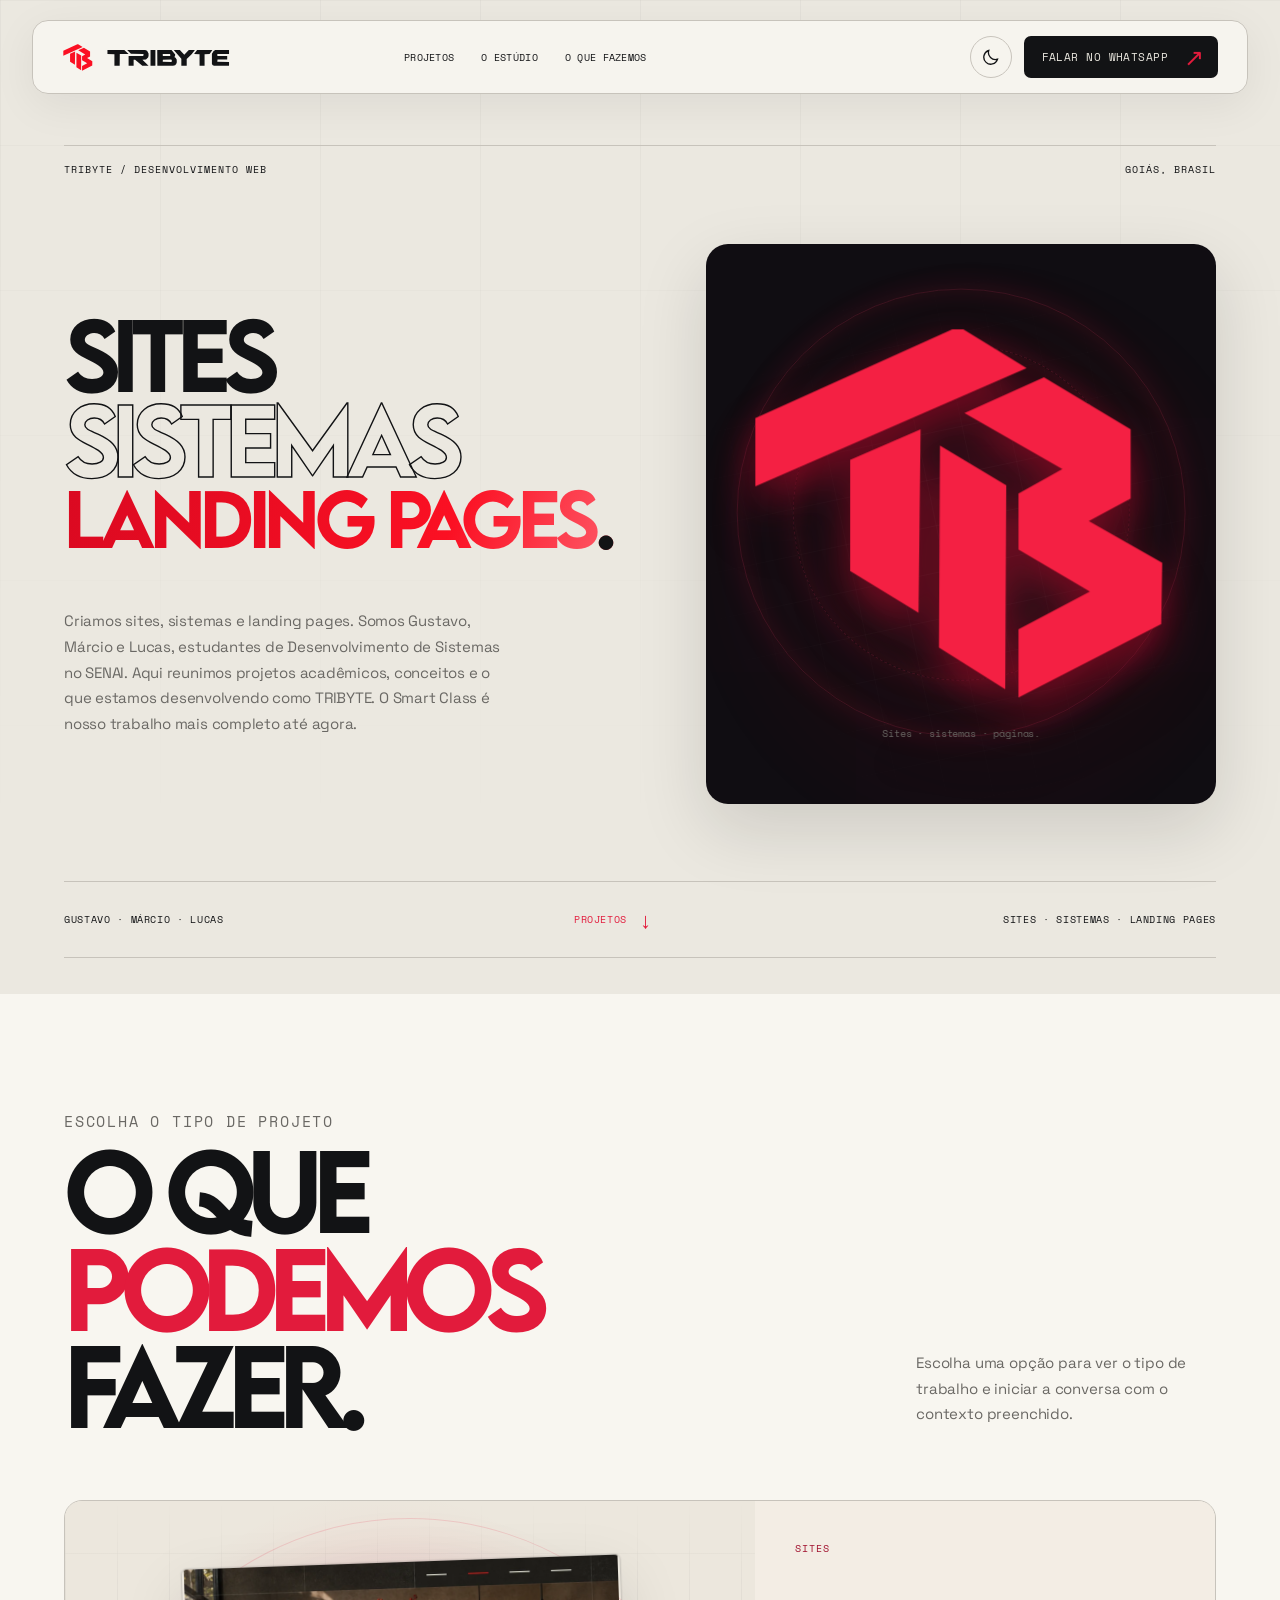
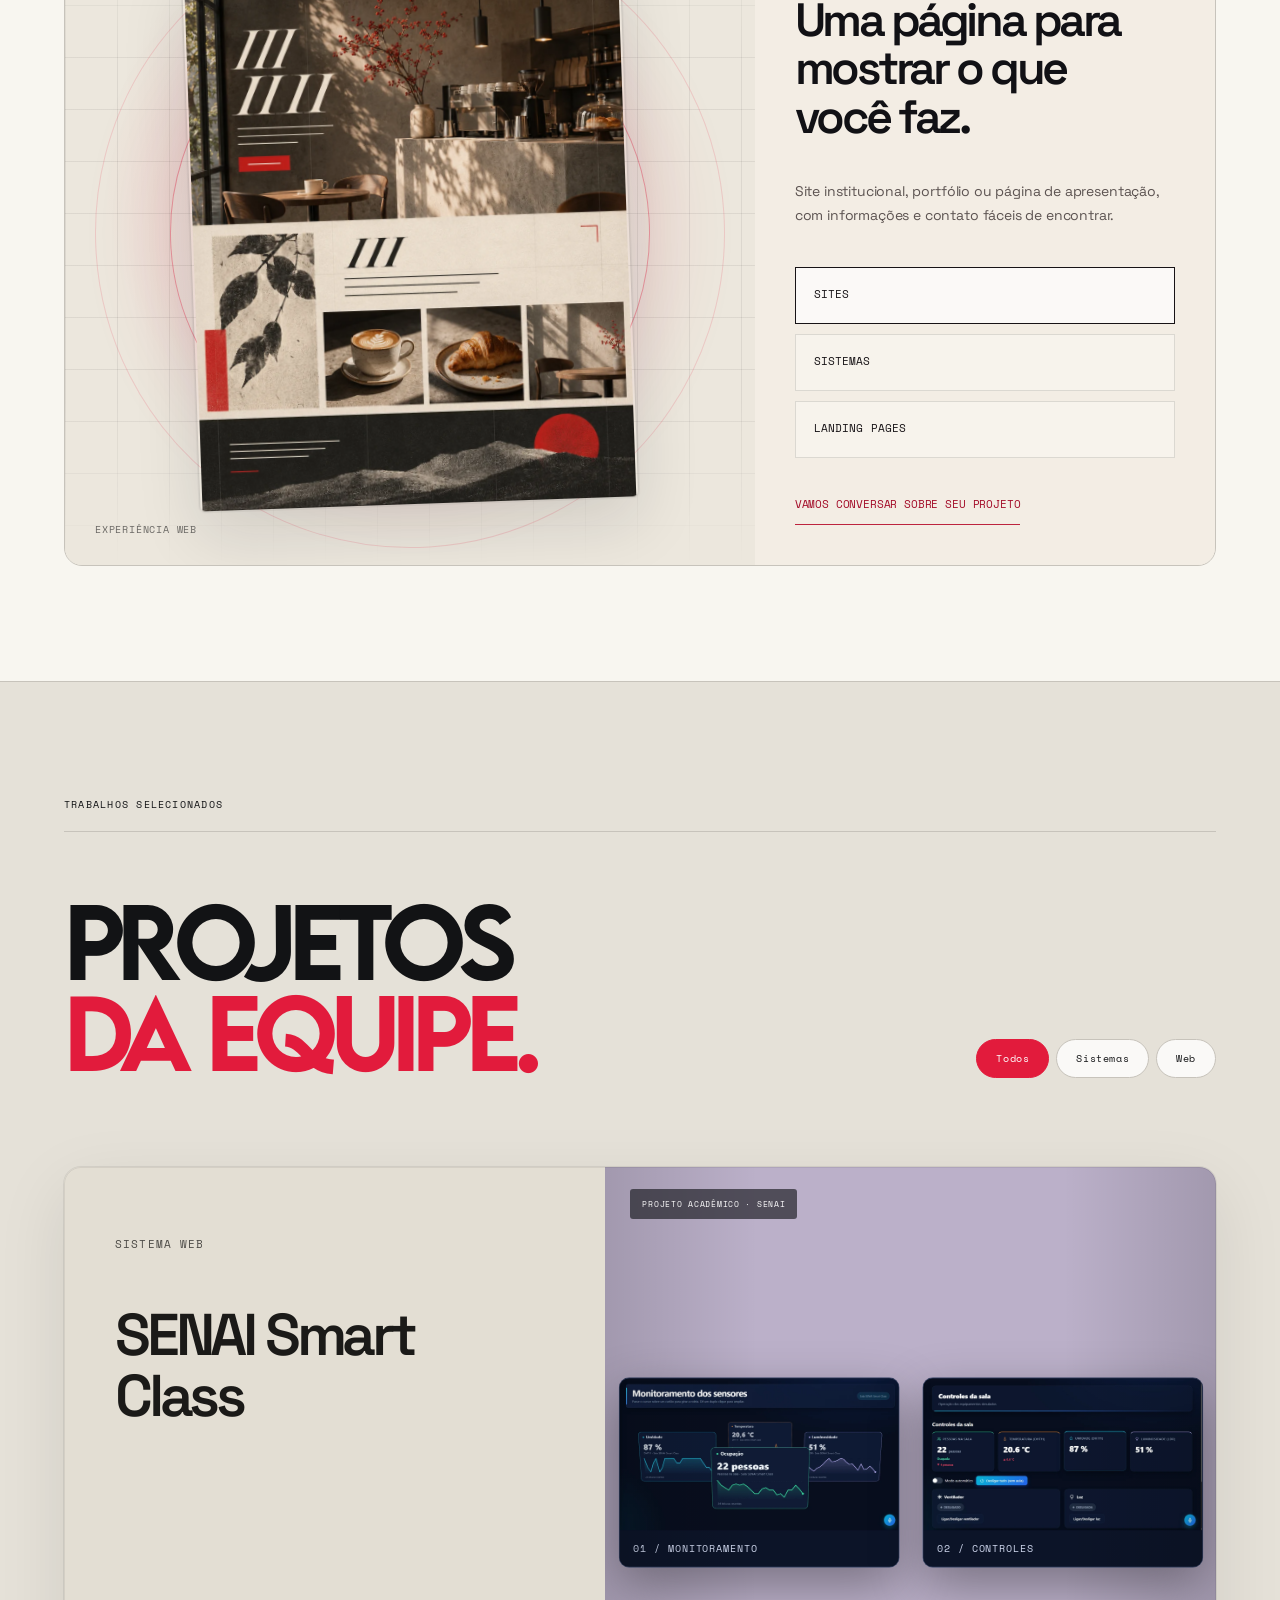
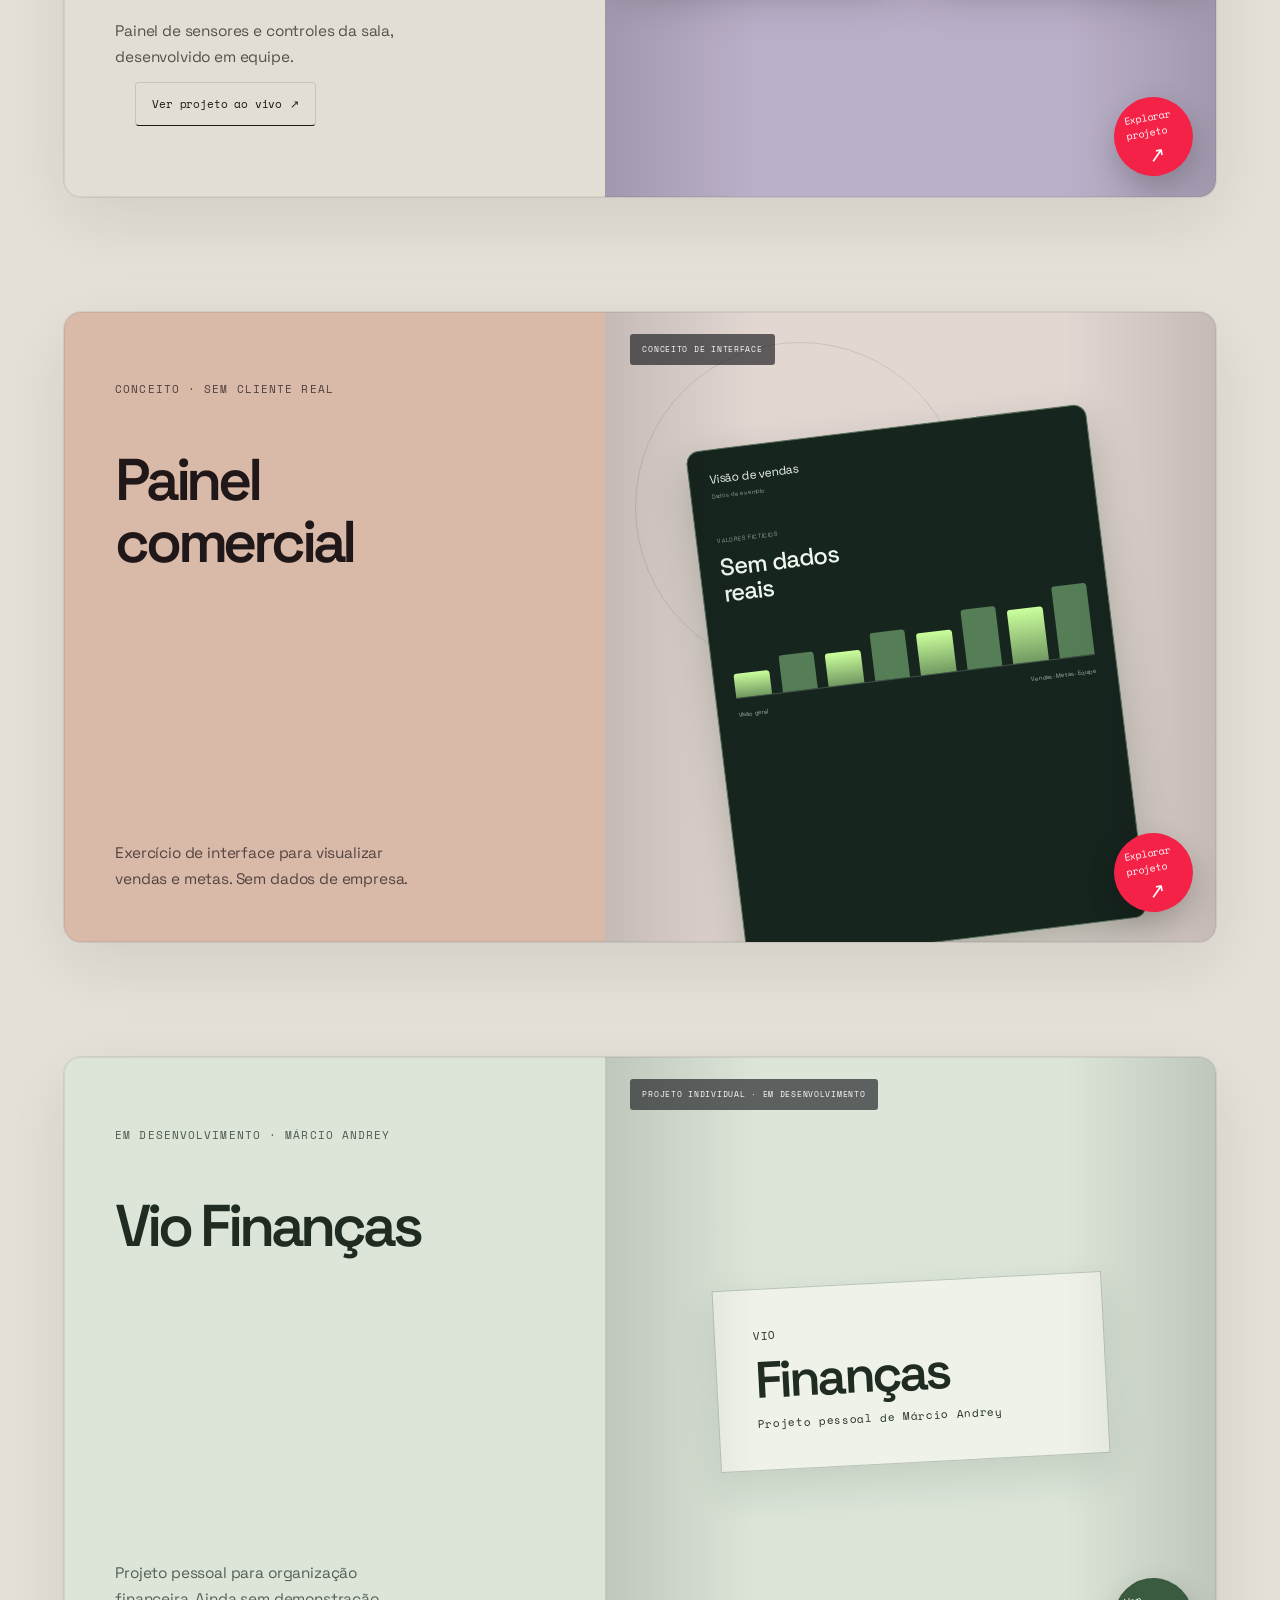
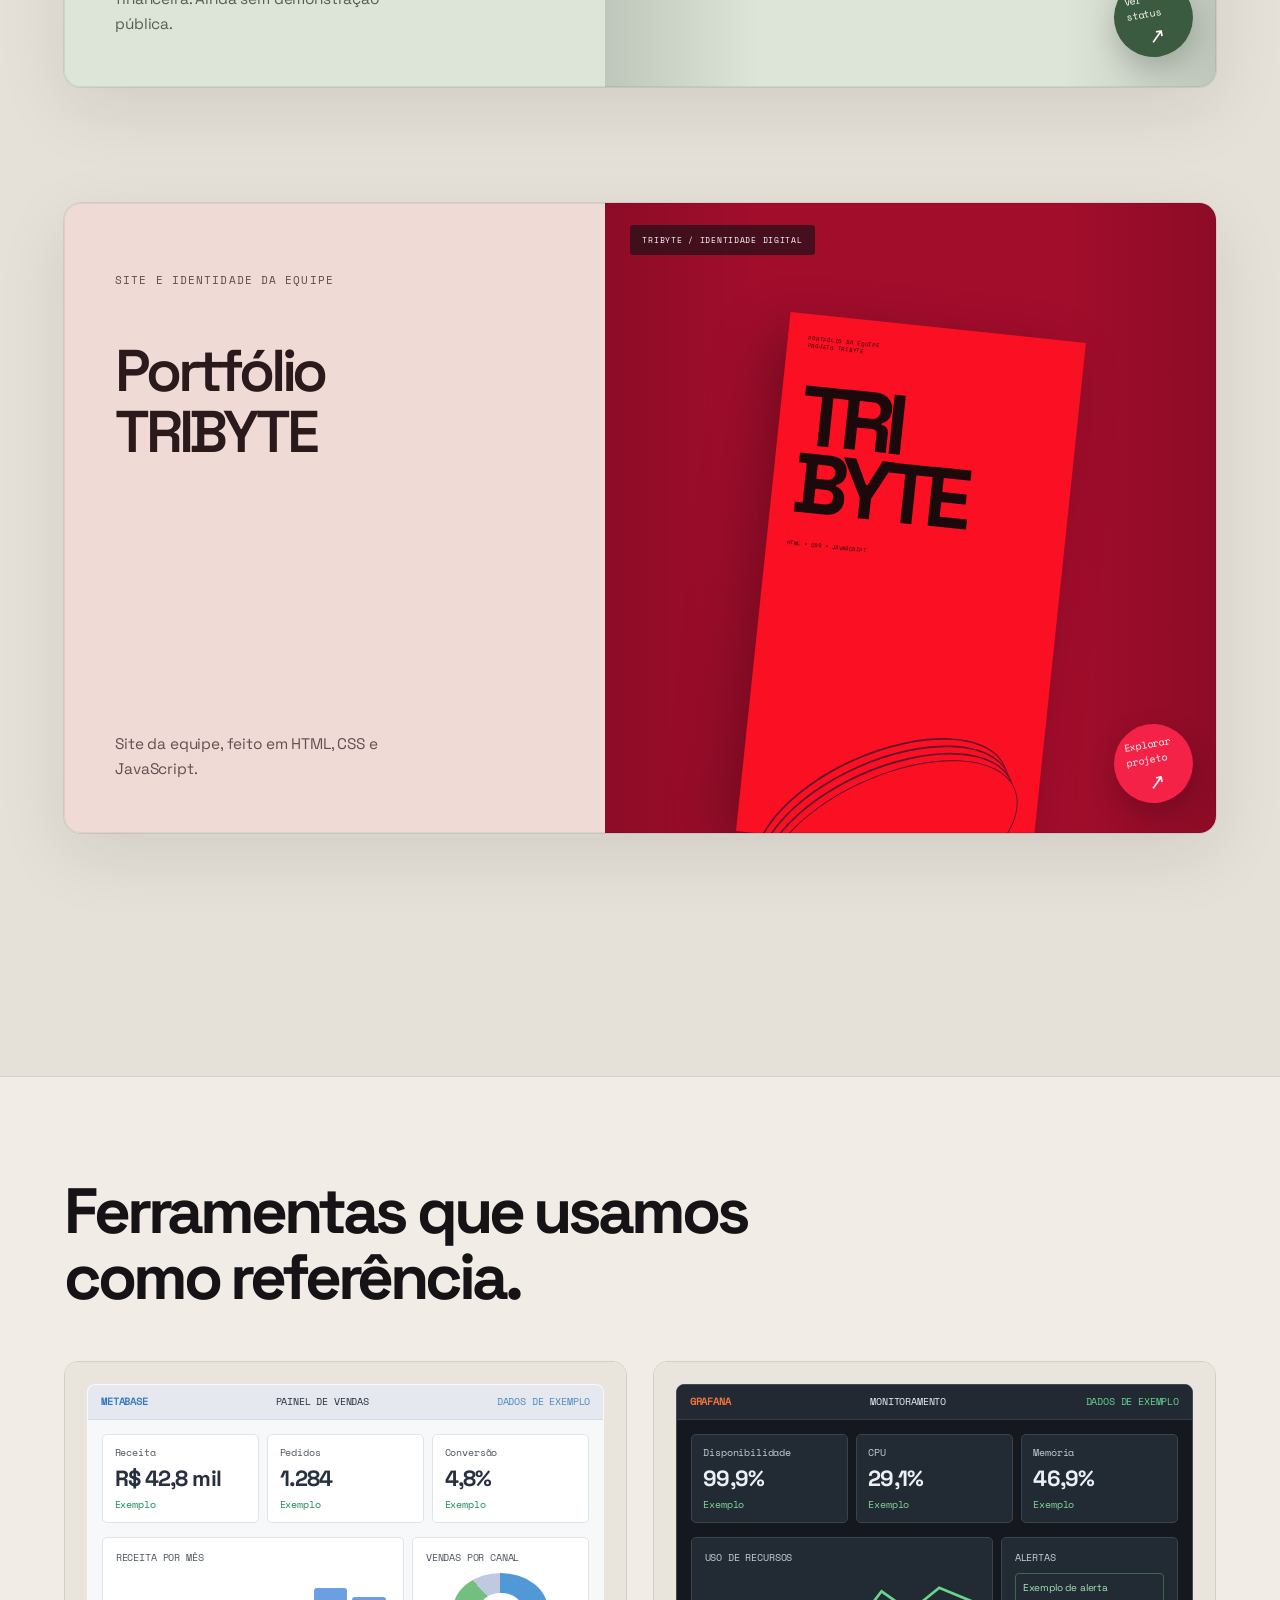
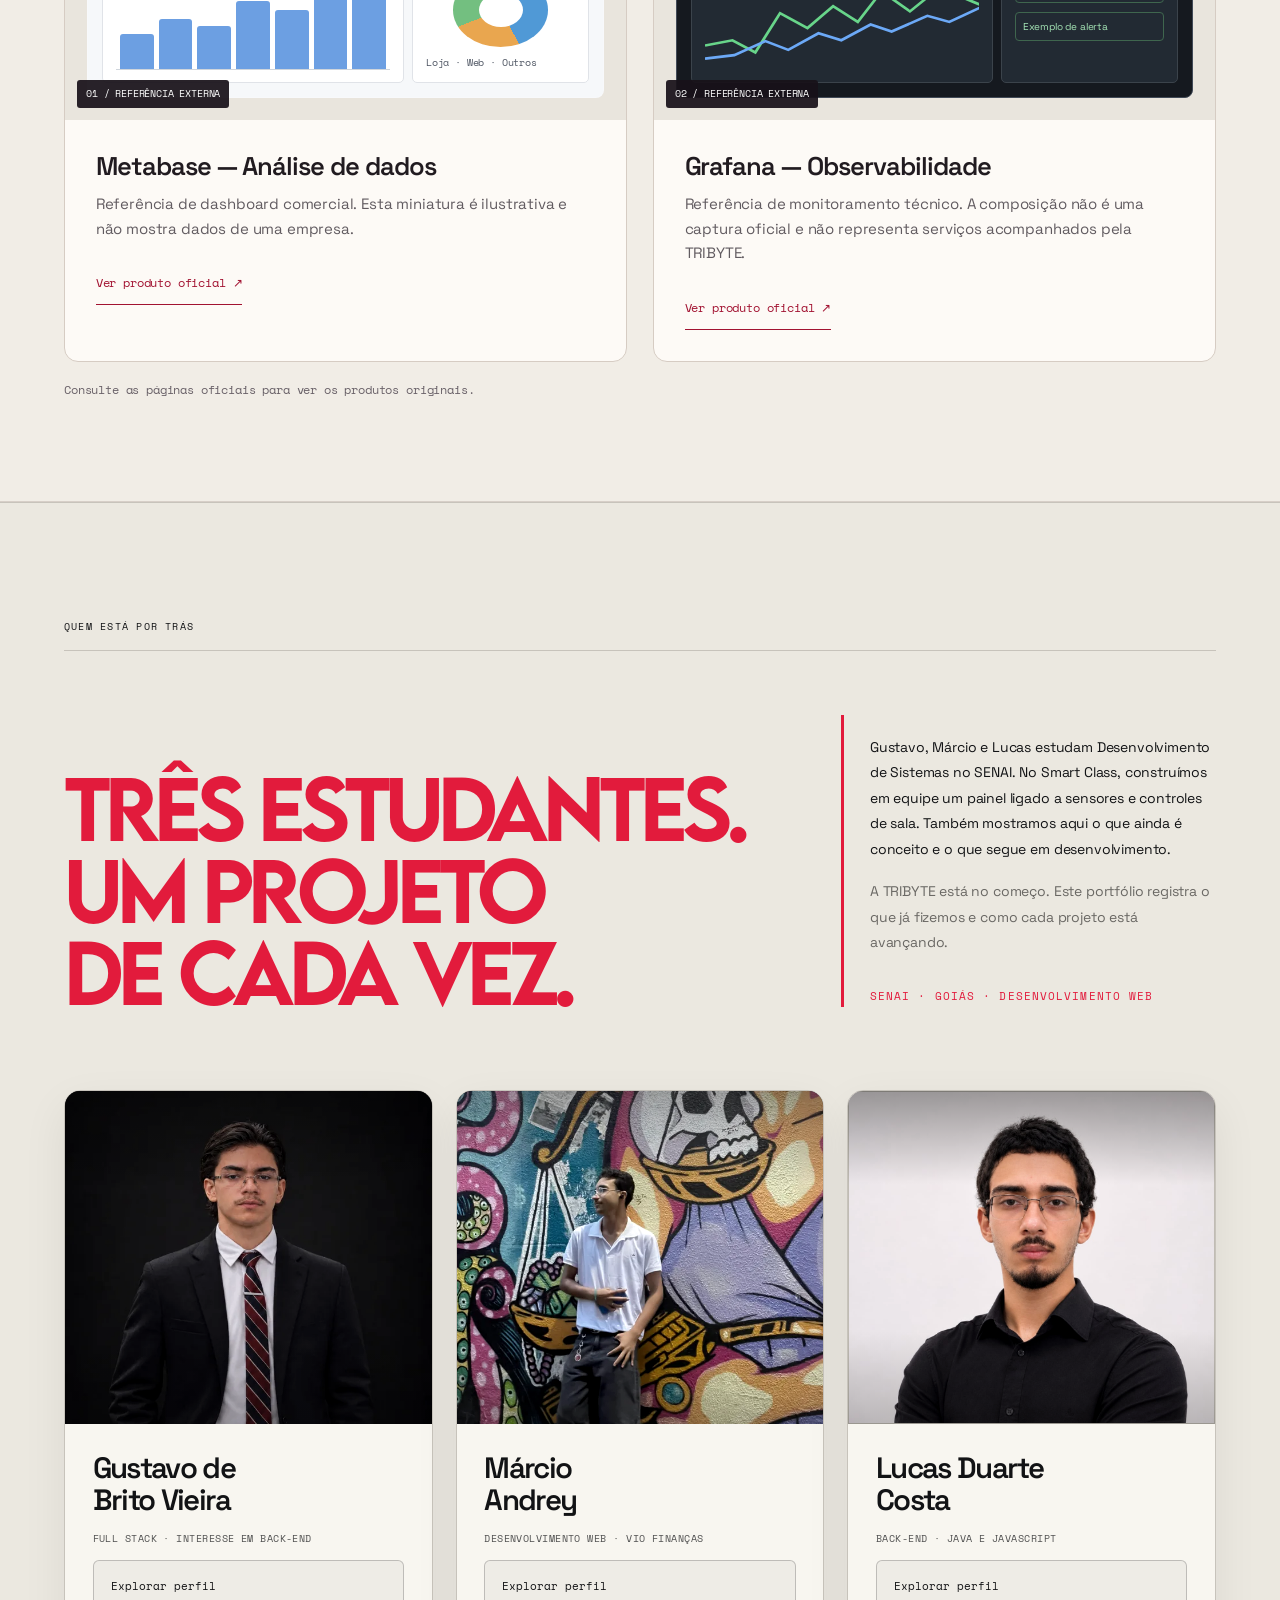
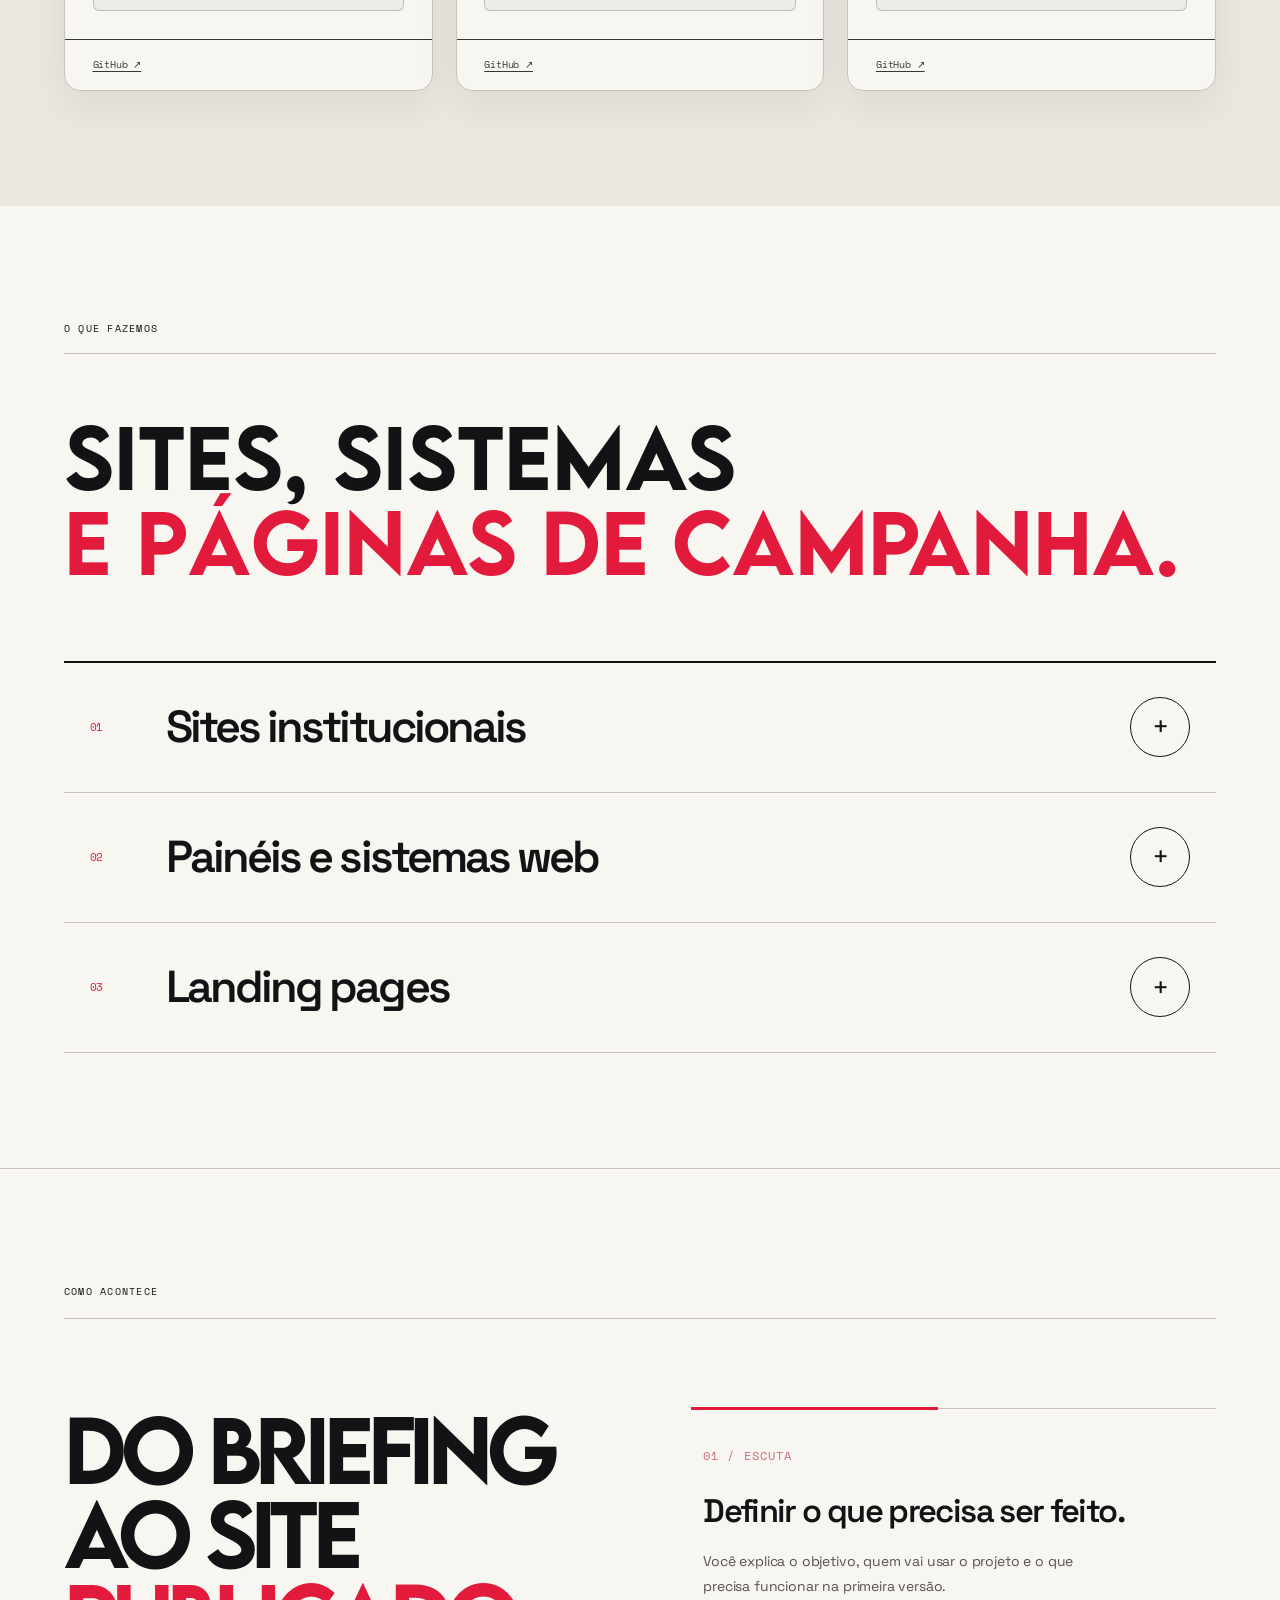
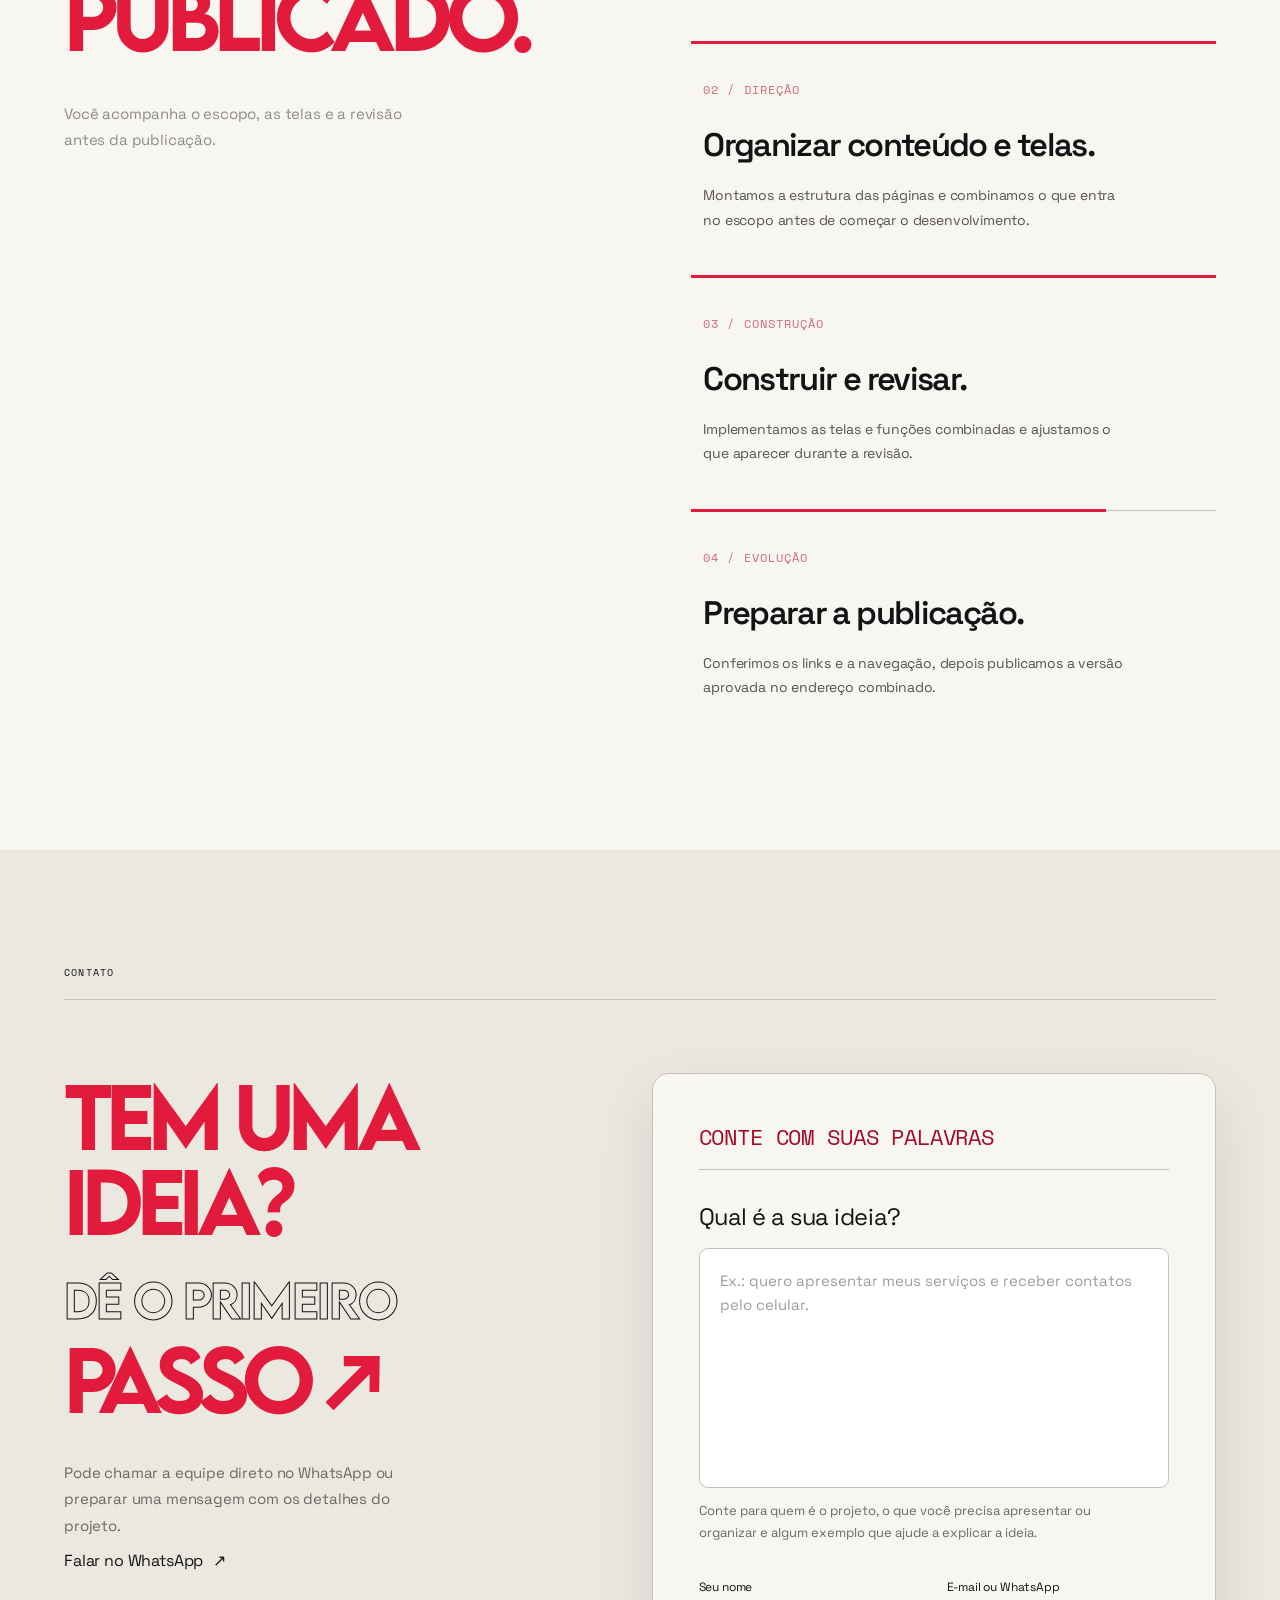
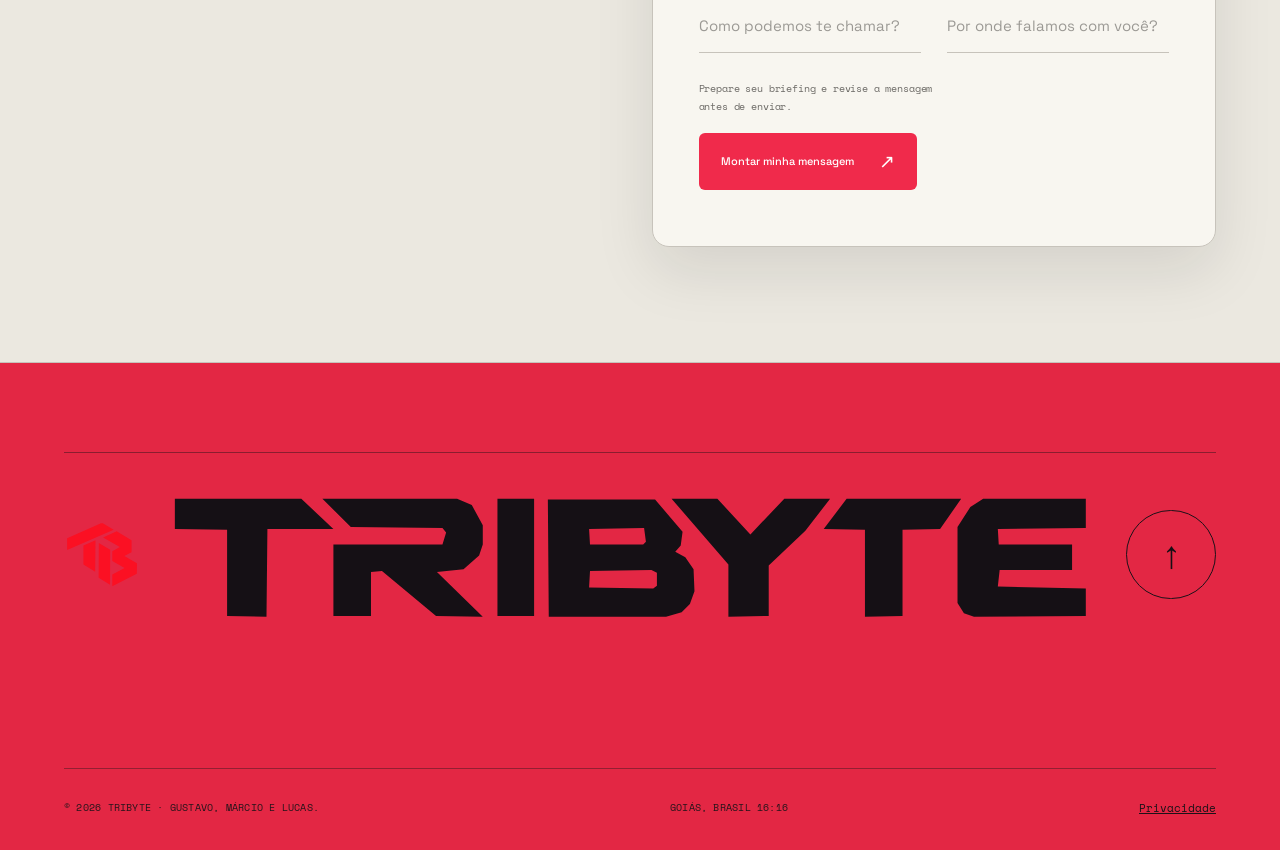
<file: index.html>
<!doctype html>
<html lang="pt-BR" data-theme="light">
  <head>
    <meta charset="utf-8" />
    <meta name="viewport" content="width=device-width, initial-scale=1" />
    <meta name="theme-color" content="#f1f0ea" />
    <meta name="description" content="Portfólio da TRIBYTE, equipe de Gustavo de Brito Vieira, Márcio Andrey e Lucas Duarte Costa. Projetos acadêmicos, conceitos e trabalhos em desenvolvimento." />
    <meta property="og:title" content="TRIBYTE | Projetos web da equipe" />
    <meta property="og:description" content="Projetos acadêmicos, conceitos e sistemas em desenvolvimento pela equipe de Gustavo, Márcio e Lucas." />
    <meta property="og:type" content="website" />
    <meta property="og:site_name" content="TRIBYTE" />
    <meta property="og:locale" content="pt_BR" />
    <meta property="og:url" content="https://portifolio-tribyte.vercel.app/" />
    <meta property="og:image" content="https://portifolio-tribyte.vercel.app/assets/og-tribyte.png" />
    <meta property="og:image:width" content="1200" />
    <meta property="og:image:height" content="630" />
    <meta property="og:image:alt" content="TRIBYTE — Portfólio de projetos acadêmicos, conceitos e trabalhos em desenvolvimento." />
    <meta name="twitter:card" content="summary_large_image" />
    <meta name="twitter:title" content="TRIBYTE | Projetos web da equipe" />
    <meta name="twitter:description" content="Projetos acadêmicos, conceitos e sistemas em desenvolvimento pela equipe TRIBYTE." />
    <meta name="twitter:image" content="https://portifolio-tribyte.vercel.app/assets/og-tribyte.png" />
    <meta name="robots" content="index, follow, max-image-preview:large" />
    <title>TRIBYTE | Projetos web da equipe</title>
    <link rel="canonical" href="https://portifolio-tribyte.vercel.app/" />
    <link rel="icon" href="assets/logo-tribyte-mark.svg" type="image/svg+xml" />
    <link rel="apple-touch-icon" href="assets/apple-touch-icon.png" sizes="180x180" />
    <link rel="preload" href="assets/space-grotesk.woff2" as="font" type="font/woff2" crossorigin />
    <script type="application/ld+json">{"@context":"https://schema.org","@type":"Organization","name":"TRIBYTE","url":"https://portifolio-tribyte.vercel.app/","logo":"https://portifolio-tribyte.vercel.app/assets/logo-tribyte-mark.svg","description":"Equipe de desenvolvimento web formada por Gustavo de Brito Vieira, Márcio Andrey e Lucas Duarte Costa."}</script>
    <script src="site-init.js"></script>
    <link rel="stylesheet" href="styles.css" />
    <script src="script.js" defer></script>
  </head>
  <body>
    <a class="skip-link" href="#conteudo">Pular para o conteúdo</a>
    <div class="scroll-progress" aria-hidden="true"></div>

    <!-- Navegação: acessível com teclado e adaptada ao toque. -->
    <header class="site-header">
      <a class="wordmark" href="#inicio" aria-label="TRIBYTE, início">
        <img class="brand-icon" src="assets/logo-tribyte-mark.svg" width="40" height="36" alt="" /><span class="brand-lettering" aria-hidden="true"></span>
      </a>
      <nav class="desktop-nav" aria-label="Navegação principal">
        <a href="#projetos">Projetos</a>
        <a href="#estudio">O estúdio</a>
        <a href="#servicos">O que fazemos</a>
      </nav>
      <div class="header-actions">
        <button
          class="theme-toggle icon-button"
          type="button"
          aria-label="Ativar modo claro"
          aria-pressed="false"
        >
          <svg
            class="sun-icon"
            viewBox="0 0 24 24"
            fill="none"
            stroke="currentColor"
            stroke-width="1.5"
            aria-hidden="true"
          >
            <circle cx="12" cy="12" r="4" />
            <path
              d="M12 2v2m0 16v2M2 12h2m16 0h2M5 5l1.5 1.5m11 11L19 19M5 19l1.5-1.5m11-11L19 5"
            />
          </svg>
          <svg
            class="moon-icon"
            viewBox="0 0 24 24"
            fill="none"
            stroke="currentColor"
            stroke-width="1.5"
            aria-hidden="true"
          >
            <path d="M20 14A8 8 0 0 1 10 4a8 8 0 1 0 10 10Z" />
          </svg>
        </button>
        <a class="header-cta" href="https://wa.me/5562992106861?text=Ol%C3%A1%2C%20TRIBYTE!%20Quero%20conversar%20sobre%20um%20projeto." target="_blank" rel="noopener noreferrer" aria-label="Falar com a TRIBYTE pelo WhatsApp, abre em nova aba">Falar no WhatsApp <span aria-hidden="true">↗</span></a>
        <button
          class="menu-toggle icon-button"
          type="button"
          aria-label="Abrir menu"
          aria-expanded="false"
          aria-controls="mobile-menu"
        >
          <span></span><span></span>
        </button>
      </div>
    </header>
    <nav
      class="mobile-menu"
      id="mobile-menu"
      aria-label="Navegação móvel"
      hidden
    >
      <a href="#projetos">Projetos <span>↗</span></a>
      <a href="#estudio">O estúdio <span>↗</span></a>
      <a href="#servicos">Serviços <span>↗</span></a>
      <p>Gustavo, Márcio e Lucas · Goiás</p>
    </nav>

    <main id="conteudo">
      <!-- Nova direção de arte TRIBYTE: sem manifesto nem navegação lateral. -->
      <section class="hero section-shell" id="inicio" aria-labelledby="hero-title">
        <div class="hero-topline">
          <span class="hero-status">TRIBYTE / DESENVOLVIMENTO WEB</span>
          <span>GOIÁS, BRASIL</span>
        </div>
        <div class="hero-composition">
          <div class="hero-copy">
            <h1 id="hero-title">
              <span>SITES</span>
              <span class="hero-outline">SISTEMAS</span>
              <span class="red-type">LANDING PAGES<span class="title-period">.</span></span>
            </h1>
            <div class="hero-intro">
              <p>Criamos sites, sistemas e landing pages. Somos Gustavo, Márcio e Lucas, estudantes de Desenvolvimento de Sistemas no SENAI. Aqui reunimos projetos acadêmicos, conceitos e o que estamos desenvolvendo como TRIBYTE. O Smart Class é nosso trabalho mais completo até agora.</p>
            </div>
          </div>
          <div class="hero-art tb-hero-art">
            <div class="art-grid" aria-hidden="true"></div>
            <span class="rx-portal-ring" aria-hidden="true"></span>
            <span class="rx-portal-ring" aria-hidden="true"></span>
            <span class="rx-portal-ring" aria-hidden="true"></span>
            <div class="tb-hero-stage">
              <svg class="tb-hero-svg" viewBox="550 145 440 395" role="group" aria-label="Monograma TB: três perspectivas"><path class="tb-piece tb-piece-1" d="M834 201 772 163 761 163 568 250 568 317Z" tabindex="0" role="button" aria-label="Sites" data-piece="1"/><path class="tb-piece tb-piece-2" d="M730 261 661 291 661 400 728 441Z M749 277 748 475 813 516 814 316Z" tabindex="0" role="button" aria-label="Sistemas" data-piece="2"/><path class="tb-piece tb-piece-3" d="M851 210 773 245 869 300 826 324 826 379 896 420 826 457 826 524 966 452 967 392 895 351 936 329 936 261Z" tabindex="0" role="button" aria-label="Landing pages" data-piece="3"/></svg>
              <p class="tb-piece-caption" id="tb-piece-caption" aria-live="polite">Sites · sistemas · páginas.</p>
            </div>
            <button type="button" class="tb-motion-button" id="tb-motion-enable" hidden>Ativar movimento</button>
          </div>
        </div>
        <div class="hero-bottom">
          <p>GUSTAVO · MÁRCIO · LUCAS</p>
          <a href="#projetos">PROJETOS <span aria-hidden="true">↓</span></a>
          <span class="hero-bottom-note">SITES · SISTEMAS · LANDING PAGES</span>
        </div>
      </section>

      <!-- Escolha interativa de serviço: Magic Bento + conceito de cards responsivos. -->
      <section class="rx-lab" id="rx-lab" aria-labelledby="rx-lab-main-title" data-active="sites">
        <div class="rx-lab-head">
          <div>
            <p class="mono-label">ESCOLHA O TIPO DE PROJETO</p>
            <h2 id="rx-lab-main-title">O QUE<br><span>PODEMOS</span><br>FAZER.</h2>
          </div>
          <p>Escolha uma opção para ver o tipo de trabalho e iniciar a conversa com o contexto preenchido.</p>
        </div>
        <div class="rx-lab-visual">
          <div class="rx-lab-canvas" aria-hidden="true">
            <div class="rx-lab-orbit"></div>
            <img class="rx-lab-image" id="rx-lab-image" src="assets/service-sites.webp" alt="" loading="lazy" decoding="async" />
            <span class="rx-lab-canvas-label" id="rx-lab-tag">EXPERIÊNCIA WEB</span>
          </div>
          <div class="rx-lab-panel">
            <span class="rx-eyebrow" id="rx-lab-eyebrow">SITES</span>
            <h3 id="rx-lab-title">Uma página para mostrar o que você faz.</h3>
            <p id="rx-lab-desc">Site institucional, portfólio ou página de apresentação, com informações e contato fáceis de encontrar.</p>
            <div class="rx-lab-options" role="group" aria-label="Selecione um tipo de projeto">
              <button class="is-current" type="button" data-lab-mode="sites" aria-pressed="true">SITES</button>
              <button type="button" data-lab-mode="sistemas" aria-pressed="false">SISTEMAS</button>
              <button type="button" data-lab-mode="landing" aria-pressed="false">LANDING PAGES</button>
            </div>
            <a class="rx-lab-cta" href="#contato" id="rx-lab-cta" data-service="Site institucional">VAMOS CONVERSAR SOBRE SEU PROJETO</a>
          </div>
        </div>
      </section>

      <!-- Cada cartão identifica o status e a origem do projeto. -->
      <section
        class="projects section-shell section-space"
        id="projetos"
        aria-labelledby="projects-title"
      >
        <div class="section-topline">
          <span class="mono-label">TRABALHOS SELECIONADOS</span
          >
        </div>
        <div class="section-heading project-heading">
          <h2 id="projects-title" data-scroll-title data-rb-split>
            Projetos<br /><span class="outline-text">da equipe.</span>
          </h2>
          <div class="project-heading-side">
            <div
              class="project-filters"
              role="group"
              aria-label="Filtrar projetos"
            >
              <button
                type="button"
                class="filter-button is-active"
                data-filter="all"
                aria-pressed="true"
              >
                Todos</button
              ><button
                type="button"
                class="filter-button"
                data-filter="sistema"
                aria-pressed="false"
              >
                Sistemas</button
              ><button
                type="button"
                class="filter-button"
                data-filter="web"
                aria-pressed="false"
              >
                Web
              </button>
            </div>
          </div>
        </div>
        <p class="sr-only" id="filter-status" aria-live="polite">
          4 projetos exibidos.
        </p>
        <div class="project-grid">
          <article
            class="project-card project-featured reveal"
            data-category="sistema"
          >
            <a class="project-open"
              data-project="smart"
              aria-label="Conhecer o projeto SENAI Smart Class" href="#project-dialog" aria-haspopup="dialog">
              <div class="project-visual smart-visual">
                <span class="visual-label">PROJETO ACADÊMICO · SENAI</span
                >
                <div class="smart-photo-gallery" aria-hidden="true">
                  <figure class="smart-photo smart-photo-primary">
                    <img src="assets/smart-class-sensores-hq.webp" width="1280" height="699" loading="lazy" decoding="async" alt="" />
                    <figcaption>01 / MONITORAMENTO</figcaption>
                  </figure>
                  <figure class="smart-photo smart-photo-secondary">
                    <img src="assets/smart-class-controles-hq.webp" width="1280" height="699" loading="lazy" decoding="async" alt="" />
                    <figcaption>02 / CONTROLES</figcaption>
                  </figure>
                </div>
                <span class="project-view"
                  >Explorar projeto <span>↗</span></span
                >
              </div>
              <div class="project-info">
                <div>
                  <span class="project-index">SISTEMA WEB</span>
                  <h3>SENAI Smart Class</h3>
                </div>
                <p>Painel de sensores e controles da sala, desenvolvido em equipe.</p>
              </div>
            </a>
            <a class="project-live-link" href="https://senai-smart-class-one.vercel.app/" target="_blank" rel="noopener noreferrer" aria-label="Ver SENAI Smart Class ao vivo em nova aba">Ver projeto ao vivo <span aria-hidden="true">↗</span></a>
          </article>
          <article class="project-card reveal" data-category="sistema">
            <a class="project-open"
              data-project="gestao"
              aria-label="Conhecer o projeto Gestão Comercial" href="#project-dialog" aria-haspopup="dialog">
              <div class="project-visual sales-visual">
                <span class="visual-label">CONCEITO DE INTERFACE</span
                >
                <div class="sales-composition" aria-hidden="true">
                  <span class="sales-orbit"></span>
                  <div class="sales-panel">
                    <div class="sales-heading">
                      <span
                        >Visão de vendas<small
                          >Dados de exemplo</small
                        ></span
                      >
                    </div>
                    <div class="sales-total">
                      <small>VALORES FICTÍCIOS</small
                      ><strong>Sem dados<br />reais</strong>
                    </div>
                    <div class="bars">
                      <i></i><i></i><i></i><i></i><i></i><i></i><i></i><i></i>
                    </div>
                    <div class="sales-panel-footer">
                      <span>Visão geral</span
                      ><span>Vendas · Metas · Equipe</span>
                    </div>
                  </div>

                </div>
                <span class="project-view"
                  >Explorar projeto <span>↗</span></span
                >
              </div>
              <div class="project-info">
                <div>
                  <span class="project-index">CONCEITO · SEM CLIENTE REAL</span>
                  <h3>Painel comercial</h3>
                </div>
                <p>Exercício de interface para visualizar vendas e metas. Sem dados de empresa.</p>
              </div>
            </a>
          </article>
          <article class="project-card reveal" data-category="sistema">
            <a class="project-open" href="#project-dialog" data-project="vio" aria-label="Abrir detalhes do Vio Finanças" aria-haspopup="dialog">
              <div class="project-visual vio-visual">
                <span class="visual-label">PROJETO INDIVIDUAL · EM DESENVOLVIMENTO</span>
                <div class="vio-concept" aria-hidden="true">
                  <span>VIO</span><strong>Finanças</strong><small>Projeto pessoal de Márcio Andrey</small>
                </div>
                <span class="project-view">Ver status <span>↗</span></span>
              </div>
              <div class="project-info">
                <div><span class="project-index">EM DESENVOLVIMENTO · MÁRCIO ANDREY</span><h3>Vio Finanças</h3></div>
                <p>Projeto pessoal para organização financeira. Ainda sem demonstração pública.</p>
              </div>
            </a>
          </article>
          <article class="project-card reveal" data-category="web">
            <a class="project-open"
              data-project="tribyte"
              aria-label="Conhecer o projeto de identidade digital TRIBYTE" href="#project-dialog" aria-haspopup="dialog">
              <div class="project-visual brand-visual">
                <span class="visual-label">TRIBYTE / IDENTIDADE DIGITAL</span
                >
                <div class="brand-poster" aria-hidden="true">
                  <span class="poster-kicker">PORTFÓLIO DA EQUIPE<br />PROJETO TRIBYTE</span><strong>TRI<br />BYTE</strong
                  ><span class="poster-bottom"
                    >HTML × CSS × JAVASCRIPT</span
                  ><span class="poster-lines"></span>
                </div>
                <span class="project-view"
                  >Explorar projeto <span>↗</span></span
                >
              </div>
              <div class="project-info">
                <div>
                  <span class="project-index">SITE E IDENTIDADE DA EQUIPE</span>
                  <h3>Portfólio TRIBYTE</h3>
                </div>
                <p>Site da equipe, feito em HTML, CSS e JavaScript.</p>
              </div>
            </a>
          </article>
        </div>
      </section>

      <section
        class="studio section-shell section-space"
        id="estudio"
        aria-labelledby="studio-title"
      >
        <div class="section-topline">
          <span class="mono-label">QUEM ESTÁ POR TRÁS</span
          >
        </div>
        <div class="studio-intro">
          <h2 id="studio-title" data-scroll-title data-rb-split>
            Três estudantes.<br />Um projeto<br /><span>de cada vez.</span>
          </h2>
          <div class="studio-story reveal">
                        <p>
              Gustavo, Márcio e Lucas estudam Desenvolvimento de Sistemas no SENAI. No Smart Class, construímos em equipe um painel ligado a sensores e controles de sala. Também mostramos aqui o que ainda é conceito e o que segue em desenvolvimento.
            </p>
            <p>
              A TRIBYTE está no começo. Este portfólio registra o que já fizemos e como cada projeto está avançando.
            </p>
            <span class="studio-signature">SENAI · GOIÁS · DESENVOLVIMENTO WEB</span>
          </div>
        </div>
        <div class="team-grid">
          <article class="team-card reveal">
            <div class="team-art gustavo-art">
              <img class="team-photo" src="assets/gustavo-perfil-terno.webp" width="640" height="853" alt="Retrato de Gustavo de Brito Vieira" loading="lazy" decoding="async" />
            </div>
            <div class="team-info">
              <h3>Gustavo de<br />Brito Vieira</h3>
              <span>Full stack · interesse em back-end</span>
              <p class="team-bio">Estudo Desenvolvimento de Sistemas no SENAI e também trabalho com suporte e infraestrutura de TI. No Smart Class, participei do desenvolvimento do painel ligado aos sensores e controles da sala. Quero atuar como desenvolvedor full stack e gosto especialmente de back-end.</p>
              <button class="button button-primary profile-open" type="button" data-profile aria-haspopup="dialog" aria-controls="profile-dialog">Explorar perfil</button>

            </div>
            <div class="team-footer">
              <a
                href="https://github.com/GustavobritoTDS"
                target="_blank"
                rel="noopener noreferrer"
                aria-label="GitHub de Gustavo de Brito Vieira, abre em nova aba"
                >GitHub ↗</a
              >
            </div>
          </article>
          <article class="team-card reveal">
            <div class="team-art marcio-art">
              <img class="team-photo" src="assets/marcio-perfil.webp" width="640" height="853" alt="Retrato de Márcio Andrey" loading="lazy" decoding="async" />
            </div>
            <div class="team-info">
              <h3>Márcio<br />Andrey</h3>
              <span>Desenvolvimento web · Vio Finanças</span>
              <p class="team-bio">Estudo Desenvolvimento de Sistemas no SENAI e participei do Smart Class, projeto que reúne um painel web e automação de sala com Arduino. Também estou desenvolvendo o Vio Finanças, um projeto pessoal de organização financeira.</p>
              <button class="button button-primary profile-open" type="button" data-profile aria-haspopup="dialog" aria-controls="profile-dialog">Explorar perfil</button>

            </div>
            <div class="team-footer">
              <a
                href="https://github.com/marcioandrey627-code"
                target="_blank"
                rel="noopener noreferrer"
                aria-label="GitHub de Márcio Andrey, abre em nova aba"
                >GitHub ↗</a
              >
            </div>
          </article>
          <article class="team-card reveal">
            <div class="team-art lucas-art">
              <img class="team-photo" src="assets/lucas-duarte.jpg" width="1122" height="1402" alt="Retrato de Lucas Duarte Costa" loading="lazy" decoding="async" />
            </div>
            <div class="team-info">
              <h3>Lucas Duarte<br />Costa</h3>
              <span>Back-end · Java e JavaScript</span>
              <p class="team-bio">Estudo Desenvolvimento de Sistemas no SENAI e tenho interesse em back-end, Java e JavaScript. No Smart Class, participei do desenvolvimento do painel web que se conecta aos sensores e controles da sala.</p>
              <button class="button button-primary profile-open" type="button" data-profile aria-haspopup="dialog" aria-controls="profile-dialog">Explorar perfil</button>

            </div>
            <div class="team-footer">
              <a
                href="https://github.com/lucasduartecosta09"
                target="_blank"
                rel="noopener noreferrer"
                aria-label="GitHub de Lucas Duarte Costa, abre em nova aba"
                >GitHub ↗</a
              >
            </div>
          </article>
        </div>
      </section>

      <section
        class="services section-shell section-space"
        id="servicos"
        aria-labelledby="services-title"
      >
        <div class="section-topline">
          <span class="mono-label">O QUE FAZEMOS</span
          >
        </div>
        <div class="section-heading">
          <h2 id="services-title" data-scroll-title data-rb-split>
            Sites, sistemas<br /><span class="outline-text">e páginas de campanha.</span>
          </h2>
        </div>
        <div class="service-list">
          <details class="service-item reveal">
            <summary>
              <span class="service-number">01</span>
              <h3>Sites institucionais</h3>
              <span class="service-expand" aria-hidden="true">+</span>
            </summary>
            <div class="service-body">
              <p>
                Uma página para explicar o que você faz, mostrar seus serviços
                e facilitar o contato. Pode ser um site institucional, portfólio
                ou página de apresentação.
              </p>
              <div class="service-chips">
                <span>Celular e desktop</span><span>Serviços e contato</span
                ><span>Páginas organizadas</span>
              </div>
              <a href="#contato" data-service="Site institucional"
                >Quero tirar meu site do papel <span>↗</span></a
              >
            </div>
          </details>
          <details class="service-item reveal">
            <summary>
              <span class="service-number">02</span>
              <h3>Painéis e sistemas web</h3>
              <span class="service-expand" aria-hidden="true">+</span>
            </summary>
            <div class="service-body">
              <p>
                Painéis, cadastros e áreas de gestão para reunir informações
                usadas pela sua equipe. Primeiro definimos as tarefas; depois,
                organizamos as telas e os dados.
              </p>
              <div class="service-chips">
                <span>Cadastros e listas</span><span>Filtros e busca</span
                ><span>Resumo de informações</span>
              </div>
              <a href="#contato" data-service="Sistema web"
                >Vamos pensar no seu sistema <span>↗</span></a
              >
            </div>
          </details>
          <details class="service-item reveal">
            <summary>
              <span class="service-number">03</span>
              <h3>Landing pages</h3>
              <span class="service-expand" aria-hidden="true">+</span>
            </summary>
            <div class="service-body">
              <p>
                Uma página focada em um produto, serviço ou campanha. Ela reúne
                as informações principais e deixa visível qual é o próximo passo
                para quem chegou.
              </p>
              <div class="service-chips">
                <span>Produto ou campanha</span
                ><span>Informações principais</span><span>Contato ou inscrição</span>
              </div>
              <a href="#contato" data-service="Landing page"
                >Vamos apresentar sua ideia <span>↗</span></a
              >
            </div>
          </details>
        </div>
      </section>

      <section
        class="process section-shell section-space"
        id="processo"
        aria-labelledby="process-title"
      >
        <div class="section-topline">
          <span class="mono-label">COMO ACONTECE</span>
        </div>
        <div class="process-layout">
          <div class="process-heading">
            <h2 id="process-title" data-scroll-title data-rb-split>
              Do briefing<br />ao site<br /><em>publicado.</em>
            </h2>
            <p>
              Você acompanha o escopo, as telas e a revisão antes da publicação.
            </p>

          </div>
          <ol class="process-steps">
            <li class="reveal">
              <span>01 / ESCUTA</span>
              <h3>Definir o que precisa ser feito.</h3>
              <p>
                Você explica o objetivo, quem vai usar o projeto e o que precisa
                funcionar na primeira versão.
              </p>
            </li>
            <li class="reveal">
              <span>02 / DIREÇÃO</span>
              <h3>Organizar conteúdo e telas.</h3>
              <p>
                Montamos a estrutura das páginas e combinamos o que entra no
                escopo antes de começar o desenvolvimento.
              </p>
            </li>
            <li class="reveal">
              <span>03 / CONSTRUÇÃO</span>
              <h3>Construir e revisar.</h3>
              <p>
                Implementamos as telas e funções combinadas e ajustamos o que
                aparecer durante a revisão.
              </p>
            </li>
            <li class="reveal">
              <span>04 / EVOLUÇÃO</span>
              <h3>Preparar a publicação.</h3>
              <p>
                Conferimos os links e a navegação, depois publicamos a versão
                aprovada no endereço combinado.
              </p>
            </li>
          </ol>
        </div>
      </section>

      <!-- O WhatsApp está disponível sem preencher o briefing. -->
      <section
        class="contact section-shell section-space"
        id="contato"
        aria-labelledby="contact-title"
      >
        <div class="section-topline">
<span class="mono-label">CONTATO</span>
        </div>
        <div class="contact-layout">
          <div class="contact-copy">
            <h2 id="contact-title" data-scroll-title data-rb-split>
              Tem uma<br />ideia<span>?</span><br /><span
                class="contact-outline"
                >Dê o primeiro</span
              ><br />passo<span>↗</span>
            </h2>
            <p>
              Pode chamar a equipe direto no WhatsApp ou preparar uma mensagem
              com os detalhes do projeto.
            </p>
            <a class="contact-direct-link" href="https://wa.me/5562992106861?text=Ol%C3%A1%2C%20TRIBYTE!%20Quero%20conversar%20sobre%20um%20projeto." target="_blank" rel="noopener noreferrer">Falar no WhatsApp <span aria-hidden="true">↗</span></a>

          </div>
          <form class="contact-form letter-form" id="briefing-form">
            <div class="form-heading"><span>CONTE COM SUAS PALAVRAS</span></div>
            <input type="hidden" name="service" id="service" value="" />
            <label class="letter-label" for="message">Qual é a sua ideia?
              <textarea id="message" name="message" rows="8" minlength="10" maxlength="3000" required placeholder="Ex.: quero apresentar meus serviços e receber contatos pelo celular."></textarea>
            </label>
            <p class="letter-hint">Conte para quem é o projeto, o que você precisa apresentar ou organizar e algum exemplo que ajude a explicar a ideia.</p>
            <div class="form-row">
              <label for="name">Seu nome<input id="name" name="name" type="text" autocomplete="name" placeholder="Como podemos te chamar?" required minlength="2" maxlength="100" /></label>
              <label for="contact">E-mail ou WhatsApp<input id="contact" name="contact" type="text" autocomplete="email" placeholder="Por onde falamos com você?" required minlength="5" maxlength="180" /></label>
            </div>
            <div class="form-bottom">
              <p id="contact-help">O texto é preparado aqui. Você revisa e decide se quer enviá-lo pelo WhatsApp.</p>
              <button class="button button-primary" id="briefing-submit" type="submit">Montar minha mensagem <span aria-hidden="true">↗</span></button>
            </div>
            <p class="form-status" id="form-status" role="status" aria-live="polite"></p>
          </form>
        </div>
      </section>
    </main>

    <footer class="site-footer section-shell">
      <div class="footer-top">
        <a
          class="footer-wordmark"
          href="#inicio"
          aria-label="TRIBYTE, voltar ao início"
          ><img class="footer-mark" src="assets/logo-tribyte-mark.svg" alt="" width="100" height="90"/><span class="footer-lettering" aria-hidden="true"></span></a
        >
        <a class="back-top" href="#inicio" aria-label="Voltar ao início">↑</a>
      </div>
      <div class="footer-bottom">
        <span
          >© <span id="current-year">2026</span> TRIBYTE · GUSTAVO, MÁRCIO E LUCAS.</span
        ><span
          >GOIÁS, BRASIL
          <time class="local-time">--:--</time></span
        ><button type="button" class="privacy-button" data-open-privacy>
          Privacidade
        </button>
      </div>
    </footer>

    <!-- Modais nativos: Escape, foco e navegação por teclado. -->
    <dialog
      class="project-dialog"
      id="project-dialog"
      aria-labelledby="project-dialog-title"
    >
      <button
        class="dialog-close icon-button"
        type="button"
        aria-label="Fechar detalhes do projeto"
      >
        ×
      </button>
      <div class="dialog-project-art" aria-hidden="true">
        <img class="dialog-art-image" id="project-dialog-art-img" alt="" loading="lazy" decoding="async" />
        <div class="project-side-gallery" id="project-dialog-side-gallery" hidden>
          <figure>
            <img src="assets/smart-class-sensores-hq.webp" alt="Painel de monitoramento dos sensores do SENAI Smart Class" loading="lazy" decoding="async" />
            <figcaption>01 / MONITORAMENTO</figcaption>
          </figure>
          <figure>
            <img src="assets/smart-class-controles-hq.webp" alt="Painel de controles do SENAI Smart Class" loading="lazy" decoding="async" />
            <figcaption>02 / CONTROLES</figcaption>
          </figure>
        </div>
        <span class="dialog-art-index">01</span
        ><span class="dialog-art-symbol">↗</span
        ><strong class="dialog-art-name">SMART<br />CLASS</strong>
      </div>
      <div class="dialog-content">
        <span class="mono-label" id="project-dialog-category"></span>
        <h2 id="project-dialog-title"></h2>
        <p class="dialog-lead" id="project-dialog-description"></p>

        <h3>O projeto em foco</h3>
        <ul class="project-features" id="project-dialog-features"></ul>
        <div class="smart-modal-gallery" id="smart-modal-gallery" hidden aria-label="Capturas reais do SENAI Smart Class">
          <figure><img src="assets/smart-class-sensores.webp" width="360" height="163" alt="Tela de monitoramento dos sensores, com gráficos de umidade, temperatura, luminosidade e ocupação da sala." loading="lazy" decoding="async" /><figcaption>Monitoramento dos sensores</figcaption></figure>
          <figure><img src="assets/smart-class-controles.webp" width="360" height="163" alt="Tela de controles da sala, com painéis informativos e controles de luz e ventilador." loading="lazy" decoding="async" /><figcaption>Controles da sala</figcaption></figure>
        </div>
        <p class="dialog-note" id="project-dialog-note"></p>
        <a class="button button-secondary" id="project-dialog-live" href="https://senai-smart-class-one.vercel.app/" target="_blank" rel="noopener noreferrer" hidden>Ver projeto ao vivo <span aria-hidden="true">↗</span></a>
        <a
          class="button button-primary"
          id="project-dialog-link"
          href="#contato"
          >Conversar sobre algo assim <span>↗</span></a
        >
      </div>
    </dialog>
    <dialog
      class="project-dialog profile-dialog"
      id="profile-dialog"
      aria-labelledby="profile-dialog-title"
    >
      <button
        class="dialog-close icon-button"
        type="button"
        aria-label="Fechar perfil"
      >
        ×
      </button>
      <div class="dialog-project-art profile-dialog-art" aria-hidden="true">
        <img class="profile-dialog-photo" id="profile-dialog-photo" alt="" />
      </div>
      <div class="dialog-content profile-dialog-content">
        <span class="mono-label" id="profile-dialog-category">PERFIL / DESENVOLVIMENTO WEB</span>
        <h2 id="profile-dialog-title"></h2>
        <h3>Sobre mim</h3>
        <p class="profile-dialog-bio" id="profile-dialog-bio"></p>
      </div>
    </dialog>
    <dialog
      class="briefing-dialog"
      id="briefing-dialog"
      aria-labelledby="briefing-title"
    >
      <button
        class="dialog-close icon-button"
        type="button"
        aria-label="Fechar briefing"
      >
        ×</button
      ><span class="mono-label"><i></i> PRIMEIRO PASSO, FEITO.</span>
      <h2 id="briefing-title">Sua ideia já<br />tem um começo<span>.</span></h2>
      <p>
        Revise seu briefing e guarde uma cópia. Nenhuma mensagem foi enviada.
      </p>
      <textarea
        id="briefing-output"
        readonly
        aria-label="Texto do briefing"
      ></textarea>
      <div class="briefing-actions">
        <button class="button button-primary" id="copy-briefing" type="button">
          Copiar briefing <span>↗</span></button
        ><button
          class="button button-outline"
          id="download-briefing"
          type="button"
        >
          Baixar .txt <span>↓</span></button
        ><button
          class="button button-primary"
          id="send-briefing"
          type="button"
          hidden
        >
          Enviar mensagem <span>↗</span>
        </button>
      </div>
      <p id="briefing-status" role="status" aria-live="polite"></p>
    </dialog>
    <dialog
      class="privacy-dialog"
      id="privacy-dialog"
      aria-labelledby="privacy-title"
    >
      <button
        class="dialog-close icon-button"
        type="button"
        aria-label="Fechar privacidade"
      >
        ×</button
      ><span class="mono-label">TRIBYTE / PRIVACIDADE</span>
      <h2 id="privacy-title">Seus dados,<br />com clareza.</h2>
      <p>
        Este portfólio não usa ferramentas de análise nem cookies de
        publicidade. Sua preferência de tema é salva apenas neste navegador.
      </p>
      <p>
        O briefing é preparado neste navegador e não é salvo pelo site. Você
        revisa o texto antes de copiar, baixar ou abrir o WhatsApp. Ao usar um
        serviço externo, passam a valer as práticas de privacidade dele.
      </p>
      <p>
        Ao visitar um link externo, passam a valer as práticas de privacidade do
        serviço de destino.
      </p>
    </dialog>
    <div class="tb-intro" id="brand-intro" aria-hidden="true"></div>
    <noscript
      ><div class="noscript-note">
        Você pode explorar o portfólio e os serviços. Ative o JavaScript para
        usar filtros, detalhes dos projetos e o briefing.
      </div></noscript
    >
  </body>
</html>
</file>
<file: styles.css>
/* ===== styles.css ===== */
/* TRIBYTE — sistema visual: preto, branco e vermelho neon. */
@font-face {
  font-family: Space Grotesk;
  src: url("assets/space-grotesk.woff2") format("woff2");
  font-weight: 400 700;
  font-display: swap;
}
@font-face {
  font-family: Space Mono;
  src: url("assets/space-mono.woff2") format("woff2");
  font-weight: 400;
  font-display: swap;
}
/* Só existe o peso Medium: a faixa evita negrito sintético nos títulos. */
@font-face {
  font-family: "LEMON MILK";
  src: url("assets/LEMONMILK-Medium.otf") format("opentype");
  font-weight: 400 800;
  font-display: swap;
}
h1,
h2 {
  font-family: "LEMON MILK", "Space Grotesk", Arial, sans-serif;
}
:root {
  --bg: #0b0b0b;
  --surface: #121212;
  --surface-alt: #191919;
  --text: #f4f3ee;
  --muted: #a5a5a2;
  --line: #303030;
  --accent: #fb1023;
  --accent-ink: #ff5260;
  --on-accent: #130608;
  --header: rgba(11, 11, 11, 0.91);
  --display: "Space Grotesk", Arial, sans-serif;
  --mono: "Space Mono", monospace;
  --gutter: clamp(22px, 4.4vw, 80px);
  --ease: cubic-bezier(0.2, 0.75, 0.25, 1);
  color-scheme: dark;
}
:root[data-theme="light"] {
  --bg: #f1f0ea;
  --surface: #e7e5de;
  --surface-alt: #deddd6;
  --text: #151515;
  --muted: #5b5b58;
  --line: #c9c7c0;
  --accent: #fb1023;
  --accent-ink: #a90d1c;
  --header: rgba(241, 240, 234, 0.94);
  color-scheme: light;
}
*,
*::before,
*::after {
  box-sizing: border-box;
}
html {
  scroll-behavior: smooth;
  scroll-padding-top: 104px;
}
body {
  margin: 0;
  background: var(--bg);
  color: var(--text);
  font-family: var(--display);
  font-size: 16px;
  line-height: 1.55;
  transition:
    background 0.3s,
    color 0.3s;
  overflow-x: clip;
}
body.modal-open,
body.menu-open {
  overflow: hidden;
}
a {
  color: inherit;
  text-decoration: none;
}
button,
input,
textarea,
select {
  font: inherit;
}
button {
  cursor: pointer;
  color: inherit;
}
button,
a,
input,
textarea,
summary {
  -webkit-tap-highlight-color: transparent;
}
button {
  background: none;
  border: 0;
}
button[hidden],
[hidden] {
  display: none !important;
}
svg {
  display: block;
  max-width: 100%;
}
img {
  max-width: 100%;
  display: block;
}
p,
h1,
h2,
h3 {
  margin: 0;
}
button:focus-visible,
a:focus-visible,
summary:focus-visible {
  outline: 2px solid var(--accent-ink);
  outline-offset: 7px;
}
input:focus-visible,
textarea:focus-visible {
  outline: 2px solid var(--accent-ink);
  outline-offset: 4px;
}
::selection {
  background: var(--accent);
  color: #0b0b0b;
}
.sr-only {
  position: absolute;
  width: 1px;
  height: 1px;
  padding: 0;
  margin: -1px;
  overflow: hidden;
  clip: rect(0, 0, 0, 0);
  white-space: nowrap;
  border: 0;
}
.section-shell {
  padding-inline: var(--gutter);
  max-width: 1800px;
  margin-inline: auto;
}
.section-space {
  padding-block: 110px;
}
.mono-label {
  font: 10px/1.5 var(--mono);
  letter-spacing: 0.07em;
  display: inline-flex;
  align-items: center;
  gap: 11px;
}
.mono-label i {
  width: 7px;
  height: 7px;
  background: var(--accent);
  display: inline-block;
}
.skip-link {
  position: fixed;
  top: 12px;
  left: 20px;
  z-index: 100;
  background: var(--accent);
  color: #000;
  padding: 12px 22px;
  transform: translateY(-160%);
}
.skip-link:focus {
  transform: translateY(0);
}
.scroll-progress {
  position: fixed;
  top: 0;
  left: 0;
  height: 2px;
  width: 100%;
  background: var(--accent);
  transform: scaleX(0);
  transform-origin: left;
  z-index: 60;
}
.cursor-halo {
  position: fixed;
  left: 0;
  top: 0;
  width: 34px;
  height: 34px;
  border: 1px solid rgba(251, 16, 35, 0.6);
  border-radius: 50%;
  pointer-events: none;
  z-index: 90;
  opacity: 0;
  transform: translate(-50%, -50%);
  transition:
    width 0.2s,
    height 0.2s,
    background 0.2s,
    opacity 0.2s;
  mix-blend-mode: difference;
}
.cursor-halo.is-hovering {
  width: 56px;
  height: 56px;
  background: rgba(251, 16, 35, 0.15);
}
/* Header */
.site-header {
  height: 93px;
  padding: 0 var(--gutter);
  max-width: 1800px;
  margin: auto;
  display: flex;
  align-items: center;
  justify-content: space-between;
  gap: 24px;
  border-bottom: 1px solid var(--line);
  position: sticky;
  top: 0;
  z-index: 50;
  background: var(--header);
  backdrop-filter: blur(18px);
}
.wordmark {
  font-weight: 700;
  font-size: 25px;
  letter-spacing: -1.5px;
  display: inline-flex;
  align-items: center;
  gap: 8px;
  line-height: 1;
}
.brand-icon {
  width: 26px;
  height: 28px;
  color: var(--accent);
}
.brand-dot {
  font-size: 11px;
  align-self: flex-start;
  margin: 1px 0 0 -4px;
  letter-spacing: 0;
}
.desktop-nav {
  display: flex;
  gap: 34px;
  align-items: center;
  margin-left: 80px;
}
.desktop-nav a {
  font-size: 12px;
  position: relative;
}
.desktop-nav a::after {
  content: "";
  position: absolute;
  left: 0;
  bottom: -9px;
  width: 100%;
  height: 1px;
  background: var(--accent);
  transform: scaleX(0);
  transform-origin: left;
  transition: transform 0.25s;
}
.desktop-nav a:hover::after,
.desktop-nav a.is-active::after {
  transform: scaleX(1);
}
.desktop-nav a span {
  font: 8px var(--mono);
  color: var(--accent-ink);
  margin-left: 5px;
  vertical-align: super;
}
.header-actions {
  display: flex;
  align-items: center;
  gap: 24px;
}
.icon-button {
  width: 38px;
  height: 38px;
  display: grid;
  place-items: center;
  padding: 8px;
}
.theme-toggle {
  border: 1px solid var(--line);
  border-radius: 50%;
}
.theme-toggle svg {
  width: 20px;
  height: 20px;
}
.moon-icon {
  display: none;
}
:root[data-theme="light"] .sun-icon {
  display: none;
}
:root[data-theme="light"] .moon-icon {
  display: block;
}
.header-cta {
  font-size: 12px;
  display: flex;
  align-items: center;
  gap: 25px;
}
.header-cta span {
  font-size: 23px;
  color: var(--accent-ink);
}
.menu-toggle {
  display: none;
}
.mobile-menu {
  display: none;
}
/* Abertura e objeto vetorial */
.hero {
  position: relative;
  padding-top: 28px;
  overflow: hidden;
}
.hero-eyebrow {
  display: flex;
  align-items: center;
  gap: 8px;
  font: 9px var(--mono);
  letter-spacing: 0.07em;
  color: var(--muted);
}
.status-dot {
  width: 6px;
  height: 6px;
  background: var(--accent);
  border-radius: 50%;
  box-shadow: 0 0 12px #fb102366;
  flex: none;
}
.hero-location {
  margin-left: auto;
  color: var(--muted);
}
.hero-composition {
  position: relative;
  min-height: 635px;
  padding-top: 63px;
}
.hero-copy {
  position: relative;
  z-index: 3;
  pointer-events: none;
  max-width: 820px;
}
.hero-copy a {
  pointer-events: auto;
}
.hero h1 {
  font-size: clamp(72px, 8.7vw, 151px);
  line-height: 0.91;
  letter-spacing: -0.065em;
  font-weight: 700;
}
.hero h1 > span {
  display: block;
}
.hero h1 .red-type {
  color: var(--accent);
  font-size: 0.97em;
}
.title-period {
  color: var(--text);
}
.hero-intro {
  display: flex;
  align-items: flex-start;
  gap: 23px;
  margin-top: 30px;
  margin-left: 5px;
}
.mini-cross {
  color: var(--accent-ink);
  font-size: 40px;
  line-height: 1.25;
  font-family: Arial, sans-serif;
}
.hero-intro p {
  color: var(--muted);
  font-size: 13px;
  line-height: 1.8;
}
.button {
  min-height: 48px;
  padding: 13px 21px;
  display: inline-flex;
  align-items: center;
  justify-content: space-between;
  gap: 35px;
  font-size: 12px;
  font-weight: 500;
  border: 1px solid transparent;
  line-height: 1.5;
  transition:
    transform 0.25s,
    background 0.25s;
  white-space: nowrap;
}
.button span {
  font-size: 19px;
  line-height: 1;
}
.button:hover {
  transform: translateY(-3px);
}
.button-primary {
  background: var(--accent);
  color: var(--on-accent);
}
.button-primary:hover {
  background: #ff6170;
}
.button-outline {
  border-color: var(--line);
  color: var(--text);
}
.hero .button {
  margin: 26px 0 42px 5px;
}
.hero-art {
  position: absolute;
  width: 55%;
  height: 590px;
  top: 0;
  right: -3%;
  perspective: 900px;
  z-index: 1;
}
.art-grid {
  position: absolute;
  inset: 20px 25px 40px;
  background-image:
    linear-gradient(var(--line) 1px, transparent 1px),
    linear-gradient(90deg, var(--line) 1px, transparent 1px);
  background-size: 58px 58px;
  opacity: 0.25;
  mask-image: radial-gradient(ellipse, #000, transparent 70%);
  transform: rotate(-12deg);
}
.artifact {
  width: 100%;
  height: 100%;
  filter: drop-shadow(0 0 40px #ff183524);
  transform: rotate(-15deg) rotateY(-13deg) rotateX(10deg);
  animation: artifact-float 8s ease-in-out infinite;
  position: relative;
  z-index: 2;
}
.artifact-shadow {
  position: absolute;
  width: 60%;
  height: 60%;
  left: 20%;
  top: 18%;
  background: radial-gradient(ellipse, #ff173820, transparent 65%);
  filter: blur(20px);
}
.art-orbit {
  position: absolute;
  width: 76%;
  height: 76%;
  left: 12%;
  top: 13%;
  border: 1px solid var(--line);
  border-radius: 50%;
  transform: rotate(-25deg) scaleX(0.75);
  opacity: 0.5;
}
.orbit-two {
  transform: rotate(40deg) scaleX(0.75);
  opacity: 0.25;
}
.art-coordinate {
  position: absolute;
  font: 9px var(--mono);
  color: var(--muted);
  z-index: 3;
}
.coordinate-top {
  top: 30px;
  right: 17%;
}
.coordinate-bottom {
  bottom: 65px;
  left: 20%;
  letter-spacing: 0.15em;
}
.artifact-caption {
  position: absolute;
  right: 6%;
  bottom: 8px;
  display: flex;
  align-items: center;
  gap: 13px;
  color: var(--muted);
  font: 9px/1.6 var(--mono);
}
.caption-rule {
  display: block;
  width: 50px;
  height: 1px;
  background: var(--accent);
}
.art-spark {
  position: absolute;
  font: 18px var(--mono);
  color: var(--accent);
  z-index: 3;
}
.spark-one {
  top: 100px;
  left: 16%;
}
.spark-two {
  bottom: 126px;
  right: 7%;
}
.hero-bottom {
  min-height: 76px;
  border-top: 1px solid var(--line);
  display: flex;
  align-items: center;
  justify-content: space-between;
  gap: 20px;
  font: 8px var(--mono);
  letter-spacing: 0.06em;
  color: var(--muted);
}
.hero-bottom p span {
  color: var(--accent-ink);
  margin-right: 17px;
}
.hero-bottom a {
  display: flex;
  align-items: center;
  gap: 17px;
  color: var(--text);
}
.hero-bottom a > span {
  font-size: 23px;
}
.hero-bottom-note {
  text-align: right;
}
.marquee {
  overflow: hidden;
  border-block: 1px solid var(--line);
  background: var(--accent);
  color: #180508;
  padding: 15px 0;
}
.marquee-track {
  display: flex;
  align-items: center;
  gap: 50px;
  width: max-content;
  animation: ticker 38s linear infinite;
  font-size: 14px;
  font-weight: 700;
  letter-spacing: -0.02em;
}
.marquee b {
  font-size: 25px;
  line-height: 1;
}
.marquee:hover .marquee-track {
  animation-play-state: paused;
}
/* Projetos: interfaces criadas em HTML/CSS, sem capturas fictícias. */
.section-topline {
  display: flex;
  align-items: center;
  justify-content: space-between;
  gap: 20px;
  padding-bottom: 40px;
}
.section-aside {
  color: var(--muted);
}
.section-heading {
  display: flex;
  align-items: flex-end;
  justify-content: space-between;
  gap: 32px;
  margin-bottom: 45px;
}
h2 {
  font-size: clamp(35px, 4.6vw, 72px);
  font-weight: 500;
  letter-spacing: -0.06em;
  line-height: 1.04;
}
.outline-text {
  -webkit-text-stroke: 1px var(--text);
  color: transparent;
}
.section-heading > p,
.project-heading-side > p {
  font-size: 13px;
  color: var(--muted);
  line-height: 1.8;
}
.project-heading-side {
  min-width: 280px;
  display: flex;
  flex-direction: column;
  align-items: flex-end;
  gap: 24px;
}
.project-heading-side > p {
  align-self: flex-start;
}
.project-filters {
  display: flex;
  gap: 6px;
}
.filter-button {
  font-size: 11px;
  padding: 8px 14px;
  border: 1px solid var(--line);
  border-radius: 20px;
  transition: all 0.2s;
}
.filter-button:hover {
  border-color: var(--accent);
}
.filter-button.is-active {
  color: var(--bg);
  background: var(--text);
  border-color: var(--text);
}
.filter-button sup {
  font: 7px var(--mono);
  margin-left: 4px;
}
.project-grid {
  display: grid;
  grid-template-columns: 1fr 1fr;
  gap: 48px 30px;
}
.project-featured {
  grid-column: 1/-1;
}
.project-open {
  padding: 0;
  width: 100%;
  display: block;
  text-align: left;
}
.project-visual {
  height: 360px;
  position: relative;
  overflow: hidden;
  isolation: isolate;
  border: 1px solid #ffffff06;
  background: #1f1f22;
}
.project-featured .project-visual {
  height: 535px;
}
.visual-label {
  position: absolute;
  left: 25px;
  top: 22px;
  font: 8px var(--mono);
  color: #d4d2e6;
  letter-spacing: 0.07em;
  z-index: 3;
}
.visual-label-right {
  left: auto;
  right: 25px;
  font-size: 7px;
  color: #a5a1c1;
}
.smart-visual {
  background: #c8c2d9;
  background-image:
    radial-gradient(ellipse at 75% 20%, #e8def5, transparent 70%),
    linear-gradient(125deg, #b4a9ca, #d8d4e4);
}
.smart-visual .visual-label {
  color: #49415d;
}
.smart-visual .visual-label-right {
  color: #6d627e;
}
.smart-dashboard {
  position: absolute;
  top: 17%;
  width: 73%;
  height: 88%;
  left: 13.5%;
  background: #f7f7fb;
  border: 6px solid #ffffff70;
  border-radius: 13px;
  display: flex;
  transform: perspective(1100px) rotateX(8deg) rotateY(-7deg) rotateZ(-3deg);
  box-shadow: 0 30px 60px #40334f35;
  transition: transform 0.7s var(--ease);
  color: #222333;
  overflow: hidden;
}
.project-open:hover .smart-dashboard {
  transform: perspective(1100px) rotateX(2deg) rotateY(-3deg) rotateZ(-1deg)
    translateY(-10px);
}
.mock-sidebar {
  width: 57px;
  flex: none;
  border-right: 1px solid #e8e7f0;
  display: flex;
  align-items: center;
  flex-direction: column;
  padding: 20px 10px;
  background: white;
  gap: 19px;
}
.mock-logo {
  font-weight: 700;
  font-size: 24px;
  letter-spacing: -2px;
  color: #7764ef;
  margin-bottom: 15px;
}
.mock-logo > span {
  font-size: 8px;
  vertical-align: top;
}
.mock-nav {
  font-size: 17px;
  color: #a0a0ae;
  font-style: normal;
  line-height: 1;
}
.mock-nav.active {
  background: #ece8fd;
  border-radius: 6px;
  padding: 7px;
  color: #7764ef;
}
.mock-nav-bottom {
  margin-top: auto;
}
.mock-main {
  padding: 21px 30px;
  flex: 1;
  min-width: 0;
}
.mock-top {
  display: flex;
  justify-content: space-between;
  align-items: center;
  font-size: 10px;
  color: #92929d;
}
.mock-top b {
  color: #535364;
  font-weight: 500;
  margin-left: 20px;
}
.mock-avatar {
  border-radius: 50%;
  background: #e5dff8;
  color: #7764ef;
  display: grid;
  place-items: center;
  width: 25px;
  height: 25px;
  font-size: 8px;
}
.mock-welcome {
  display: flex;
  flex-direction: column;
  margin: 24px 0 20px;
}
.mock-welcome small {
  font-size: 7px;
  color: #9291a5;
  letter-spacing: 1px;
  margin-bottom: 5px;
}
.mock-welcome strong {
  font-size: 22px;
  font-weight: 500;
  letter-spacing: -1px;
  line-height: 1.6;
}
.mock-welcome > span {
  font-size: 9px;
  color: #8b8a9a;
}
.mock-stats {
  display: grid;
  grid-template-columns: repeat(3, 1fr);
  gap: 12px;
}
.mock-stats > div {
  border: 1px solid #e9e8f0;
  border-radius: 8px;
  background: white;
  padding: 13px 14px;
  display: flex;
  flex-direction: column;
}
.mock-stats small {
  font-size: 7px;
  color: #8b8a9a;
}
.mock-stats strong {
  font-size: 30px;
  line-height: 1.8;
  font-weight: 500;
  letter-spacing: -1px;
}
.mock-stats strong span {
  font-size: 16px;
  color: #a5a1b4;
  margin-left: 2px;
}
.mock-stats em {
  font-size: 6px;
  font-style: normal;
  color: #799c8a;
}
.mock-stats strong.stat-online {
  font-size: 23px;
  line-height: 2.35;
}
.mock-chart {
  border: 1px solid #e9e8f0;
  background: white;
  border-radius: 8px;
  padding: 17px 18px;
  margin-top: 15px;
}
.mock-chart > div:first-child {
  display: flex;
  justify-content: space-between;
  font-size: 9px;
  margin-bottom: 14px;
}
.mock-chart > div strong {
  font-weight: 500;
}
.mock-chart > div span {
  color: #9d9aad;
  font-size: 7px;
}
.mock-chart i {
  font-style: normal;
  margin-left: 10px;
}
.mock-chart svg {
  width: 100%;
  height: 100px;
}
.chart-times {
  display: flex;
  justify-content: space-between;
  margin-top: 5px;
  font-size: 6px;
  color: #a4a0ae;
}
.project-view {
  position: absolute;
  bottom: 20px;
  right: 20px;
  color: #171718;
  background: #f6f5f1;
  padding: 9px 13px;
  display: flex;
  align-items: center;
  gap: 22px;
  font-size: 10px;
  z-index: 4;
  transition:
    background 0.2s,
    transform 0.25s;
}
.project-view > span {
  font-size: 19px;
  line-height: 1;
}
.project-open:hover .project-view {
  background: var(--accent);
  transform: translateY(-3px);
}
.project-info {
  display: flex;
  align-items: center;
  justify-content: space-between;
  gap: 15px;
  margin-top: 18px;
}
.project-index {
  font: 8px var(--mono);
  color: var(--muted);
  letter-spacing: 0.03em;
}
.project-info h3 {
  font-weight: 500;
  font-size: 23px;
  line-height: 1.4;
  letter-spacing: -0.04em;
  margin-top: 4px;
}
.project-info h3 span {
  color: var(--accent-ink);
  margin-left: 6px;
  display: inline-block;
  transition: transform 0.25s;
}
.project-open:hover h3 span {
  transform: translate(3px, -3px);
}
.project-info > p {
  font-size: 11px;
  line-height: 1.6;
  color: var(--muted);
}
.sales-visual {
  background: #b6c4b1;
}
.sales-visual .visual-label {
  color: #344337;
}
.sales-visual .visual-label-right {
  color: #4f6555;
}
.sales-composition {
  position: absolute;
  inset: 0;
}
.sales-orbit {
  width: 330px;
  height: 330px;
  position: absolute;
  border: 1px solid #75927444;
  border-radius: 50%;
  left: 30px;
  top: 30px;
}
.sales-panel {
  position: absolute;
  width: 66%;
  left: 18%;
  top: 18%;
  height: 82%;
  background: #17251f;
  border: 1px solid #59725b;
  color: #eff8ee;
  border-radius: 13px;
  transform: rotate(-7deg);
  padding: 20px;
  box-shadow: 0 18px 40px #1a392342;
  transition: transform 0.65s var(--ease);
}
.project-open:hover .sales-panel {
  transform: rotate(-3deg) translateY(-10px);
}
.sales-heading {
  display: flex;
  align-items: center;
  gap: 9px;
  font-size: 10px;
}
.sales-symbol {
  font-size: 22px;
  color: #c1f99f;
  margin-right: 4px;
}
.sales-heading > span:nth-child(2) {
  flex: 1;
}
.sales-heading small {
  display: block;
  font-size: 6px;
  color: #8b9b91;
  margin-top: 3px;
}
.sales-heading > span:last-child {
  font-size: 12px;
}
.sales-total {
  margin-top: 25px;
}
.sales-total small {
  font-size: 6px;
  letter-spacing: 0.07em;
  color: #8c9f93;
}
.sales-total strong {
  font-size: 24px;
  line-height: 1.1;
  display: block;
  font-weight: 500;
  letter-spacing: -0.04em;
  margin-top: 4px;
}
.sales-total strong span {
  float: right;
  font-size: 34px;
  color: #c2ff9e;
  margin-top: -14px;
}
.bars {
  height: 76px;
  display: flex;
  align-items: flex-end;
  gap: 11px;
  margin-top: 17px;
  border-bottom: 1px solid #3e5146;
  padding-bottom: 0;
}
.bars i {
  height: var(--bar);
  flex: 1;
  border-radius: 3px 3px 0 0;
  background: linear-gradient(#cbff9c, #729a62);
}
.bars i:nth-child(1) { --bar: 33%; }
.bars i:nth-child(2) { --bar: 50%; }
.bars i:nth-child(3) { --bar: 44%; }
.bars i:nth-child(4) { --bar: 64%; }
.bars i:nth-child(5) { --bar: 57%; }
.bars i:nth-child(6) { --bar: 81%; }
.bars i:nth-child(7) { --bar: 72%; }
.bars i:nth-child(8) { --bar: 96%; }
.bars i:nth-child(even) {
  background: #557e57;
}
.sales-panel-footer {
  display: flex;
  justify-content: space-between;
  font-size: 6px;
  color: #9aae9c;
  margin-top: 12px;
}
.sales-badge {
  position: absolute;
  bottom: 43px;
  left: 7%;
  width: 151px;
  height: 62px;
  display: flex;
  align-items: center;
  justify-content: center;
  gap: 10px;
  background: #e5f7d5;
  color: #253b25;
  transform: rotate(5deg);
  box-shadow: 0 8px 20px #1a392315;
  font-size: 30px;
}
.sales-badge span {
  font-size: 10px;
  font-weight: 500;
  line-height: 1.4;
}
.brand-visual {
  background: #211719;
}
.brand-visual > .visual-label {
  color: #c5a1a3;
}
.brand-visual > .visual-label-right {
  color: #916c70;
}
.brand-poster {
  position: absolute;
  top: 15%;
  left: 23%;
  width: 54%;
  height: 92%;
  background: #fb1023;
  transform: rotate(9deg);
  padding: 23px;
  color: #1b090c;
  box-shadow: -20px 20px 60px #0004;
  transition: transform 0.6s var(--ease);
  overflow: hidden;
}
.project-open:hover .brand-poster {
  transform: rotate(4deg) translateY(-10px);
}
.poster-kicker {
  font: 6px/1.4 var(--mono);
  display: block;
  letter-spacing: 0.03em;
}
.poster-symbol {
  position: absolute;
  right: 20px;
  top: 22px;
  font-size: 30px;
  line-height: 1;
}
.brand-poster strong {
  font-size: 94px;
  line-height: 0.8;
  letter-spacing: -0.1em;
  display: block;
  margin-top: 35px;
  position: relative;
  z-index: 2;
}
.brand-poster strong > span {
  font-size: 14px;
  letter-spacing: 0;
  vertical-align: top;
  position: absolute;
  right: -2px;
  bottom: 45px;
}
.poster-bottom {
  display: block;
  font: 6px var(--mono);
  margin-top: 25px;
}
.poster-lines {
  position: absolute;
  bottom: -70px;
  width: 300px;
  height: 150px;
  border: 1px solid #5e132d;
  border-radius: 50%;
  transform: rotate(-30deg);
  box-shadow:
    0 -8px 0 -1px #fb1023,
    0 -9px 0 #5e132d,
    0 -17px 0 -1px #fb1023,
    0 -18px 0 #5e132d,
    0 -26px 0 -1px #fb1023,
    0 -27px 0 #5e132d;
}
/* Estúdio e retratos tipográficos */
.studio {
  border-top: 1px solid var(--line);
  background: var(--surface);
}
.studio-intro {
  display: grid;
  grid-template-columns: 1.12fr 1fr;
  gap: 9%;
  align-items: start;
  margin-bottom: 65px;
}
.studio-intro h2 {
  font-size: clamp(39px, 4.7vw, 76px);
  line-height: 1.1;
}
.studio-intro h2 > span {
  color: var(--muted);
}
.studio-story {
  position: relative;
  padding-top: 20px;
  max-width: 450px;
}
.studio-story p {
  font-size: 14px;
  color: var(--muted);
  margin-bottom: 17px;
  line-height: 1.85;
}
.studio-story p:first-of-type {
  color: var(--text);
}
.studio-signature {
  font: 8px var(--mono);
  letter-spacing: 0.1em;
  color: var(--accent-ink);
  margin-top: 15px;
  display: inline-block;
}
.team-grid {
  display: grid;
  grid-template-columns: repeat(3, minmax(0, 1fr));
  gap: 25px;
}
.team-card {
  border: 1px solid var(--line);
  min-width: 0;
}
.team-art {
  height: 275px;
  position: relative;
  overflow: hidden;
  background: #252525;
  color: #eae9e3;
  isolation: isolate;
}
.team-monogram {
  position: absolute;
  font-size: 210px;
  letter-spacing: -0.1em;
  line-height: 1;
  font-weight: 500;
  bottom: -1px;
  left: 23px;
  z-index: 2;
  mix-blend-mode: screen;
  transition: transform 0.6s var(--ease);
}
.team-card:hover .team-monogram {
  transform: translateY(-7px);
}
.team-shape {
  position: absolute;
  display: block;
  z-index: 1;
}
.shape-g {
  width: 230px;
  height: 230px;
  border: 55px solid #fb1023;
  border-radius: 50%;
  right: -33px;
  top: 35px;
  box-shadow: 0 0 55px #fb102322;
  transform: rotate(-25deg);
}
.shape-g::after {
  content: "";
  position: absolute;
  width: 170px;
  height: 70px;
  right: -75px;
  top: 55px;
  background: #252525;
  transform: rotate(40deg);
}
.marcio-art {
  background: #dcdad3;
  color: #151515;
}
.marcio-art .team-monogram {
  mix-blend-mode: multiply;
}
.shape-m {
  width: 165px;
  height: 230px;
  right: 14px;
  top: 32px;
  background: repeating-linear-gradient(
    0deg,
    #fb1023 0 7px,
    transparent 7px 16px
  );
  transform: skewY(-25deg);
}
.lucas-art {
  background: #221416;
}
.shape-l {
  right: -38px;
  top: 26px;
  width: 180px;
  height: 235px;
  border: 48px solid #fb1023;
  transform: rotate(30deg);
  box-shadow: 0 0 50px #fb102315;
}
.team-art-caption {
  position: absolute;
  bottom: 15px;
  right: 13px;
  writing-mode: vertical-rl;
  font: 6px var(--mono);
  letter-spacing: 0.14em;
  z-index: 3;
}
.team-info {
  padding: 20px 20px 24px;
}
.team-info h3 {
  font-size: 23px;
  font-weight: 500;
  line-height: 1.2;
  letter-spacing: -0.03em;
}
.team-info > span {
  font-size: 10px;
  color: var(--muted);
  display: inline-block;
  margin-top: 12px;
}
.team-footer {
  border-top: 1px solid var(--line);
  padding: 11px 20px;
  display: flex;
  align-items: center;
  justify-content: space-between;
  font: 7px var(--mono);
  color: var(--muted);
}
.team-footer a {
  color: var(--text);
  font-size: 9px;
}
.team-footer a:hover {
  color: var(--accent-ink);
}
.team-small-symbol {
  font-size: 17px;
  color: var(--accent-ink);
}
/* Serviços com acordeão nativo */
.services {
  border-top: 1px solid var(--line);
}
.services .section-heading h2 {
  font-size: clamp(34px, 4.2vw, 67px);
}
.service-list {
  border-top: 1px solid var(--line);
}
.service-item {
  border-bottom: 1px solid var(--line);
}
.service-item summary {
  display: flex;
  align-items: center;
  gap: 30px;
  list-style: none;
  padding: 32px 0;
  cursor: pointer;
}
.service-item summary::-webkit-details-marker {
  display: none;
}
.service-number {
  font: 10px var(--mono);
  color: var(--accent-ink);
  width: 37px;
  flex: none;
}
.service-item h3 {
  font-size: clamp(22px, 2.7vw, 42px);
  font-weight: 400;
  letter-spacing: -0.04em;
  line-height: 1.2;
}
.service-tags {
  font: 8px var(--mono);
  color: var(--muted);
  margin-left: auto;
}
.service-expand {
  width: 35px;
  height: 35px;
  flex: none;
  display: grid;
  place-items: center;
  border: 1px solid var(--line);
  border-radius: 50%;
  font-size: 25px;
  font-weight: 400;
  transition:
    transform 0.25s,
    background 0.25s;
}
.service-item[open] .service-expand {
  transform: rotate(45deg);
  background: var(--accent);
  color: #151515;
  border-color: var(--accent);
}
.service-body {
  padding: 0 60px 34px 67px;
  max-width: 790px;
  animation: appear 0.35s var(--ease);
}
.service-body > p {
  color: var(--muted);
  font-size: 13px;
  line-height: 1.85;
}
.service-chips {
  display: flex;
  flex-wrap: wrap;
  gap: 7px;
  margin-top: 18px;
}
.service-chips span {
  font: 8px var(--mono);
  padding: 5px 10px;
  border: 1px solid var(--line);
  border-radius: 20px;
}
.service-body > a {
  font-size: 11px;
  margin-top: 22px;
  display: inline-flex;
  align-items: center;
  gap: 25px;
}
.service-body > a span {
  color: var(--accent-ink);
  font-size: 20px;
}
.service-item summary:hover h3 {
  color: var(--accent-ink);
}
/* Processo */
.process {
  background: var(--text);
  color: var(--bg);
}
.process .mono-label i {
  background: var(--accent);
}
.process-layout {
  display: grid;
  grid-template-columns: 1fr 1fr;
  gap: 12%;
  margin-top: 15px;
}
.process-heading {
  position: sticky;
  top: 130px;
  align-self: start;
}
.process-heading h2 {
  font-size: clamp(45px, 5.5vw, 85px);
  line-height: 1;
}
.process-heading h2 em {
  font-style: normal;
  color: #db243c;
}
.process-heading > p {
  font-size: 13px;
  line-height: 1.8;
  margin-top: 25px;
  opacity: 0.65;
}
.process-arrow {
  font-size: 110px;
  color: #db243c;
  line-height: 1.4;
  display: block;
}
.process-steps {
  list-style: none;
  margin: 0;
  padding: 0;
  counter-reset: step;
}
.process-steps li {
  border-top: 1px solid currentColor;
  padding: 27px 0 36px;
}
.process-steps li > span {
  font: 8px var(--mono);
  opacity: 0.6;
}
.process-steps h3 {
  font-size: 24px;
  line-height: 1.25;
  letter-spacing: -0.04em;
  font-weight: 500;
  margin: 16px 0 12px;
}
.process-steps p {
  font-size: 12px;
  max-width: 370px;
  line-height: 1.85;
  opacity: 0.68;
}
.process-steps li:last-child {
  padding-bottom: 0;
}
/* Briefing: dados ficam no navegador até o visitante escolher compartilhar. */
.contact {
  border-bottom: 1px solid var(--line);
}
.contact-layout {
  display: grid;
  grid-template-columns: 0.95fr 1.05fr;
  gap: 8%;
  margin-top: 16px;
}
.contact-copy h2 {
  font-size: clamp(47px, 6.2vw, 95px);
  line-height: 0.98;
  letter-spacing: -0.065em;
}
.contact-copy h2 > span {
  color: var(--accent-ink);
}
.contact-copy h2 > .contact-outline {
  color: transparent;
  -webkit-text-stroke: 1px var(--text);
  font-size: 0.64em;
  letter-spacing: -0.04em;
  line-height: 1.55;
}
.contact-copy > p {
  font-size: 12px;
  color: var(--muted);
  margin-top: 28px;
  line-height: 1.8;
}
.contact-note {
  display: flex;
  gap: 18px;
  align-items: center;
  margin-top: 42px;
}
.contact-note > span {
  color: var(--accent);
  font-size: 40px;
  line-height: 1;
}
.contact-note > p {
  font: 8px/1.7 var(--mono);
  color: var(--muted);
}
.contact-form {
  padding-top: 9px;
  align-self: start;
}
.form-heading {
  display: flex;
  align-items: center;
  justify-content: space-between;
  font: 9px var(--mono);
  border-bottom: 1px solid var(--line);
  padding-bottom: 16px;
  margin-bottom: 27px;
}
.form-heading > span:last-child {
  font-size: 22px;
  color: var(--accent-ink);
}
.form-row {
  display: grid;
  grid-template-columns: 1fr 1fr;
  gap: 25px;
}
.contact-form label {
  font-size: 10px;
  display: block;
  line-height: 1.8;
}
.contact-form input[type="text"],
.contact-form input[type="email"],
.contact-form textarea {
  width: 100%;
  border: 0;
  border-bottom: 1px solid var(--line);
  border-radius: 0;
  resize: vertical;
  background: transparent;
  color: var(--text);
  font-size: 12px;
  padding: 12px 0;
  margin-top: 4px;
}
.contact-form input::placeholder,
.contact-form textarea::placeholder {
  color: var(--muted);
  opacity: 0.65;
}
.contact-form input:focus,
.contact-form textarea:focus {
  border-bottom-color: var(--accent-ink);
}
fieldset {
  border: 0;
  padding: 0;
  margin: 30px 0 27px;
  min-width: 0;
}
legend {
  padding: 0;
  font-size: 10px;
  margin-bottom: 13px;
}
.service-options {
  display: flex;
  flex-wrap: wrap;
  gap: 7px;
}
.service-options label {
  position: relative;
  cursor: pointer;
}
.service-options input {
  position: absolute;
  opacity: 0;
  width: 1px;
  height: 1px;
}
.service-options label > span {
  display: block;
  padding: 6px 12px;
  border: 1px solid var(--line);
  border-radius: 20px;
  font-size: 10px;
  transition:
    border-color 0.2s,
    background 0.2s;
}
.service-options input:checked + span {
  border-color: var(--accent);
  background: #fb102312;
  color: var(--accent-ink);
}
.service-options input:focus-visible + span {
  outline: 2px solid var(--accent-ink);
  outline-offset: 4px;
}
.form-bottom {
  display: flex;
  flex-wrap: wrap;
  align-items: center;
  justify-content: space-between;
  gap: 17px;
  margin-top: 27px;
}
.form-bottom > p {
  font: 7px/1.8 var(--mono);
  color: var(--muted);
}
.form-bottom .button {
  font-size: 11px;
  min-height: 45px;
  gap: 25px;
}
.form-status {
  font-size: 10px;
  color: var(--accent-ink);
  margin-top: 10px;
}
.site-footer {
  padding-top: 52px;
  padding-bottom: 28px;
}
.footer-top {
  display: flex;
  align-items: center;
  justify-content: space-between;
  gap: 30px;
  margin-bottom: 40px;
}
.footer-wordmark {
  font-size: clamp(50px, 12.8vw, 205px);
  font-weight: 700;
  line-height: 0.9;
  letter-spacing: -0.08em;
  display: flex;
  align-items: flex-start;
  gap: 3px;
}
.footer-wordmark > span {
  font-size: 0.12em;
  letter-spacing: 0;
  margin-top: 0.15em;
}
.footer-wordmark svg {
  width: 0.65em;
  height: 0.65em;
  margin: 0.08em 0 0 0.33em;
  color: var(--accent);
}
.back-top {
  width: 59px;
  height: 59px;
  border: 1px solid var(--line);
  border-radius: 50%;
  display: grid;
  place-items: center;
  font-size: 26px;
  flex: none;
  transition: background 0.25s;
}
.back-top:hover {
  background: var(--accent);
  color: #151515;
}
.footer-bottom {
  display: flex;
  align-items: center;
  justify-content: space-between;
  gap: 20px;
  border-top: 1px solid var(--line);
  padding-top: 20px;
  font: 7px var(--mono);
  color: var(--muted);
}
.privacy-button {
  font: 8px var(--mono);
  padding: 5px 0;
  color: var(--text);
}
.privacy-button:hover {
  color: var(--accent-ink);
}
/* Diálogos */
dialog {
  color: var(--text);
  background: var(--bg);
  border: 1px solid var(--line);
  padding: 0;
  width: calc(100% - 36px);
  max-height: 90svh;
  overscroll-behavior: contain;
}
dialog::backdrop {
  background: #000b;
  backdrop-filter: blur(10px);
}
dialog[open] {
  animation: dialog-in 0.3s var(--ease);
}
.dialog-close {
  position: absolute;
  right: 17px;
  top: 17px;
  z-index: 4;
  border: 1px solid var(--line);
  border-radius: 50%;
  font-size: 26px;
  line-height: 1;
  background: var(--bg);
}
.project-dialog {
  max-width: 940px;
}
.project-dialog[open] {
  display: grid;
  grid-template-columns: 0.8fr 1.2fr;
}
.dialog-project-art {
  padding: 35px;
  color: #18060c;
  background: var(--accent);
  min-height: 550px;
  display: flex;
  flex-direction: column;
  justify-content: space-between;
  position: relative;
  overflow: hidden;
}
.dialog-project-art::after {
  content: "";
  width: 350px;
  height: 350px;
  border: 1px solid currentColor;
  border-radius: 50%;
  position: absolute;
  top: 130px;
  left: -100px;
  opacity: 0.3;
  box-shadow:
    0 0 0 25px transparent,
    0 0 0 26px currentColor,
    0 0 0 50px transparent,
    0 0 0 51px currentColor;
}
.dialog-art-index {
  font: 12px var(--mono);
  position: relative;
  z-index: 1;
}
.dialog-art-symbol {
  font-size: 140px;
  line-height: 1;
  align-self: flex-end;
  position: relative;
  z-index: 1;
}
.dialog-art-name {
  font-size: 60px;
  font-weight: 700;
  line-height: 0.9;
  letter-spacing: -0.07em;
  position: relative;
  z-index: 1;
}
.dialog-content {
  padding: 65px 40px 40px;
}
.dialog-content .mono-label {
  font-size: 8px;
  color: var(--accent-ink);
}
.dialog-content h2 {
  font-size: 38px;
  letter-spacing: -0.06em;
  margin: 15px 0 20px;
}
.dialog-lead {
  font-size: 13px;
  color: var(--muted);
  line-height: 1.8;
}
.dialog-facts {
  display: grid;
  grid-template-columns: 1fr 1fr;
  gap: 15px;
  border-block: 1px solid var(--line);
  padding: 20px 0;
  margin: 25px 0;
}
.dialog-facts small {
  font: 7px var(--mono);
  color: var(--muted);
  display: block;
  margin-bottom: 6px;
}
.dialog-facts span {
  font-size: 11px;
}
.dialog-content h3 {
  font-size: 15px;
  font-weight: 500;
}
.project-features {
  padding-left: 17px;
  font-size: 11px;
  color: var(--muted);
  line-height: 1.9;
  margin-top: 10px;
}
.project-features li::marker {
  color: var(--accent-ink);
}
.dialog-note {
  font: 8px/1.8 var(--mono);
  color: var(--muted);
  margin: 20px 0 25px;
}
.dialog-content .button {
  font-size: 10px;
  width: 100%;
  white-space: normal;
  gap: 15px;
}
.briefing-dialog,
.privacy-dialog {
  max-width: 620px;
  padding: 50px;
}
.briefing-dialog > h2,
.privacy-dialog > h2 {
  font-size: 43px;
  margin: 20px 0;
}
.briefing-dialog > h2 > span {
  color: var(--accent-ink);
}
.briefing-dialog > p,
.privacy-dialog > p {
  font-size: 12px;
  color: var(--muted);
  line-height: 1.85;
  margin-top: 18px;
}
.briefing-dialog textarea {
  background: var(--surface);
  border: 1px solid var(--line);
  padding: 16px;
  width: 100%;
  min-height: 220px;
  margin-top: 23px;
  color: var(--text);
  font: 10px/1.9 var(--mono);
  resize: vertical;
}
.briefing-actions {
  display: flex;
  flex-wrap: wrap;
  gap: 12px;
  margin-top: 20px;
}
.briefing-actions .button {
  font-size: 10px;
  gap: 15px;
  flex: 1;
}
.noscript-note {
  padding: 20px;
  background: var(--surface);
  border-top: 1px solid var(--accent);
  font-size: 12px;
  text-align: center;
}
/* Melhoria progressiva: conteúdo visível mesmo sem JavaScript. */
.js-ready .reveal {
  opacity: 0;
  transform: translateY(20px);
  transition:
    opacity 0.75s var(--ease),
    transform 0.75s var(--ease);
}
.js-ready .reveal.is-visible {
  opacity: 1;
  transform: translateY(0);
}
.team-card:nth-child(2) {
  transition-delay: 0.08s;
}
.team-card:nth-child(3) {
  transition-delay: 0.16s;
}
@keyframes ticker {
  to {
    transform: translateX(-50%);
  }
}
@keyframes artifact-float {
  0%,
  100% {
    transform: rotate(-15deg) rotateY(-13deg) rotateX(10deg) translateY(0);
  }
  50% {
    transform: rotate(-11deg) rotateY(-8deg) rotateX(5deg) translateY(-15px);
  }
}
@keyframes appear {
  from {
    opacity: 0;
    transform: translateY(-5px);
  }
  to {
    opacity: 1;
    transform: translateY(0);
  }
}
@keyframes dialog-in {
  from {
    opacity: 0;
    transform: translateY(15px);
  }
  to {
    opacity: 1;
    transform: translateY(0);
  }
}
/* Tablets */
@media (min-width: 1550px) {
  .hero-composition {
    min-height: 770px;
    padding-top: 90px;
  }
  .hero-art {
    height: 730px;
  }
  .hero-intro p {
    font-size: 16px;
  }
  .hero .button {
    margin-top: 32px;
  }
  .project-featured .project-visual {
    height: 640px;
  }
  .mock-main {
    padding: 30px 40px;
  }
  .mock-welcome strong {
    font-size: 29px;
  }
  .mock-welcome {
    margin-block: 30px;
  }
  .mock-chart svg {
    height: 150px;
  }
  .team-art {
    height: 340px;
  }
  .team-monogram {
    font-size: 260px;
  }
}
@media (max-width: 1150px) {
  .desktop-nav {
    gap: 23px;
    margin-left: 0;
  }
  .header-actions {
    gap: 16px;
  }
  .hero-composition {
    min-height: 595px;
  }
  .hero-art {
    width: 57%;
    height: 530px;
    right: -5%;
    top: 10px;
  }
  .hero h1 {
    font-size: 9.7vw;
  }
  .hero-bottom-note {
    display: none;
  }
  .section-space {
    padding-block: 85px;
  }
  .project-info > p {
    font-size: 10px;
  }
  .project-info h3 {
    font-size: 20px;
  }
  .project-visual {
    height: 320px;
  }
  .project-featured .project-visual {
    height: 470px;
  }
  .mock-main {
    padding: 17px 23px;
  }
  .mock-welcome {
    margin: 18px 0;
  }
  .mock-stats > div {
    padding: 10px;
  }
  .mock-chart {
    margin-top: 12px;
  }
  .mock-chart svg {
    height: 80px;
  }
  .sales-panel {
    top: 20%;
    width: 73%;
    left: 14%;
    padding: 18px;
  }
  .sales-total {
    margin-top: 19px;
  }
  .sales-panel-footer {
    font-size: 5px;
  }
  .brand-poster strong {
    font-size: 76px;
  }
  .brand-poster {
    padding: 21px;
  }
  .team-art {
    height: 240px;
  }
  .team-monogram {
    font-size: 175px;
  }
  .team-info h3 {
    font-size: 22px;
  }
  .shape-g {
    right: -65px;
  }
  .shape-m {
    right: -12px;
  }
  .services .section-heading {
    align-items: flex-start;
  }
  .service-tags {
    font-size: 7px;
  }
  .contact-layout {
    gap: 6%;
  }
  .contact-copy h2 {
    font-size: 6.5vw;
  }
  .form-row {
    gap: 17px;
  }
  .form-bottom {
    gap: 15px;
  }
  .footer-bottom {
    font-size: 6px;
  }
}
/* Celulares e navegação por toque */
@media (max-width: 800px) {
  html {
    scroll-padding-top: 86px;
  }
  .site-header {
    height: 76px;
    gap: 15px;
  }
  .wordmark {
    font-size: 22px;
  }
  .brand-icon {
    width: 22px;
  }
  .desktop-nav,
  .header-cta {
    display: none;
  }
  .header-actions {
    gap: 12px;
  }
  .theme-toggle {
    width: 34px;
    height: 34px;
    padding: 7px;
  }
  .menu-toggle {
    display: flex;
    flex-direction: column;
    align-items: center;
    justify-content: center;
    gap: 6px;
    width: 35px;
  }
  .menu-toggle span {
    width: 20px;
    height: 1px;
    background: var(--text);
    transition: transform 0.25s;
  }
  .menu-toggle[aria-expanded="true"] span:first-child {
    transform: translateY(3.5px) rotate(45deg);
  }
  .menu-toggle[aria-expanded="true"] span:last-child {
    transform: translateY(-3.5px) rotate(-45deg);
  }
  .mobile-menu:not([hidden]) {
    display: flex;
    position: fixed;
    inset: 76px 0 0;
    z-index: 49;
    background: var(--bg);
    padding: 30px var(--gutter);
    flex-direction: column;
  }
  .mobile-menu > a {
    padding: 22px 0;
    border-bottom: 1px solid var(--line);
    font-size: 30px;
    letter-spacing: -0.04em;
    display: flex;
    gap: 15px;
    align-items: center;
  }
  .mobile-menu > a > small {
    font: 9px var(--mono);
    color: var(--accent-ink);
    margin-right: 10px;
  }
  .mobile-menu > a > span {
    margin-left: auto;
    color: var(--accent-ink);
  }
  .mobile-menu > p {
    margin-top: auto;
    font: 10px var(--mono);
    color: var(--muted);
    padding-block: 30px;
  }
  .hero {
    padding-top: 23px;
  }
  .hero-eyebrow {
    font-size: 7px;
    gap: 6px;
  }
  .hero-location {
    font-size: 7px;
  }
  .hero-composition {
    min-height: 600px;
    padding-top: 60px;
  }
  .hero h1 {
    font-size: clamp(65px, 11.4vw, 92px);
  }
  .hero-copy {
    max-width: 100%;
  }
  .hero-art {
    width: 62%;
    height: 410px;
    right: -11%;
    top: 127px;
    opacity: 0.8;
  }
  .hero-intro {
    margin-top: 34px;
    gap: 17px;
  }
  .hero-intro p {
    font-size: 12px;
  }
  .mini-cross {
    font-size: 34px;
  }
  .hero .button {
    margin-left: 5px;
    margin-top: 25px;
  }
  .art-coordinate,
  .artifact-caption {
    display: none;
  }
  .art-spark {
    display: none;
  }
  .hero-bottom {
    min-height: 64px;
    font-size: 7px;
  }
  .hero-bottom p span {
    margin-right: 10px;
  }
  .hero-bottom a {
    font-size: 7px;
    gap: 10px;
  }
  .marquee {
    padding-block: 12px;
  }
  .marquee-track {
    font-size: 12px;
    gap: 30px;
  }
  .marquee b {
    font-size: 21px;
  }
  .section-space {
    padding-block: 65px;
  }
  .section-topline {
    padding-bottom: 28px;
  }
  .section-aside {
    display: none;
  }
  .section-heading {
    margin-bottom: 30px;
  }
  .project-heading {
    align-items: flex-start;
  }
  .project-heading-side {
    min-width: 0;
    align-self: flex-end;
    gap: 20px;
  }
  .project-heading-side > p {
    font-size: 11px;
  }
  .project-filters {
    gap: 5px;
  }
  .filter-button {
    font-size: 9px;
    padding: 7px 10px;
  }
  .project-grid {
    gap: 32px 20px;
  }
  .project-featured .project-visual {
    height: 360px;
  }
  .project-visual {
    height: 260px;
  }
  .visual-label {
    font-size: 6px;
    left: 16px;
    top: 16px;
  }
  .visual-label-right {
    font-size: 5px;
    right: 16px;
    left: auto;
  }
  .smart-dashboard {
    width: 85%;
    left: 7.5%;
    height: 95%;
    top: 18%;
    border-width: 4px;
  }
  .mock-sidebar {
    width: 42px;
    padding: 14px 8px;
    gap: 15px;
  }
  .mock-logo {
    font-size: 18px;
    margin-bottom: 6px;
  }
  .mock-nav {
    font-size: 12px;
  }
  .mock-main {
    padding: 13px 18px;
  }
  .mock-top {
    font-size: 7px;
  }
  .mock-top b {
    margin-left: 10px;
  }
  .mock-avatar {
    width: 18px;
    height: 18px;
    font-size: 6px;
  }
  .mock-welcome {
    margin: 16px 0 13px;
  }
  .mock-welcome small {
    font-size: 5px;
  }
  .mock-welcome strong {
    font-size: 18px;
  }
  .mock-welcome > span {
    font-size: 7px;
  }
  .mock-stats {
    gap: 8px;
  }
  .mock-stats small {
    font-size: 5px;
  }
  .mock-stats strong {
    font-size: 22px;
  }
  .mock-stats strong span {
    font-size: 11px;
  }
  .mock-stats strong.stat-online {
    font-size: 17px;
  }
  .mock-stats em {
    font-size: 4px;
  }
  .mock-stats > div {
    padding: 8px 9px;
  }
  .mock-chart {
    padding: 12px;
    margin-top: 10px;
  }
  .mock-chart > div:first-child {
    font-size: 6px;
    margin-bottom: 10px;
  }
  .mock-chart > div span {
    font-size: 5px;
  }
  .mock-chart svg {
    height: 64px;
  }
  .project-info {
    align-items: flex-start;
    gap: 5px;
  }
  .project-index {
    font-size: 6px;
  }
  .project-info h3 {
    font-size: 18px;
  }
  .project-info > p {
    display: none;
  }
  .project-view {
    padding: 7px 10px;
    right: 13px;
    bottom: 13px;
    font-size: 8px;
    gap: 14px;
  }
  .sales-panel {
    width: 76%;
    padding: 14px;
    top: 22%;
    left: 12%;
  }
  .sales-heading {
    font-size: 8px;
    gap: 6px;
  }
  .sales-heading small {
    font-size: 5px;
  }
  .sales-total strong {
    font-size: 20px;
  }
  .sales-total {
    margin-top: 15px;
  }
  .bars {
    height: 60px;
    gap: 7px;
    margin-top: 13px;
  }
  .sales-badge {
    width: 122px;
    height: 50px;
    font-size: 24px;
    bottom: 35px;
    left: 5%;
    gap: 7px;
  }
  .sales-badge span {
    font-size: 8px;
  }
  .brand-poster {
    width: 65%;
    left: 17.5%;
    padding: 20px;
    height: 100%;
    top: 20%;
  }
  .brand-poster strong {
    font-size: 64px;
    margin-top: 25px;
  }
  .poster-kicker {
    font-size: 5px;
  }
  .poster-symbol {
    right: 15px;
    top: 16px;
    font-size: 24px;
  }
  .poster-bottom {
    font-size: 5px;
    margin-top: 20px;
  }
  .brand-poster strong > span {
    font-size: 11px;
    bottom: 31px;
    right: 0;
  }
  .studio-intro {
    gap: 35px;
    grid-template-columns: 1fr 1fr;
    margin-bottom: 40px;
  }
  .studio-intro h2 {
    font-size: clamp(33px, 5vw, 42px);
  }
  .studio-story {
    padding-top: 0;
  }
  .studio-story p {
    font-size: 11px;
    line-height: 1.85;
  }
  .studio-signature {
    font-size: 6px;
  }
  .team-grid {
    gap: 15px;
  }
  .team-art {
    height: 195px;
  }
  .team-monogram {
    font-size: 140px;
    left: 13px;
  }
  .team-art-caption {
    font-size: 5px;
    right: 8px;
  }
  .shape-g {
    width: 170px;
    height: 170px;
    border-width: 40px;
    right: -60px;
    top: 38px;
  }
  .shape-g::after {
    width: 120px;
    height: 60px;
    right: -50px;
    top: 35px;
  }
  .shape-m {
    width: 130px;
    height: 175px;
    right: -20px;
  }
  .shape-l {
    width: 130px;
    height: 185px;
    border-width: 37px;
    right: -35px;
  }
  .team-info {
    padding: 16px 14px 18px;
  }
  .team-info h3 {
    font-size: 18px;
  }
  .team-info > span {
    font-size: 8px;
  }
  .team-footer {
    padding: 10px 14px;
    font-size: 5px;
  }
  .team-footer a {
    font-size: 7px;
  }
  .services .section-heading {
    display: block;
  }
  .services .section-heading h2 {
    font-size: clamp(33px, 5vw, 45px);
  }
  .service-item summary {
    gap: 16px;
    padding-block: 25px;
  }
  .service-number {
    width: 24px;
    font-size: 8px;
  }
  .service-item h3 {
    font-size: 25px;
  }
  .service-tags {
    display: none;
  }
  .service-expand {
    margin-left: auto;
    width: 29px;
    height: 29px;
    font-size: 20px;
  }
  .service-body {
    padding: 0 30px 28px 40px;
  }
  .service-body p {
    font-size: 12px;
  }
  .service-chips span {
    font-size: 7px;
  }
  .process-layout {
    gap: 8%;
  }
  .process-heading h2 {
    font-size: 47px;
  }
  .process-heading p {
    font-size: 11px;
  }
  .process-steps h3 {
    font-size: 21px;
  }
  .process-steps p {
    font-size: 11px;
  }
  .process-steps li {
    padding-top: 22px;
    padding-bottom: 28px;
  }
  .process-arrow {
    font-size: 85px;
  }
  .contact-layout {
    grid-template-columns: 1fr;
    gap: 45px;
  }
  .contact-copy {
    display: grid;
    grid-template-columns: 1fr 1fr;
    align-items: end;
    column-gap: 25px;
  }
  .contact-copy h2 {
    font-size: 62px;
    grid-row: span 2;
  }
  .contact-copy > p {
    font-size: 12px;
    margin: 0;
  }
  .contact-note {
    margin-top: 22px;
  }
  .contact-note > span {
    font-size: 32px;
  }
  .contact-note > p {
    font-size: 7px;
  }
  .contact-form {
    max-width: 100%;
    padding-top: 0;
  }
  .form-row {
    gap: 25px;
  }
  .form-bottom {
    flex-wrap: nowrap;
  }
  .footer-top {
    margin-bottom: 30px;
  }
  .footer-wordmark {
    font-size: 13vw;
  }
  .footer-bottom {
    flex-wrap: wrap;
    gap: 15px;
    font-size: 6px;
  }
  .footer-bottom > span:first-child {
    flex: 1;
    min-width: 240px;
  }
  .back-top {
    width: 45px;
    height: 45px;
    font-size: 23px;
  }
  .site-footer {
    padding-top: 40px;
  }
  .dialog-content {
    padding: 58px 27px 30px;
  }
  .dialog-art-name {
    font-size: 43px;
  }
  .dialog-project-art {
    padding: 25px;
    min-height: 490px;
  }
  .dialog-art-symbol {
    font-size: 110px;
  }
  .dialog-content h2 {
    font-size: 31px;
  }
  .dialog-lead {
    font-size: 12px;
  }
  .dialog-facts {
    gap: 12px;
  }
  .dialog-facts span {
    font-size: 10px;
  }
  .cursor-halo {
    display: none;
  }
}
@media (max-width: 540px) {
  .hero-location {
    display: none;
  }
  .hero-composition {
    padding-top: 48px;
    min-height: 705px;
  }
  .hero h1 {
    font-size: clamp(54px, 12.4vw, 68px);
    line-height: 0.95;
  }
  .hero-art {
    width: 100%;
    height: 300px;
    top: 165px;
    right: 0;
    opacity: 0.9;
    pointer-events: none;
  }
  .hero-intro {
    margin-top: 285px;
    gap: 14px;
  }
  .hero-intro p {
    font-size: 11px;
    line-height: 1.7;
  }
  .desktop-break {
    display: none;
  }
  .hero-intro p {
    max-width: 270px;
  }
  .mini-cross {
    font-size: 31px;
  }
  .hero .button {
    margin: 21px 0 30px 5px;
    font-size: 11px;
    min-height: 44px;
    padding: 11px 16px;
    gap: 28px;
  }
  .hero-bottom {
    gap: 10px;
    min-height: 62px;
    font-size: 6px;
  }
  .hero-bottom p {
    max-width: 155px;
    line-height: 1.8;
  }
  .hero-bottom p span {
    display: block;
  }
  .hero-bottom a {
    font-size: 6px;
    gap: 8px;
  }
  .hero-bottom a > span {
    font-size: 20px;
  }
  .art-grid {
    opacity: 0.22;
  }
  .coordinate-top {
    display: none;
  }
  .section-space {
    padding-block: 54px;
  }
  .mono-label {
    font-size: 8px;
  }
  .section-topline {
    padding-bottom: 26px;
  }
  .project-heading {
    display: block;
  }
  .project-heading h2 {
    font-size: 43px;
  }
  .project-heading-side {
    margin-top: 24px;
    align-items: flex-start;
    gap: 20px;
  }
  .project-heading-side > p {
    font-size: 12px;
  }
  .project-heading-side > p br {
    display: none;
  }
  .project-filters {
    gap: 6px;
  }
  .filter-button {
    font-size: 10px;
    padding: 7px 13px;
  }
  .project-grid {
    grid-template-columns: 1fr;
    gap: 30px;
  }
  .project-featured {
    grid-column: auto;
  }
  .project-featured .project-visual {
    height: 282px;
  }
  .project-visual {
    height: 310px;
  }
  .smart-dashboard {
    width: 109%;
    left: 7%;
    height: 105%;
    top: 22%;
    transform: perspective(1100px) rotateX(5deg) rotateY(-7deg) rotateZ(-4deg);
  }
  .mock-sidebar {
    width: 34px;
    padding: 11px 6px;
    gap: 12px;
  }
  .mock-logo {
    font-size: 15px;
  }
  .mock-nav {
    font-size: 10px;
  }
  .mock-main {
    padding: 13px;
  }
  .mock-welcome {
    margin-block: 14px 12px;
  }
  .mock-welcome strong {
    font-size: 15px;
  }
  .mock-welcome > span {
    font-size: 6px;
  }
  .mock-stats {
    gap: 5px;
  }
  .mock-stats > div {
    padding: 7px;
  }
  .mock-stats small {
    font-size: 4px;
  }
  .mock-stats strong {
    font-size: 19px;
  }
  .mock-stats strong.stat-online {
    font-size: 14px;
  }
  .mock-stats em {
    font-size: 3px;
  }
  .mock-chart {
    margin-top: 9px;
    padding: 10px;
  }
  .mock-chart svg {
    height: 50px;
  }
  .visual-label {
    font-size: 6px;
    left: 13px;
    top: 14px;
  }
  .visual-label-right {
    font-size: 5px;
    right: 13px;
    left: auto;
  }
  .project-info {
    margin-top: 13px;
  }
  .project-info h3 {
    font-size: 22px;
    margin-top: 3px;
  }
  .project-index {
    font-size: 7px;
  }
  .project-info > p {
    display: block;
    font-size: 9px;
    max-width: 122px;
    align-self: center;
  }
  .sales-panel {
    width: 69%;
    height: 85%;
    top: 20%;
    left: 17%;
    padding: 19px;
  }
  .sales-heading {
    font-size: 9px;
  }
  .sales-total strong {
    font-size: 26px;
  }
  .sales-total {
    margin-top: 24px;
  }
  .bars {
    height: 70px;
    gap: 9px;
  }
  .sales-badge {
    width: 137px;
    height: 57px;
    font-size: 27px;
    left: 6%;
    bottom: 30px;
  }
  .sales-badge span {
    font-size: 9px;
  }
  .brand-poster {
    width: 57%;
    left: 22%;
    top: 19%;
    padding: 22px;
  }
  .brand-poster strong {
    font-size: 80px;
    margin-top: 30px;
  }
  .brand-poster strong > span {
    bottom: 40px;
  }
  .poster-kicker {
    font-size: 6px;
  }
  .poster-symbol {
    font-size: 28px;
    right: 17px;
    top: 18px;
  }
  .poster-bottom {
    font-size: 5px;
    margin-top: 25px;
  }
  .studio-intro {
    display: block;
    margin-bottom: 30px;
  }
  .studio-intro h2 {
    font-size: 41px;
  }
  .studio-story {
    margin-top: 30px;
    display: grid;
    grid-template-columns: 40px 1fr;
    gap: 0 16px;
  }
  .studio-story p {
    font-size: 12px;
    line-height: 1.8;
  }
  .studio-signature {
    font-size: 6px;
    margin-top: 5px;
  }
  .team-grid {
    grid-template-columns: 1fr;
    gap: 20px;
  }
  .team-card {
    display: grid;
    grid-template-columns: 42% 58%;
    position: relative;
    min-height: 220px;
  }
  .team-art {
    grid-row: span 2;
    height: 100%;
    min-height: 220px;
    border-right: 1px solid var(--line);
  }
  .team-monogram {
    font-size: 135px;
    bottom: 10px;
    left: 7px;
  }
  .team-info {
    align-self: center;
    padding: 28px 20px 10px;
  }
  .team-info h3 {
    font-size: 23px;
    line-height: 1.25;
  }
  .team-info > span {
    font-size: 9px;
    margin-top: 13px;
  }
  .team-footer {
    padding: 12px 20px;
    align-self: end;
    font-size: 6px;
    gap: 6px;
    min-height: 38px;
  }
  .team-footer a {
    font-size: 8px;
  }
  .team-art-caption {
    font-size: 4px;
  }
  .shape-g {
    width: 155px;
    height: 155px;
    border-width: 38px;
    right: -82px;
    top: 43px;
  }
  .shape-g::after {
    top: 24px;
    right: -66px;
  }
  .shape-m {
    width: 110px;
    right: -30px;
    height: 170px;
    top: 30px;
  }
  .shape-l {
    width: 110px;
    height: 185px;
    border-width: 31px;
    right: -50px;
    top: 25px;
  }
  .services .section-heading h2 {
    font-size: 35px;
  }
  .service-item summary {
    gap: 12px;
    padding-block: 24px;
  }
  .service-number {
    width: 16px;
    font-size: 7px;
  }
  .service-item h3 {
    font-size: 22px;
    max-width: 245px;
    line-height: 1.2;
  }
  .service-expand {
    width: 27px;
    height: 27px;
    font-size: 18px;
  }
  .service-body {
    padding: 0 0 27px 28px;
  }
  .service-body p {
    font-size: 11px;
  }
  .service-chips {
    gap: 6px;
  }
  .service-chips span {
    font-size: 6px;
    padding: 5px 8px;
  }
  .service-body > a {
    font-size: 10px;
    margin-top: 18px;
  }
  .process-layout {
    grid-template-columns: minmax(0, 1fr);
    gap: 35px;
    margin-top: 0;
  }
  .process-heading {
    position: relative;
    display: block;
    min-width: 0;
  }
  .process-heading h2 {
    font-size: clamp(43px, 12vw, 52px);
  }
  .process-heading p {
    max-width: 210px;
    margin-top: 20px;
    font-size: 11px;
  }
  .process-arrow {
    position: absolute;
    right: 0;
    bottom: 0;
    line-height: 1;
    font-size: 55px;
  }
  .process-steps li {
    padding-block: 25px;
  }
  .process-steps li > span {
    font-size: 7px;
  }
  .process-steps h3 {
    font-size: 25px;
    margin-block: 14px 10px;
  }
  .process-steps p {
    font-size: 12px;
  }
  .contact-layout {
    margin-top: 5px;
    gap: 35px;
  }
  .contact-copy {
    display: block;
  }
  .contact-copy h2 {
    font-size: 64px;
  }
  .contact-copy > p {
    margin-top: 22px;
  }
  .contact-note {
    display: none;
  }
  .form-heading {
    font-size: 8px;
    margin-bottom: 22px;
  }
  .form-row {
    grid-template-columns: 1fr;
    gap: 20px;
  }
  .contact-form label {
    font-size: 10px;
  }
  .contact-form input[type="text"],
  .contact-form input[type="email"],
  .contact-form textarea {
    font-size: 12px;
    padding-block: 10px;
  }
  .contact-form textarea {
    min-height: 110px;
  }
  fieldset {
    margin-top: 25px;
  }
  .service-options {
    gap: 7px;
  }
  .service-options label > span {
    font-size: 9px;
    padding: 6px 11px;
  }
  .form-bottom {
    flex-wrap: wrap;
    gap: 19px;
    margin-top: 23px;
  }
  .form-bottom > p {
    font-size: 7px;
    width: 100%;
  }
  .form-bottom .button {
    width: 100%;
    font-size: 12px;
  }
  .site-footer {
    padding-top: 32px;
    padding-bottom: 23px;
  }
  .footer-top {
    gap: 16px;
    margin-bottom: 25px;
  }
  .footer-wordmark {
    font-size: 14vw;
  }
  .footer-wordmark svg {
    margin-left: 0.2em;
    width: 0.55em;
  }
  .back-top {
    width: 36px;
    height: 36px;
    font-size: 20px;
  }
  .footer-bottom {
    font-size: 6px;
    row-gap: 16px;
  }
  .footer-bottom > span:first-child {
    flex-basis: 100%;
    min-width: 0;
  }
  .footer-bottom > span:nth-child(2) {
    flex: 1;
  }
  .privacy-button {
    font-size: 7px;
  }
  .project-dialog[open] {
    display: block;
  }
  .dialog-project-art {
    min-height: 205px;
    padding: 24px;
  }
  .dialog-art-name {
    font-size: 45px;
  }
  .dialog-art-symbol {
    position: absolute;
    right: 30px;
    top: 65px;
    font-size: 100px;
  }
  .dialog-project-art::after {
    top: 20px;
    left: 90px;
    width: 200px;
    height: 200px;
  }
  .dialog-art-index {
    font-size: 10px;
  }
  .dialog-content {
    padding: 30px 25px;
  }
  .dialog-content h2 {
    font-size: 34px;
  }
  .dialog-facts {
    margin-block: 20px;
    padding-block: 17px;
  }
  .dialog-facts span {
    font-size: 10px;
  }
  .dialog-note {
    font-size: 7px;
  }
  .dialog-close {
    right: 12px;
    top: 12px;
    width: 32px;
    height: 32px;
    font-size: 23px;
  }
  .briefing-dialog,
  .privacy-dialog {
    padding: 43px 24px 26px;
  }
  .briefing-dialog > h2,
  .privacy-dialog > h2 {
    font-size: 35px;
  }
  .briefing-actions {
    flex-direction: column;
  }
  .briefing-actions .button {
    width: 100%;
  }
  .briefing-dialog textarea {
    font-size: 9px;
    min-height: 220px;
  }
}
@media (hover: none), (pointer: coarse) {
  .cursor-halo {
    display: none;
  }
  .project-view {
    transform: none;
  }
  .project-open:hover .smart-dashboard {
    transform: perspective(1100px) rotateX(8deg) rotateY(-7deg) rotateZ(-3deg);
  }
  .project-open:hover .sales-panel {
    transform: rotate(-7deg);
  }
  .project-open:hover .brand-poster {
    transform: rotate(9deg);
  }
  .project-open .project-view {
    opacity: 1;
  }
}
@media (prefers-reduced-motion: reduce) {
  html {
    scroll-behavior: auto;
  }
  *,
  *::before,
  *::after {
    animation-duration: 0.01ms !important;
    animation-iteration-count: 1 !important;
    transition-duration: 0.01ms !important;
  }
  .marquee-track,
  .artifact {
    animation: none !important;
  }
  .js-ready .reveal {
    opacity: 1;
    transform: none;
  }
  .cursor-halo {
    display: none;
  }
}
@media print {
  .site-header,
  .hero-art,
  .marquee,
  .project-view,
  .project-filters,
  .scroll-progress,
  .cursor-halo,
  .contact-form,
  .theme-toggle,
  .back-top,
  dialog,
  .privacy-button {
    display: none !important;
  }
  body {
    background: #fff;
    color: #111;
  }
  .section-space {
    padding-block: 25px;
  }
  .hero-composition {
    min-height: 0;
    padding-top: 20px;
  }
  .hero h1 {
    font-size: 60px;
  }
  .hero-copy {
    max-width: 100%;
  }
  .hero-intro {
    margin-top: 20px;
  }
  .hero .button {
    display: none;
  }
  .hero-bottom {
    margin-top: 20px;
  }
  .js-ready .reveal {
    opacity: 1;
    transform: none;
  }
  .project-visual {
    print-color-adjust: exact;
  }
  .studio,
  .process {
    background: #fff;
    color: #111;
  }
  .team-art {
    height: 150px;
  }
  .team-card {
    break-inside: avoid;
  }
  .contact-copy h2 {
    font-size: 45px;
  }
}

/* Acesso direto ao projeto real, separado do botão que abre os detalhes. */
.project-live-link {
  display: inline-flex;
  align-items: center;
  justify-content: center;
  gap: .5rem;
  min-height: 44px;
  margin: 0 0 1.25rem 1.25rem;
  padding: .65rem 1rem;
  border: 1px solid var(--line);
  border-radius: 4px;
  font-weight: 600;
  font-size: .875rem;
  transition: border-color .2s, color .2s;
}
.project-live-link:hover, .project-live-link:focus-visible { border-color: var(--accent); color: var(--accent-ink); }
#project-dialog-live:not([hidden]) { display: inline-flex; margin: 0 .75rem .75rem 0; min-height: 44px; }

/* Marca TB oficial em SVG, com cor adaptada ao tema. */
.wordmark { gap: 8px; }
.brand-icon { width: 30px; height: 30px; flex: none; }
.brand-lettering, .footer-lettering { display: inline-block; flex: none; background: var(--text); -webkit-mask: url("assets/logo-tribyte-wordmark.svg") center / contain no-repeat; mask: url("assets/logo-tribyte-wordmark.svg") center / contain no-repeat; }
.brand-lettering { width: clamp(110px, 10vw, 150px); aspect-ratio: 1030 / 155; }
.footer-mark { width: clamp(34px, 7vw, 90px); height: auto; }
.footer-lettering { width: min(64vw, 550px); aspect-ratio: 1030 / 155; }
.footer-wordmark { display: inline-flex; gap: clamp(6px,2vw,20px); align-items: center; font-size: inherit; }
.tb-hero-stage { position: absolute; width: min(90%, 560px); aspect-ratio: 440 / 395; right: 2%; top: 10%; transform: perspective(1000px) rotateX(var(--tilt-x,0deg)) rotateY(var(--tilt-y,0deg)); transform-style: preserve-3d; transition: transform .25s; }
.tb-hero-svg { width: 100%; height: 100%; overflow: visible; filter: drop-shadow(14px 22px 17px rgba(0,0,0,.34)); }
.tb-piece { fill: var(--accent); cursor: pointer; transform-box: fill-box; transform-origin: center; outline: none; transition: filter .22s, opacity .22s; }
.tb-piece:hover, .tb-piece:focus-visible, .tb-piece.is-active { filter: drop-shadow(0 0 10px var(--accent)); }
.tb-piece:focus-visible { stroke: var(--text); stroke-width: 3; }
.tb-piece-caption { position: absolute; bottom: 12%; right: 4%; background: var(--surface); color: var(--text); border: 1px solid var(--line); padding: 9px; max-width: 240px; font: 11px var(--mono); }
.project-card, .team-card { --shine-x: 50%; --shine-y: 50%; }
@media (hover:hover) and (pointer:fine) and (prefers-reduced-motion:no-preference) {
  .project-card, .team-card { transform: perspective(1200px) rotateX(var(--card-x,0deg)) rotateY(var(--card-y,0deg)); transition: transform .23s ease; }
  .project-card::after, .team-card::after { content: ""; position: absolute; inset: 0; pointer-events: none; z-index: 4; background: radial-gradient(circle at var(--shine-x) var(--shine-y),rgba(251,16,35,.13),transparent 44%); opacity: var(--shine-opacity,0); transition: opacity .22s; }
}
@media (prefers-reduced-motion:no-preference) {
  .tb-piece { animation: tb-in .8s cubic-bezier(.2,.8,.2,1) both; }
  .tb-piece-2 { animation-delay: .12s; }
  .tb-piece-3 { animation-delay: .24s; }
  @keyframes tb-in { from { opacity:0; transform:translate3d(0,-35px,0) scale(.94); } to { opacity:1; transform:translate3d(0,0,0) scale(1); } }
}
@media (max-width:800px) {
  .tb-hero-stage { width:min(94%,440px); right:2%; top:14%; }
  .tb-piece-caption { bottom:9%; font-size:10px; }
}
@media (max-width:380px) {
  :root { --gutter:16px; }
  .hero h1 { font-size:clamp(42px,12vw,53px); overflow-wrap:anywhere; }
  .project-heading h2, .studio-intro h2, .contact-copy h2 { font-size:clamp(32px,10vw,44px); }
  .project-filters { flex-wrap:wrap; }
  .team-card { grid-template-columns:38% minmax(0,1fr); }
  .team-info { padding-inline:10px; }
  .team-info h3 { font-size:19px; }
}
@media (prefers-reduced-motion:reduce) {
  .tb-piece, .tb-hero-stage, .project-card, .team-card { transform:none !important; animation:none !important; transition:none !important; }
  .tb-intro { display:none !important; }
}

/* Briefing progressivo: empilha no celular e mantém resumo sempre legível. */
.briefing-layout { display:grid; grid-template-columns:minmax(0,1fr); gap:clamp(20px,3vw,46px); align-items:start; min-width:0; }
.briefing-layout > * { min-width:0; }

/* Ajustes de finalização: ícones temáticos e hit areas em telas pequenas. */
.footer-wordmark > .footer-lettering { margin: 0; font-size: inherit; }
.tb-motion-button:not([hidden]) { position:absolute; right:4%; bottom:4%; z-index:5; display:block; color:var(--text); background:var(--surface); border:1px solid var(--line); padding:10px 14px; min-height:44px; font:11px var(--mono); }
.tb-motion-button:focus-visible { outline:2px solid var(--accent); outline-offset:3px; }
@media (max-width:540px) {
  .tb-hero-art { pointer-events:none; }
  .tb-hero-svg, .tb-motion-button { pointer-events:auto; }
  .tb-motion-button:not([hidden]) { bottom:1%; }
  .brand-icon { width:24px; height:24px; }
  .brand-lettering { width:clamp(94px,31vw,122px); }
  .footer-wordmark { gap:8px; }
  .footer-mark { width:clamp(30px,10vw,47px); }
  .footer-lettering { width:min(58vw,330px); }
}


/* Smart Class: capturas reais substituem o painel ilustrativo. */
.smart-visual {
  background: linear-gradient(135deg, #1b1c36 0%, #0a1325 58%, #171225 100%);
  isolation: isolate;
}
.smart-visual > .visual-label { color: #f3f6ff; z-index: 2; }
.smart-photo-gallery {
  position: absolute;
  inset: 9% 4% 13%;
  display: grid;
  grid-template-columns: minmax(0, 1.04fr) minmax(0, .96fr);
  align-items: center;
  gap: clamp(10px, 1.5vw, 24px);
  pointer-events: none;
}
.smart-photo {
  min-width: 0;
  margin: 0;
  overflow: hidden;
  background: #0c1428;
  border: 1px solid rgba(146, 168, 225, .28);
  border-radius: 12px;
  box-shadow: 0 18px 48px rgba(0, 0, 0, .35);
  transition: transform .35s ease;
}
.smart-photo-primary { transform: translateY(-4%) rotate(-2deg); }
.smart-photo-secondary { transform: translateY(5%) rotate(2deg); }
.smart-photo img {
  display: block;
  width: 100%;
  height: auto;
  aspect-ratio: 360 / 163;
  object-fit: cover;
}
.smart-photo figcaption {
  padding: 10px 13px;
  color: #d1d9ef;
  background: #0c1428;
  font: 10px var(--mono);
  letter-spacing: .065em;
}
@media (hover: hover) and (pointer: fine) and (prefers-reduced-motion: no-preference) {
  .project-card:hover .smart-photo-primary { transform: translateY(-6%) rotate(-1deg); }
  .project-card:hover .smart-photo-secondary { transform: translateY(3%) rotate(1deg); }
}
.smart-modal-gallery:not([hidden]) {
  display: grid;
  grid-template-columns: repeat(2, minmax(0, 1fr));
  gap: 12px;
  margin: 22px 0;
}
.smart-modal-gallery figure {
  margin: 0;
  min-width: 0;
  background: var(--surface-alt);
  border: 1px solid var(--line);
}
.smart-modal-gallery img { width: 100%; height: auto; display: block; }
.smart-modal-gallery figcaption {
  padding: 10px 12px;
  font: 11px var(--mono);
  color: var(--text);
}
@media (max-width: 540px) {
  .smart-photo-gallery {
    inset: 15% 7% 15%;
    grid-template-columns: 1fr;
    gap: 7px;
  }
  .smart-photo-primary { transform: none; }
  .smart-photo-secondary { transform: none; }
  .smart-photo img { max-height: 116px; object-fit: cover; }
  .smart-photo figcaption { font-size: 8px; padding: 5px 9px; }
  .smart-modal-gallery:not([hidden]) { grid-template-columns: 1fr; }
}
@media (prefers-reduced-motion: reduce) {
  .smart-photo, .smart-photo-primary, .smart-photo-secondary { transform: none !important; transition: none !important; }
}

/* Legenda ancorada abaixo do monograma, nunca por cima das peças. */
.tb-hero-art .tb-hero-stage {
  width: min(84%, 520px);
  top: 3%;
  right: 3%;
}
.tb-hero-stage > .tb-piece-caption {
  position: absolute;
  top: calc(100% + 9px);
  bottom: auto;
  left: 50%;
  right: auto;
  transform: translateX(-50%);
  width: max-content;
  max-width: 100%;
  margin: 0;
  padding: 3px 0;
  background: transparent;
  border: 0;
  color: var(--muted);
  font: 11px/1.5 var(--mono);
  text-align: center;
  white-space: normal;
  pointer-events: none;
}
@media (max-width: 800px) {
  .tb-hero-art .tb-hero-stage {
    width: min(82%, 340px);
    top: 3%;
    right: 3%;
  }
}
@media (max-width: 540px) {
  .tb-hero-art .tb-hero-stage {
    width: min(72%, 235px);
    top: 0;
    right: 4%;
  }
  .tb-hero-stage > .tb-piece-caption {
    font-size: 9px;
    top: calc(100% + 7px);
    max-width: 210px;
  }
}

/* Imagem de capa na coluna de arte da modal do projeto */
.dialog-art-image {
  position: absolute;
  inset: 0;
  width: 100%;
  height: 100%;
  object-fit: cover;
  object-position: center top;
  z-index: 0;
  display: none;
}
.dialog-project-art.has-image {
  background: #070b14 !important;
  color: #ffffff !important;
  padding: 0;
}
.dialog-project-art.has-image .dialog-art-image {
  display: block;
}
.dialog-project-art.has-image::after {
  display: none !important;
}
.dialog-project-art.has-image .dialog-art-index,
.dialog-project-art.has-image .dialog-art-symbol,
.dialog-project-art.has-image .dialog-art-name {
  display: none !important;
}

/* Capturas HQ: proporção original, sem rotação ou crop que embaçam o texto. */
.smart-photo-gallery {
  inset: 10% 4% 13%;
  grid-template-columns: repeat(2, minmax(0, 1fr));
  gap: clamp(14px, 1.75vw, 26px);
}
.smart-photo,
.smart-photo-primary,
.smart-photo-secondary {
  transform: none;
  border-radius: 10px;
}
.smart-photo img,
.smart-modal-gallery img {
  width: 100%;
  height: auto;
  aspect-ratio: 1280 / 699;
  object-fit: contain;
  image-rendering: auto;
  max-height: none;
}
.smart-photo figcaption { font-size: 10px; }
.smart-modal-gallery a {
  display: block;
  cursor: zoom-in;
}
.smart-modal-gallery a:focus-visible {
  outline: 3px solid var(--accent);
  outline-offset: 3px;
}
@media (hover: hover) and (pointer: fine) and (prefers-reduced-motion: no-preference) {
  .project-card:hover .smart-photo-primary,
  .project-card:hover .smart-photo-secondary {
    transform: none;
  }
}
@media (max-width: 540px) {
  .smart-photo-gallery {
    inset: 12% 6% 16%;
    display: flex;
    align-items: center;
    justify-content: center;
  }
  /* Uma prévia maior no cartão; as duas imagens permanecem no diálogo. */
  .smart-photo-primary { width: 100%; }
  .smart-photo-secondary { display: none; }
  .smart-photo img {
    aspect-ratio: 1280 / 699;
    height: auto;
    max-height: none;
    object-fit: contain;
  }
  .smart-photo figcaption { font-size: 9px; padding: 7px 10px; }
}

/* Retratos reais da equipe na seção de apresentação. */
.team-art .team-photo {
  position: absolute;
  inset: 0;
  z-index: 0;
  display: block;
  width: 100%;
  height: 100%;
  object-fit: contain;
}
.team-art { background-color: #151515; }
.team-art::after {
  content: "";
  position: absolute;
  inset: 0;
  z-index: 1;
  pointer-events: none;
  background: linear-gradient(180deg, rgba(0, 0, 0, .35), transparent 28%, transparent 72%, rgba(0, 0, 0, .2));
}
.team-bio {
  margin-top: 18px;
  color: var(--muted);
  font-size: 11px;
  line-height: 1.7;
}
@media (max-width: 800px) {
  .team-bio {
    margin-top: 14px;
    font-size: 10px;
    line-height: 1.6;
  }
}
.team-info .profile-open {
  display: flex;
  justify-content: space-between;
  width: 100%;
  min-height: 44px;
  margin-top: 16px;
  font-size: 10px;
}
.profile-dialog .dialog-content {
  min-height: 0;
  overflow-y: auto;
}
.profile-dialog-art {
  padding: 0;
  min-height: 550px;
  background: #151515 !important;
}
.profile-dialog-art::after {
  display: none;
}
.profile-dialog-photo {
  position: absolute;
  inset: 0;
  z-index: 0;
  display: block;
  width: 100%;
  height: 100%;
  object-fit: contain;
}
.profile-dialog-art .dialog-art-index {
  z-index: 1;
  margin: 22px;
  color: #fff;
  text-shadow: 0 1px 8px rgba(0, 0, 0, .8);
}
.profile-dialog-bio {
  margin-top: 14px;
  color: var(--muted);
  font-size: 12px;
  line-height: 1.8;
}
.dialog-art-image {
  object-fit: contain;
  background: #070b14;
}
@media (max-width: 540px) {
  .profile-dialog {
    overflow-y: auto;
  }
  .profile-dialog-art {
    height: min(38svh, 300px);
    min-height: 210px;
  }
  .profile-dialog-bio {
    font-size: 11px;
  }
}

/* CartÃµes da equipe com resumos e alturas consistentes. */
.team-grid {
  align-items: stretch;
  grid-auto-rows: 1fr;
}
.team-card {
  display: flex;
  flex-direction: column;
}
.team-info {
  display: flex;
  flex: 1;
  flex-direction: column;
}
.team-bio {
  display: -webkit-box;
  overflow: hidden;
  -webkit-box-orient: vertical;
  -webkit-line-clamp: 5;
}
.team-info .profile-open {
  margin-top: auto;
}
.dialog-project-art.has-image {
  isolation: isolate;
}
.dialog-project-art.has-image::before {
  content: "";
  position: absolute;
  z-index: 0;
  inset: -18px;
  background-image: var(--dialog-art-image);
  background-position: center;
  background-size: cover;
  filter: blur(20px) saturate(1.2);
  opacity: .55;
  transform: scale(1.04);
}
.dialog-project-art.has-image .dialog-art-image {
  z-index: 1;
  object-position: center;
  padding: 18px;
  filter: drop-shadow(0 14px 24px rgba(0, 0, 0, .55));
}
.project-dialog[open] {
  grid-template-columns: .95fr 1.05fr;
}
.dialog-project-art.has-side-gallery .dialog-art-image {
  display: none !important;
}
.project-side-gallery:not([hidden]) {
  position: absolute;
  z-index: 2;
  inset: 0;
  display: grid;
  grid-template-rows: repeat(2, minmax(0, 1fr));
  gap: 14px;
  padding: 30px 24px;
}
.project-side-gallery figure {
  display: grid;
  grid-template-rows: minmax(0, 1fr) auto;
  gap: 8px;
  min-height: 0;
  margin: 0;
  padding: 10px;
  border: 1px solid rgba(255, 255, 255, .2);
  background: rgba(5, 11, 24, .72);
  box-shadow: 0 14px 28px rgba(0, 0, 0, .25);
}
.project-side-gallery img {
  display: block;
  width: 100%;
  height: 100%;
  min-height: 0;
  object-fit: contain;
}
.project-side-gallery figcaption {
  color: #e5e9f2;
  font: 9px var(--mono);
  letter-spacing: .06em;
}
@media (max-width: 800px) {
  .team-card {
    display: grid;
  }
  .team-info {
    min-height: 290px;
  }
}
@media (max-width: 540px) {
  .dialog-project-art.has-side-gallery {
    height: 380px;
    min-height: 380px;
    padding: 0;
  }
  .project-side-gallery:not([hidden]) {
    gap: 8px;
    padding: 14px;
  }
  .project-side-gallery figure {
    gap: 5px;
    padding: 6px;
  }
  .project-side-gallery figcaption {
    font-size: 7px;
  }
}

/* Ajustes após remover símbolos soltos */
.hero-intro { margin-left: 5px; }
.marquee b { width: 1px; height: 16px; background: currentColor; opacity: .55; font-size: 0; }
.team-footer span:empty { display: none; }
#project-dialog .dialog-art-index, #project-dialog .dialog-art-symbol { display: none; }
.sales-heading > span:first-child { flex: 1; }
.sales-heading > span:nth-child(2) { flex: 0; }

/* ===== Abertura 3D TRIBYTE: preto + vermelho ===== */
.tb-intro { display: none; --tb-red: #fb1023; --tb-perspective: 900px; }
html.tb-intro-on .tb-intro, .tb-intro.is-inline { display: block; }
html.tb-intro-on { overflow: hidden; }
.tb-intro { position: fixed; inset: 0; z-index: 300; overflow: hidden; color: #f4f3ee; background: #060606; font-family: var(--mono); }
.tb-intro.is-inline { position: absolute; z-index: 1; }
.tb-intro-panel { position: absolute; left: 0; right: 0; height: 50.2%; background: #060606; z-index: 0; }
.tb-intro-panel.top { top: 0; } .tb-intro-panel.bottom { bottom: 0; }
.tb-intro-bg { position: absolute; inset: 0; z-index: 1;
  background: radial-gradient(60% 55% at 50% 46%, rgba(251,16,35,.34), rgba(251,16,35,.06) 55%, transparent 75%),
    repeating-linear-gradient(90deg, rgba(255,255,255,.035) 0 1px, transparent 1px 64px),
    repeating-linear-gradient(0deg, rgba(255,255,255,.035) 0 1px, transparent 1px 64px); }
.tb-intro-stage { position: absolute; inset: 0; z-index: 2; display: grid; place-items: center; perspective: var(--tb-perspective); }
.tb-rig { position: relative; width: min(46vmin, 300px); aspect-ratio: 440/395; transform-style: preserve-3d; will-change: transform; }
.tb-layer { position: absolute; inset: 0; width: 100%; height: 100%; overflow: visible; backface-visibility: visible; }
.tb-layer path { fill: var(--c); }
.tb-layer.is-front path { stroke: #ff6b77; stroke-width: 1.6; stroke-linejoin: round; }
.tb-floor { position: absolute; left: 50%; top: calc(50% + min(46vmin, 300px) * 0.46); width: min(52vmin, 340px); height: 26px; transform: translateX(-50%); border-radius: 50%; background: radial-gradient(closest-side, rgba(251,16,35,.55), transparent); filter: blur(5px); }
.tb-intro-hud { position: absolute; z-index: 4; left: 0; right: 0; bottom: clamp(24px, 7vh, 64px); display: grid; justify-items: center; gap: 14px; padding-inline: var(--gutter, 22px); }
.tb-intro-word { font: 700 clamp(18px, 3.4vw, 30px) var(--display); letter-spacing: .5em; text-indent: .5em; }
.tb-intro-word span { display: inline-block; }
.tb-intro-bar { width: min(280px, 64vw); height: 2px; background: rgba(255,255,255,.14); overflow: hidden; }
.tb-intro-bar i { display: block; height: 100%; background: var(--tb-red); box-shadow: 0 0 12px var(--tb-red); transform: scaleX(0); transform-origin: left; }
.tb-intro-pct { font-size: 11px; letter-spacing: .2em; color: #a5a5a2; }
.tb-intro-skip { position: absolute; z-index: 5; top: clamp(16px, 3vh, 28px); right: var(--gutter, 22px); padding: 10px 14px; border: 1px solid #303030; background: rgba(18,18,18,.7); color: #f4f3ee; font: 10px var(--mono); letter-spacing: .12em; text-transform: uppercase; cursor: pointer; }
.tb-intro-skip:hover, .tb-intro-skip:focus-visible { border-color: var(--tb-red); color: var(--tb-red); outline: none; }
/* Sem GSAP: giro e saída por CSS */
.tb-intro.no-gsap .tb-rig { animation: tb-spin 3.2s linear infinite; }
.tb-intro.no-gsap { transition: opacity .6s; } .tb-intro.no-gsap.is-leaving { opacity: 0; }
@keyframes tb-spin { to { transform: rotateX(-10deg) rotateY(360deg); } }
@media (max-width: 520px) { .tb-intro-word { letter-spacing: .32em; text-indent: .32em; } }
#model.tb-intro.is-inline { inset: 0; }

/* Onboarding: alvos de toque confortáveis e legendas legíveis */
.service-options label > span { min-height: 40px; display: flex; align-items: center; font-size: 12px; padding: 8px 16px; }
.contact-form fieldset { border: 0; padding: 0; margin: 0 0 18px; }
.contact-form legend { padding: 0; margin-bottom: 10px; }
.contact-form legend small, .contact-form label small { color: var(--muted); font-size: .85em; }
.service-options input:checked + span::before { content: "✓"; margin-right: 8px; }
@media (max-width: 800px) { .service-options label > span { font-size: 12px; padding: 8px 14px; } }

/* Escrita livre: o campo é o protagonista */
.contact-form.letter-form { max-width: 760px; }
.contact-form.letter-form .letter-label { display: block; font-size: clamp(20px, 2.4vw, 28px); line-height: 1.2; letter-spacing: -.02em; color: var(--text); }
.contact-form.letter-form textarea { display: block; width: 100%; min-height: 220px; margin-top: 14px; padding: 18px 20px; font: 400 clamp(16px, 1.6vw, 19px)/1.7 var(--display); background: var(--surface); border: 1px solid var(--line); resize: none; overflow-y: auto; }
.contact-form.letter-form textarea:focus { border-color: var(--accent); outline: none; box-shadow: 0 0 0 3px #fb102322; }
.contact-form.letter-form .letter-hint { margin: 12px 0 34px; color: var(--muted); font: 13px/1.7 var(--display); letter-spacing: 0; max-width: 56ch; width: auto; }

/* A mesma leitura da rolagem move a marca, revela os projetos e acompanha o processo. */
.scroll-motion .hero-copy {
  transform: translate3d(0, var(--hero-copy-shift, 0px), 0);
  opacity: var(--hero-copy-opacity, 1);
}

.scroll-motion .tb-hero-stage {
  transform: perspective(1000px)
    translate3d(0, var(--hero-art-shift, 0px), 0)
    rotateX(var(--tilt-x, 0deg))
    rotateY(calc(var(--tilt-y, 0deg) + var(--hero-art-turn, 0deg)))
    rotateZ(var(--hero-art-spin, 0deg))
    scale(var(--hero-art-scale, 1));
  transition: transform 0.18s linear;
}

.scroll-motion [data-scroll-title] {
  opacity: var(--title-opacity, 1);
  transform: translate3d(0, var(--title-shift, 0px), 0);
}

.scroll-motion .project-visual {
  clip-path: inset(0 0 var(--scroll-clip, 0%) 0);
  transform: translate3d(0, var(--scroll-shift, 0px), 0)
    scale(var(--scroll-scale, 1));
}

.scroll-motion .team-art {
  clip-path: inset(0 0 var(--scroll-clip, 0%) 0);
}

.scroll-motion .process-steps h3,
.scroll-motion .process-steps p,
.scroll-motion .process-steps li > span {
  transition: color 0.35s, opacity 0.35s, transform 0.35s;
}

.scroll-motion .process-steps .is-current h3 {
  color: #db243c;
  transform: translateX(8px);
}

.scroll-motion .process-steps .is-current p,
.scroll-motion .process-steps li.is-current > span {
  opacity: 1;
}

@media print {
  .scroll-motion .hero-copy,
  .scroll-motion [data-scroll-title],
  .scroll-motion .project-visual,
  .scroll-motion .team-art {
    opacity: 1 !important;
    clip-path: none !important;
    transform: none !important;
  }
}


/* ===== tribyte-reinvention.css ===== */
/* TRIBYTE / REINVENTION 2026
 * Direção: editorial futurista / papel quente × tinta preta × vermelho de marca.
 * Interações inspiradas por React Bits: Aurora, Magic Bento, Scroll Stack,
 * Text Pressure, Animated Content e Spotlight Card.
 * Implementação própria para HTML/CSS/JS. Nenhum React instalado.
 */
:root {
 --rx-paper:#ebe8e0;--rx-white:#f8f6f0;--rx-ink:#121315;--rx-muted:#6a6864;
 --rx-line:#c7c3bb;--rx-red:#e21b3c;--rx-red-soft:#ff8294;--rx-dark:#101116;
 --rx-display:"Space Grotesk",Arial,sans-serif;--rx-mono:"Space Mono",monospace;
 --rx-ease:cubic-bezier(.22,1,.36,1);--rx-margin:clamp(22px,5vw,104px);
}
:root[data-theme="light"] {
 --bg:var(--rx-paper);--surface:#dedbd3;--surface-alt:#dad5ca;
 --text:var(--rx-ink);--muted:var(--rx-muted);--line:var(--rx-line);
 --accent:var(--rx-red);--accent-ink:#a40a27;--on-accent:#fff;
 --header:rgba(248,246,240,.9);color-scheme:light;
}
:root[data-theme="dark"] {
 --bg:#151417;--surface:#222024;--surface-alt:#292329;--text:#f5f1e9;
 --muted:#b9b3af;--line:#50494c;--accent:#f11d42;
 --accent-ink:#ff6a80;--on-accent:#fff;
 --header:rgba(29,27,29,.94);color-scheme:dark;
 --rx-paper:#19171b;--rx-white:#272329;--rx-ink:#f6eee7;--rx-muted:#bbb4ad;--rx-line:#5b5256;
}
html {scroll-padding-top:100px;scroll-behavior:smooth}
body {background:var(--rx-paper);color:var(--rx-ink);overflow-x:clip;letter-spacing:-.01em}
body::before {content:"";position:fixed;inset:0;z-index:-1;opacity:.07;pointer-events:none;background-image:radial-gradient(circle at 1px 1px,currentColor 1px,transparent 1.2px);background-size:7px 7px}
.section-shell {max-width:none;padding-inline:var(--rx-margin)}
.section-space {padding-block:clamp(95px,10vw,195px)}
.mono-label {font-size:clamp(10px,.8vw,12px);letter-spacing:.12em}
h2 {letter-spacing:-.075em}
.skip-link {z-index:500}
.scroll-progress {height:4px;z-index:98}

/* FLOATING COMMAND BAR — carta de navegação compacta */
.site-header {
 position:fixed;left:clamp(12px,2.8vw,50px);right:clamp(12px,2.8vw,50px);top:clamp(12px,2.3vw,30px);
 width:auto;max-width:none;margin:0;height:72px;padding:0 clamp(17px,2.3vw,35px);
 border:1px solid var(--rx-line);border-radius:16px;z-index:65;
 background:var(--header);backdrop-filter:blur(28px);-webkit-backdrop-filter:blur(28px);
 box-shadow:0 11px 44px #00000010;transition:background .3s,border-color .3s,transform .45s var(--rx-ease);
}
.site-header .brand-icon {width:34px;height:34px}
.site-header .brand-lettering {width:clamp(108px,11vw,170px)}
.site-header .desktop-nav {margin-left:0;gap:clamp(17px,2.3vw,38px)}
.site-header .desktop-nav a {text-transform:uppercase;font:10px var(--rx-mono);letter-spacing:.055em}
.site-header .header-actions {gap:13px}
.site-header .theme-toggle {border-color:var(--rx-line);width:40px;height:40px}
.site-header .header-cta {background:var(--rx-ink);color:var(--rx-paper);border-radius:7px;min-height:42px;padding:0 13px 0 18px;font:11px var(--rx-mono);text-transform:uppercase;letter-spacing:.04em}
.site-header .header-cta span {color:var(--rx-red);font-size:24px}
.mobile-menu:not([hidden]) {z-index:64}
:root[data-theme="dark"] .site-header .header-cta {background:#f0ebe2;color:#121315}

/* 01 — FULL-VIEWPORT ART DIRECTED HERO */
.hero {
 position:relative;min-height:max(790px,100svh);padding-top:clamp(135px,13vh,175px);padding-bottom:0;
 overflow:hidden;isolation:isolate;background:var(--rx-paper);color:var(--rx-ink);
}
.hero::before {content:"";position:absolute;inset:0;z-index:-1;pointer-events:none;
 background:linear-gradient(90deg,rgba(0,0,0,.032) 1px,transparent 1px) 0 0/12.5% 100%,
 linear-gradient(rgba(0,0,0,.025) 1px,transparent 1px) 0 0/100% 145px;
 mask-image:linear-gradient(180deg,black,transparent 86%)}
.hero-topline,.hero-bottom {display:flex;justify-content:space-between;align-items:center;gap:20px;
 border-top:1px solid var(--rx-line);font:10px var(--rx-mono);letter-spacing:.10em}
.hero-topline {padding-top:16px;position:relative;z-index:5}
.hero-topline .hero-status {display:flex;gap:10px;align-items:center}
.hero-composition {
 display:block;min-height:clamp(620px,76svh,950px);padding-top:clamp(65px,7vw,145px);position:relative;
}
.hero-copy {max-width:none;width:100%;z-index:4;pointer-events:none;position:relative}
.hero-copy .hero-kicker {font:clamp(11px,1.05vw,14px) var(--rx-mono);
 color:var(--rx-muted);letter-spacing:.09em;margin-bottom:clamp(22px,3.5vw,54px);display:flex;gap:12px;align-items:center}
.hero h1 {
 position:relative;max-width:1120px;font-size:clamp(82px,10.4vw,210px);
 line-height:.82;letter-spacing:-.105em;font-weight:700;z-index:6;
 text-transform:uppercase;filter:none;
}
.hero h1>span {display:block;white-space:nowrap;transform-origin:left center}
.hero h1 .hero-outline {color:transparent;-webkit-text-stroke:1.5px var(--rx-ink)}
.hero h1 .red-type,.hero h1 .red-type .title-period {
 background:none;-webkit-background-clip:initial;background-clip:initial;
 -webkit-text-fill-color:var(--rx-red);color:var(--rx-red);animation:none;
}
.hero h1 .red-type {font-size:.78em;letter-spacing:-.089em;white-space:nowrap}
.hero h1 .red-type .title-period {color:var(--rx-ink);-webkit-text-fill-color:var(--rx-ink)}
.hero-intro {margin:clamp(40px,5.2vw,95px) 0 0;gap:0;display:block;max-width:420px}
.hero-intro p {font:clamp(15px,1.32vw,20px)/1.65 var(--rx-display);color:var(--rx-muted);letter-spacing:-.015em}
.hero-copy .button-primary {
 pointer-events:auto;margin:26px 0 42px;padding:16px 23px;background:var(--rx-ink);color:var(--rx-paper);
 min-height:48px;border-radius:6px;font:12px var(--rx-mono);letter-spacing:.04em;gap:14px;
 box-shadow:none;transition:background .3s var(--rx-ease),color .3s var(--rx-ease);
}
.hero-copy .button-primary:hover {background:var(--rx-red);color:#fff;transform:none;box-shadow:none}
.hero-copy .button-primary span {color:var(--rx-red);font-size:15px;transition:color .3s var(--rx-ease)}
.hero-copy .button-primary:hover span {color:#fff}

/* React Bits Aurora + Depth Text concept: depth in branded portal. */
.hero-art.tb-hero-art {
 position:absolute;top:clamp(24px,4.7vw,75px);right:0;width:clamp(310px,43vw,800px);height:clamp(500px,69vh,830px);
 border-radius:24px 8px 24px 8px;background:#100d12;z-index:1;
 overflow:hidden;isolation:isolate;box-shadow:0 48px 94px #130f1530;
}
.hero-art::before {width:95%;top:1%;right:0;aspect-ratio:1;background:
 radial-gradient(ellipse at 55% 37%,#e9184c8a,transparent 48%),
 radial-gradient(ellipse at 42% 65%,#9908346b,transparent 53%);
 filter:blur(36px);opacity:.9;animation:rx-aurora-pulse 11s ease-in-out infinite alternate;z-index:-1}
@keyframes rx-aurora-pulse {from{transform:translate(-9%,-5%) scale(.89) rotate(-10deg)}to{transform:translate(9%,6%) scale(1.16) rotate(16deg)}}
.hero-art .art-grid {position:absolute;inset:0;opacity:.42;pointer-events:none;
 background-image:linear-gradient(#ffffff18 1px,transparent 1px),linear-gradient(90deg,#ffffff14 1px,transparent 1px);
 background-size:46px 46px;mask-image:radial-gradient(ellipse at center,black,transparent 80%)}
.rx-portal-ring {position:absolute;border:1px solid #ef396130;border-radius:50%;
 aspect-ratio:1;pointer-events:none;left:50%;top:48%;transform:translate(-50%,-50%);
 box-shadow:0 0 28px #ec154123,inset 0 0 25px #ed173122}
.rx-portal-ring:nth-of-type(2) {width:88%;height:auto;animation:rx-ring 20s linear infinite}
.rx-portal-ring:nth-of-type(3) {width:66%;height:auto;border-style:dashed;animation:rx-ring 35s linear reverse infinite}
.rx-portal-ring:nth-of-type(4) {width:112%;height:auto;animation:rx-ring 46s linear infinite}
@keyframes rx-ring {from{rotate:0deg}to{rotate:360deg}}
.tb-hero-stage {top:15%;right:6%;width:88%;z-index:2;filter:drop-shadow(0 30px 24px #0009)}
.tb-hero-svg {filter:drop-shadow(0 19px 20px #f002316c)}
.tb-piece {fill:#f42043}
.tb-piece-caption {right:3%;bottom:-4%;color:#ffe8ec;background:#171118ee;border:1px solid #f6536545;
 backdrop-filter:blur(16px);font:11px var(--rx-mono);padding:14px 18px;max-width:290px;border-radius:5px}
.hero-bottom {position:relative;z-index:5;border-bottom:1px solid var(--rx-line);
 padding:20px 0;margin-top:15px;margin-bottom:28px}
.hero-bottom p,.hero-bottom a,.hero-bottom-note {font:10px var(--rx-mono);color:var(--rx-ink);letter-spacing:.065em}
.hero-bottom a {color:var(--rx-red);display:flex;align-items:center;gap:12px}
.hero-bottom a>span {font-size:22px}
.rx-scroll-number {font:11px var(--rx-mono);color:var(--rx-muted)}
.tb-motion-button {z-index:8}
:root[data-theme="dark"] .hero h1 .hero-outline {-webkit-text-stroke-color:#f6eee7}

/* 02 — BOLD MOTION STRIP */
.marquee {min-height:130px;background:#111115;color:#f8eee6;border:0;display:flex;align-items:center;overflow:hidden}
.marquee-track {font-size:clamp(40px,6vw,98px);letter-spacing:-.085em;font-weight:700;gap:30px;align-items:center;line-height:1.1}
.marquee-track span:nth-of-type(even) {color:#f12b4c;-webkit-text-stroke:0}
.marquee b {width:15px;height:15px;border:0;border-radius:50%;background:#f12b4c;opacity:1;flex:none}

/* 03 — INTERACTIVE SERVICE INDEX / React Bits Magic Bento */
.rx-lab {padding:clamp(105px,10vw,190px) var(--rx-margin);background:var(--rx-white);color:var(--rx-ink);
 border-bottom:1px solid var(--rx-line);position:relative;overflow:hidden}
.rx-lab-head {display:flex;justify-content:space-between;align-items:flex-end;gap:30px;margin-bottom:clamp(40px,6vw,90px)}
.rx-lab-head h2 {font-size:clamp(65px,9.6vw,180px);line-height:.84;letter-spacing:-.1em;font-weight:700}
.rx-lab-head h2 span {color:var(--rx-red)}
.rx-lab-head p {font-size:clamp(13px,1.1vw,16px);max-width:250px;line-height:1.65;color:var(--rx-muted)}
.rx-lab-visual {position:relative;display:grid;grid-template-columns:1.2fr .8fr;
 min-height:clamp(470px,54vw,770px);border:1px solid var(--rx-line);border-radius:16px;overflow:hidden;
 background:#101115;isolation:isolate;color:#f6f3eb}
.rx-lab-canvas {position:relative;min-width:0;display:grid;place-items:center;overflow:hidden;
 background:radial-gradient(ellipse at 46% 42%,#681a319d,transparent 53%),#141116;transition:background .7s}
.rx-lab-canvas::before {content:"";position:absolute;inset:0;background-image:linear-gradient(#ffffff0c 1px,transparent 1px),linear-gradient(90deg,#ffffff0c 1px,transparent 1px);
 background-size:52px 52px;mask-image:linear-gradient(to bottom,transparent,#000 25%,#000 75%,transparent)}
.rx-lab-orbit {position:absolute;left:50%;top:50%;width:min(75%,480px);aspect-ratio:1;
 border:1px solid #e5295275;border-radius:50%;transform:translate(-50%,-50%) rotate(18deg);
 box-shadow:0 0 90px #c7134644,inset 0 0 75px #c7134622}
.rx-lab-orbit::before,.rx-lab-orbit::after {content:"";position:absolute;inset:14%;border:1px dashed #ff708c66;border-radius:50%}
.rx-lab-orbit::after {inset:-16%;border:1px solid #ff708c22}
.rx-lab-image {position:relative;z-index:2;display:block;width:min(78%,440px);height:auto;max-height:82%;object-fit:contain;
 border:1px solid #f6eee7a8;border-radius:6px;box-shadow:0 24px 64px #000b,0 0 0 1px #ffffff12;
 transform:translate3d(var(--rx-art-x,0px),var(--rx-art-y,0px),0) rotate(-2deg);
 transition:transform .7s var(--rx-ease),filter .45s,opacity .35s}
.rx-lab[data-active="sistemas"] .rx-lab-image {transform:translate3d(var(--rx-art-x,0px),var(--rx-art-y,0px),0) rotate(0) scale(.96)}
.rx-lab[data-active="landing"] .rx-lab-image {transform:translate3d(var(--rx-art-x,0px),var(--rx-art-y,0px),0) rotate(2deg) scale(1.01)}
.rx-lab-canvas-label {position:absolute;left:30px;bottom:28px;font:10px var(--rx-mono);color:#e8e6e4;z-index:3;letter-spacing:.08em}
.rx-lab-panel {display:flex;flex-direction:column;justify-content:space-between;padding:clamp(28px,3.5vw,65px);
 background:#f3ede4;color:#111115}
.rx-lab-panel>.rx-eyebrow {font:10px var(--rx-mono);color:#a1102d;letter-spacing:.12em}
.rx-lab-panel h3 {font-size:clamp(39px,4vw,86px);letter-spacing:-.085em;line-height:1;font-weight:600}
.rx-lab-panel p {max-width:38ch;font-size:clamp(13px,1.15vw,18px);line-height:1.65;color:#5c5351}
.rx-lab-options {display:grid;gap:9px}
.rx-lab-options button {border:1px solid #1713161f;background:#ffffff4d;color:#171316;min-height:54px;padding:0 20px;
 display:flex;align-items:center;justify-content:space-between;text-align:left;font:12px var(--rx-mono);
 transition:background .25s,color .25s,border-color .25s}
.rx-lab-options button.is-current {background:#ffffffb3;border-color:#171316;color:#171316}
.rx-lab-options button:hover {border-color:#d91738;color:#a30c28}
.rx-lab-options button span {font-size:20px;color:#d91738}
.rx-lab-cta {display:inline-flex;align-items:center;gap:22px;font:12px var(--rx-mono);color:#a30c28;
 align-self:start;border-bottom:1px solid #bd243e;padding-bottom:11px}

/* 04 — CINEMATIC PROJECTS / React Bits Scroll Stack */
.projects {background:#101115;color:#f4eee8;padding-top:clamp(105px,10vw,180px);
 padding-bottom:clamp(130px,15vw,260px);isolation:isolate}
.projects .section-topline {border-bottom:1px solid #ffffff35;padding-bottom:18px;margin-bottom:clamp(40px,5vw,90px)}
.projects .section-heading {align-items:flex-end;margin-bottom:clamp(70px,6vw,110px)}
.projects .section-heading h2 {font-size:clamp(60px,8.7vw,180px);line-height:.85;font-weight:700;
 letter-spacing:-.095em;color:#f4eee8}
.projects .outline-text {-webkit-text-stroke:0;color:var(--rx-red)}
.project-heading-side {gap:20px;min-width:0}
.project-heading-side p {font-size:clamp(14px,1.2vw,18px);color:#beb8b7}
.projects .project-filters {gap:7px}
.projects .filter-button {background:#ffffff0b;color:#eae4dc;border:1px solid #ffffff38;
 padding:11px 19px;border-radius:50px;font:10px var(--rx-mono);letter-spacing:.06em}
.projects .filter-button.is-active {background:#f02446;color:#fff;border-color:#f02446}
.project-grid {display:flex;flex-direction:column;gap:clamp(75px,11vh,145px);padding-bottom:clamp(25px,6vw,100px)}
.project-card,.project-featured {
 display:block;grid-column:auto;width:100%;min-width:0;position:sticky;
 top:calc(105px + var(--rx-stack-offset,0px));z-index:var(--rx-stack-z,1);
 height:min(78svh,790px);min-height:510px;border-radius:18px;overflow:hidden;isolation:isolate;
 background:var(--rx-case-bg,#2d1520);color:var(--rx-case-ink,#fff);
 box-shadow:0 22px 70px #0007,0 0 0 1px #ffffff2c;
 transform:none!important;
}
.project-card:nth-child(1) {--rx-case-bg:#211621;--rx-case-ink:#f7eee8;--rx-stack-offset:0px;--rx-stack-z:1}
.project-card:nth-child(2) {--rx-case-bg:#d9b9a8;--rx-case-ink:#201719;--rx-stack-offset:19px;--rx-stack-z:2}
.project-card:nth-child(3) {--rx-case-bg:#3a1722;--rx-case-ink:#f9eee8;--rx-stack-offset:38px;--rx-stack-z:3}
.project-card::before {content:"";pointer-events:none;position:absolute;inset:0;z-index:4;border:1px solid #ffffff25;border-radius:inherit}
.project-open {height:100%;display:grid;grid-template-columns:minmax(0,.85fr) minmax(0,1.15fr);
 width:100%;padding:0;align-items:stretch;transform:scale(var(--rx-deck-scale,1));transform-origin:center center;
 transition:transform .2s linear;position:relative;overflow:hidden;color:inherit}
.project-visual,.project-featured .project-visual {order:2;height:100%;min-height:0;width:100%;border:0;clip-path:none!important;transform:none!important;position:relative}
.project-visual::after {content:"";pointer-events:none;position:absolute;inset:0;z-index:2;
 background:linear-gradient(90deg,#00000022,transparent 25%,transparent 75%,#00000022)}
.project-info {order:1;padding:clamp(36px,4vw,75px);display:flex;flex-direction:column;justify-content:space-between;
 align-items:flex-start;gap:35px;position:relative;z-index:2;background:var(--rx-case-bg)}
.project-info h3 {font:600 clamp(48px,5.2vw,112px)/.96 var(--rx-display);letter-spacing:-.09em;max-width:8ch;color:var(--rx-case-ink)}
.project-info>div {width:100%}
.project-info .project-index {font:11px var(--rx-mono);letter-spacing:.10em;
 display:block;padding-bottom:clamp(20px,3vw,58px);color:var(--rx-case-ink);opacity:.75}
.project-info>p {font:clamp(14px,1.2vw,20px)/1.6 var(--rx-display);color:var(--rx-case-ink);opacity:.72;text-align:left}
.project-card .project-view {position:absolute;bottom:32px;right:32px;z-index:5;opacity:1;
 border-radius:50%;width:95px;height:95px;display:flex;flex-direction:column;justify-content:center;gap:6px;
 padding:13px;font:9px var(--rx-mono);background:#f32246;color:white;
 transform:rotate(-10deg);box-shadow:0 12px 30px #0003}
.project-card .project-view span {font:20px var(--rx-display);line-height:1}
.project-card .project-open:hover .project-view {transform:scale(1.1) rotate(3deg);background:#111}
.project-card .visual-label {z-index:4;color:#fff;background:#1011159e;padding:9px 12px;border-radius:3px;letter-spacing:.09em}
.project-card .project-live-link {position:absolute;bottom:clamp(35px,4vw,75px);
 left:clamp(36px,4vw,75px);z-index:8;font:11px var(--rx-mono);color:var(--rx-case-ink);
 padding-bottom:8px;border-bottom:1px solid currentColor}
.project-card .project-live-link:hover {color:var(--rx-red)}
.project-card .smart-photo-gallery {transform:scale(1.04)}
.project-card .smart-visual {background:#bbb0c9}
.project-card .sales-visual {background:#361c28}
.project-card .brand-visual {background:#a20d2c}
.project-card .brand-poster {transform:rotate(6deg) scale(.9)}
.project-card:nth-child(2) .project-view,.project-card:nth-child(3) .project-view {bottom:30px}
.scroll-motion .project-visual {transform:none!important;clip-path:none!important}
.scroll-motion .project-card .project-info {opacity:1}
.project-card[hidden] {display:none!important}
.project-card.reveal.is-visible {opacity:1}
.project-card:hover::after {opacity:0!important}

/* 05 — ASYMMETRIC PEOPLE / React Bits Magic Bento */
.studio {background:var(--rx-paper);color:var(--rx-ink);padding-block:clamp(110px,10vw,190px)}
.studio .section-topline {border-bottom:1px solid var(--rx-line);margin-bottom:55px;padding-bottom:16px}
.studio-intro {display:grid;grid-template-columns:1.4fr .6fr;align-items:end;gap:clamp(22px,6vw,110px);
 margin-bottom:clamp(65px,6.5vw,115px)}
.studio-intro h2 {font-size:clamp(55px,7.2vw,142px);font-weight:700;line-height:.91;letter-spacing:-.088em}
.studio-intro h2>span {color:var(--rx-red)}
.studio-story {align-self:end;padding-left:clamp(18px,2vw,35px);border-left:3px solid var(--rx-red)}
.studio-story p {font-size:clamp(13px,1vw,16px);line-height:1.85}
.studio-signature {font:11px var(--rx-mono);color:var(--rx-red)}
.team-grid {display:grid;grid-template-columns:repeat(2,minmax(0,1fr));gap:clamp(14px,2vw,30px)}
.team-card,.team-card:first-child {display:grid;grid-template-columns:43% minmax(0,1fr);
 grid-template-rows:1fr auto;align-items:stretch;min-height:clamp(420px,38vw,590px);
 background:var(--rx-white);border:1px solid var(--rx-line);border-radius:16px;
 overflow:hidden;isolation:isolate;position:relative;box-shadow:0 16px 55px #0000000c;transform:none!important}
.team-card:first-child {grid-column:span 2;min-height:clamp(490px,42vw,720px);grid-template-columns:45% minmax(0,1fr);
 background:#171317;color:#fff}
.team-card:nth-child(2) {background:#cbd0c9;color:#151515}
.team-card:nth-child(3) {background:#e7c7bf;color:#1a1518}
.team-card .team-art {grid-column:1;grid-row:1 / span 2;min-height:0;height:100%;width:100%;
 overflow:hidden;position:relative;clip-path:none!important;transform:none!important}
.team-card .team-photo {width:100%;height:100%;object-fit:cover;filter:grayscale(.15) contrast(1.06);
 transition:transform .9s var(--rx-ease),filter .5s}
.team-card:hover .team-photo {transform:scale(1.055);filter:grayscale(0) contrast(1.06)}
.team-card .team-info {grid-column:2;grid-row:1;display:flex;flex-direction:column;align-items:flex-start;
 padding:clamp(24px,3vw,65px);background:transparent;min-width:0}
.team-card .team-info h3 {font:600 clamp(32px,3.8vw,74px)/.99 var(--rx-display);
 letter-spacing:-.075em;margin-bottom:21px;color:inherit;overflow-wrap:normal}
.team-card:first-child .team-info h3 {font-size:clamp(44px,5.4vw,100px)}
.team-card .team-info>span {font:10px var(--rx-mono);text-transform:uppercase;letter-spacing:.08em;opacity:.65}
.team-card .team-info .profile-open {margin-top:auto;border-radius:6px;
 background:#171317;color:#fff;font:11px var(--rx-mono);min-height:50px}
.team-card:first-child .profile-open {background:#f12446;color:#fff}
.team-card:nth-child(2) .team-info .profile-open,.team-card:nth-child(3) .team-info .profile-open {background:#171317;color:#fff}
.team-card .team-footer {grid-column:2;grid-row:2;border-top:1px solid currentColor;opacity:.7;
 padding:15px clamp(24px,3vw,65px);font:9px var(--rx-mono);display:flex;justify-content:space-between}
.team-card .team-bio {display:none!important}
.team-card:hover::after {opacity:.8}
.team-card.reveal.is-visible {transform:none!important}

/* 06 — ARCHITECTURAL SERVICES ACCORDION */
.services {background:var(--rx-white);color:var(--rx-ink);padding-block:clamp(110px,10vw,180px);
 border-top:0;border-bottom:1px solid var(--rx-line)}
.services .section-topline {padding-bottom:16px;border-bottom:1px solid var(--rx-line);margin-bottom:60px}
.services .section-heading {align-items:end;gap:40px;margin-bottom:clamp(60px,7vw,140px)}
.services .section-heading h2 {font-size:clamp(53px,7.3vw,150px);font-weight:700;line-height:.89}
.services .section-heading .outline-text {-webkit-text-stroke:0;color:var(--rx-red)}
.service-list {border-top:2px solid var(--rx-ink)}
.service-item {position:relative;border-bottom:1px solid var(--rx-line);overflow:clip;isolation:isolate}
.service-item::before {content:"";position:absolute;inset:0;z-index:-1;background:var(--rx-ink);
 transform:translateY(-101%);transition:transform .6s var(--rx-ease)}
.service-item:is([open],:hover,:focus-within)::before {transform:translateY(0)}
.service-item summary {padding:clamp(25px,3.6vw,70px) clamp(5px,1.2vw,20px);
 min-height:clamp(110px,11vw,200px);gap:clamp(15px,2vw,45px);position:relative}
.service-item .service-number {font:13px var(--rx-mono);color:var(--rx-red);
 width:48px;flex:none;transition:color .25s}
.service-item h3 {font:600 clamp(30px,4.8vw,88px)/1.05 var(--rx-display);
 letter-spacing:-.074em;flex:1;font-weight:600;transition:color .25s}
.service-expand {width:clamp(44px,5vw,75px);height:clamp(44px,5vw,75px);
 border:1px solid var(--rx-ink);color:var(--rx-ink);font-size:35px;transition:transform .4s,background .3s;color:inherit}
.service-item[open] .service-expand {background:var(--rx-red);border-color:var(--rx-red);color:white}
.service-item:is([open],:hover,:focus-within) h3 {color:#fff}
.service-item:is([open],:hover,:focus-within) .service-number {color:#ff637c}
.service-item:is([open],:hover,:focus-within) .service-expand {border-color:#fff;color:#fff}
.service-item[open] .service-expand {background:var(--rx-red);border-color:var(--rx-red)}
.service-body {max-width:none;padding:0 clamp(25px,6vw,120px) clamp(33px,5vw,90px) clamp(65px,6.5vw,130px);
 position:relative;color:#fff;animation:none}
.service-body>p {font:clamp(15px,1.35vw,21px)/1.7 var(--rx-display);max-width:700px;color:#e9dfdd}
.service-chips {gap:9px;margin-top:30px}
.service-chips span {font:10px var(--rx-mono);padding:9px 14px;border-color:#ffffff68}
.service-body>a {display:inline-flex;align-items:center;font:12px var(--rx-mono);color:#ff7d91;
 margin-top:30px;gap:14px;padding-bottom:9px;border-bottom:1px solid #ff7d91}
.service-body>a span {color:#ff7d91}
.service-item summary:hover h3 {color:#fff}

/* 07 — PROCESS / TIMELINE: FULL INK WITH RED TYPOGRAPHY */
.process {background:#1b171b;color:#f2ede9;padding-block:clamp(110px,10vw,190px)}
.process .section-topline {border-bottom:1px solid #ffffff42;padding-bottom:18px;margin-bottom:clamp(70px,7vw,120px)}
.process-layout {grid-template-columns:1fr 1fr;gap:clamp(50px,12vw,230px);margin-top:0}
.process-heading {top:125px}
.process-heading h2 {font-size:clamp(58px,7.7vw,150px);font-weight:700;line-height:.89;letter-spacing:-.09em}
.process-heading h2 em {color:#fa2b50;font-style:normal}
.process-heading>p {font-size:clamp(14px,1.1vw,18px);max-width:260px;margin-top:42px;color:#c9bec3}
.process-steps li {position:relative;padding:38px 12px 55px;border-top:1px solid #ffffff5a;min-height:255px}
.process-steps li>span {font:12px var(--rx-mono);color:#ff536e;letter-spacing:.09em}
.process-steps h3 {font-size:clamp(29px,2.8vw,52px);letter-spacing:-.063em;font-weight:600;line-height:1.1;margin:24px 0 18px}
.process-steps p {font-size:clamp(14px,1vw,17px);max-width:420px;color:#c7bfc1;opacity:1}
.process-steps li.is-current {background:linear-gradient(90deg,#f21a3b24,transparent 55%)}
.process-steps li.is-current h3 {color:#fa3858;transform:translateX(7px)}
.process-steps li::before {content:"";position:absolute;top:-2px;left:0;width:var(--rx-step-progress,0%);height:3px;background:#fa3153}

/* 08 — CONTACT: WHITE ROOM + RED OUTLINE */
.contact {background:var(--rx-paper);color:var(--rx-ink);padding-block:clamp(110px,11vw,200px)}
.contact .section-topline {border-bottom:1px solid var(--rx-line);padding-bottom:18px;margin-bottom:70px}
.contact-layout {grid-template-columns:1fr 1fr;gap:clamp(45px,7vw,130px);margin-top:0}
.contact-copy h2 {font-size:clamp(68px,8.1vw,156px);font-weight:700;line-height:.86;letter-spacing:-.1em}
.contact-copy h2>span {color:var(--rx-red)}
.contact-copy h2>.contact-outline {color:transparent;-webkit-text-stroke:1px var(--rx-ink);font-size:.55em}
.contact-copy>p {font:clamp(15px,1.2vw,19px)/1.7 var(--rx-display);max-width:400px;margin-top:55px}
.contact-form.letter-form {
 background:#171318;color:#f9f1ea;border:1px solid #ffffff2b;
 border-radius:17px;max-width:none;padding:clamp(32px,4vw,80px);box-shadow:0 24px 60px #0000002e;
 align-self:start;position:relative}
.contact-form.letter-form .form-heading {border-color:#ffffff55;color:#f5f1ec;font:11px var(--rx-mono)}
.contact-form.letter-form label,.contact-form.letter-form .letter-label {color:#f6f2ec}
.contact-form.letter-form .letter-label {font-size:clamp(20px,2vw,31px)}
.contact-form.letter-form textarea {background:#262128;border:1px solid #5e5058;border-radius:9px;color:#fff;
 font:clamp(15px,1.1vw,18px)/1.7 var(--rx-display);padding:20px}
.contact-form.letter-form textarea:focus {border-color:#f32b4d;box-shadow:0 0 0 3px #ed1b3a3b}
.contact-form.letter-form .letter-hint {color:#b8aeb2}
.contact-form.letter-form input {color:#fff;border-color:#ffffff65;font-size:14px}
.contact-form.letter-form input::placeholder,.contact-form.letter-form textarea::placeholder {color:#bcb3b5}
.contact-form.letter-form .form-bottom>p {color:#bdb3b7;font-size:10px;max-width:260px}
.contact-form.letter-form .button-primary {background:#f02a4b;color:white;border-radius:6px;min-height:57px}
.contact-form.letter-form .button-primary:hover {background:#fd5571}
.contact-form.letter-form .form-status {color:#ff89a0}

/* 09 — FOOTER AS A FULL BLEED POSTER */
.site-footer {max-width:none;padding:clamp(60px,6vw,120px) var(--rx-margin) 28px;
 background:#e32744;color:#161114;position:relative;overflow:hidden}
.footer-top {border-top:1px solid #19121670;padding-top:30px;padding-bottom:clamp(90px,8vw,180px);align-items:center}
.footer-wordmark {gap:clamp(12px,2vw,35px)}
.footer-wordmark .footer-mark {width:clamp(45px,8vw,130px)}
.footer-wordmark .footer-lettering {width:min(65vw,900px);background:#151015}
.footer-top .back-top {border-color:#1b1118;color:#170f15;width:clamp(60px,7vw,102px);height:clamp(60px,7vw,102px);
 font-size:clamp(30px,3vw,45px)}
.footer-top .back-top:hover {background:#161116;color:white;transform:rotate(45deg)}
.footer-bottom {border-top:1px solid #1a121765;color:#26151b;font:10px var(--rx-mono);letter-spacing:.02em;padding-top:25px}
.privacy-button {color:#1b1218;font:10px var(--rx-mono);text-decoration:underline}
.privacy-button:hover {color:#fff}

/* Keyframes are optional; users selecting reduced motion always retain content */
@media (max-width:1300px){
 .site-header .desktop-nav {gap:18px}
 .hero h1 {font-size:clamp(71px,10.4vw,150px)}
 .hero-art.tb-hero-art {width:44vw}
 .project-card {height:70svh;min-height:530px}
 .team-card .team-info h3 {font-size:clamp(28px,3.6vw,55px)}
}
@media (max-width:1000px){
 .site-header .desktop-nav {gap:15px;margin-left:0}
 .site-header .desktop-nav a {font-size:9px}
 .site-header .header-cta {font-size:10px}
 .hero {min-height:850px}
 .hero h1 {font-size:clamp(63px,10.5vw,110px)}
 .hero-art.tb-hero-art {right:0;top:65px;width:48vw;height:630px}
 .hero-intro {max-width:330px}
 .project-grid {gap:80px}
 .project-card {height:610px;min-height:0}
 .project-open {grid-template-columns:1fr 1fr}
 .project-info h3 {font-size:clamp(43px,5vw,65px)}
 .team-card {grid-template-columns:1fr!important;grid-template-rows:300px auto auto}
 .team-card:first-child {grid-template-columns:40% 60%!important;grid-template-rows:1fr auto}
 .team-card .team-art {grid-column:1;grid-row:1;height:300px}
 .team-card .team-info {grid-column:1;grid-row:2}
 .team-card .team-footer {grid-column:1;grid-row:3}
 .team-card:first-child .team-art {grid-column:1;grid-row:1/span 2;height:100%}
 .team-card:first-child .team-info {grid-column:2;grid-row:1}
 .team-card:first-child .team-footer {grid-column:2;grid-row:2}
}
@media (max-width:800px){
 :root{--rx-margin:clamp(19px,5vw,40px)}
 .site-header {top:12px;left:12px;right:12px;height:66px;border-radius:12px;padding-inline:17px}
 .site-header .desktop-nav,.site-header .header-cta {display:none}
 .site-header .menu-toggle {display:flex}
 .site-header .brand-icon {width:27px;height:27px}
 .site-header .brand-lettering {width:116px}
 .mobile-menu:not([hidden]) {inset:78px 0 0;padding:24px var(--rx-margin);border-top:1px solid var(--rx-line)}
 .hero {padding-top:105px;min-height:0}
 .hero-topline {font-size:8px}
 .hero-topline>span:nth-child(2) {display:none}
 .hero-composition {padding-top:48px;min-height:0;display:flex;flex-direction:column}
 .hero-copy {position:relative;z-index:2}
 .hero h1 {font-size:clamp(54px,11.4vw,95px);letter-spacing:-.10em}
 .hero h1 .red-type {font-size:.82em}
 .hero-intro {margin-top:30px;max-width:95%}
 .hero-intro p {font-size:15px}
 .hero-copy .button-primary {min-height:48px;font-size:10px;margin-bottom:42px}
 .hero-art.tb-hero-art {position:relative;right:auto;top:auto;width:100%;height:auto;min-height:0;
 aspect-ratio:1.04;max-height:570px;margin:14px auto 24px}
 .hero-art::before {width:100%;right:0;top:0}
 .tb-hero-stage {top:9%;width:88%;right:6%}
 .tb-piece-caption {bottom:0%;font-size:10px}
 .hero-bottom {margin-top:0;padding-bottom:20px}
 .hero-bottom-note {display:none}
 .marquee {min-height:90px}
 .marquee-track {font-size:47px}
 .rx-lab {padding-block:88px}
 .rx-lab-head {display:block}
 .rx-lab-head h2 {font-size:clamp(58px,12vw,100px)}
 .rx-lab-head p {margin-top:25px}
 .rx-lab-visual {grid-template-columns:1fr;min-height:0}
 .rx-lab-canvas {min-height:380px}
 .rx-lab-panel {min-height:440px;gap:30px}
 .rx-lab-panel h3 {font-size:54px}
 .projects {padding-block:100px}
 .projects .section-heading {display:block}
 .projects .section-heading h2 {font-size:clamp(52px,10vw,86px)}
 .project-heading-side {align-items:flex-start;margin-top:35px}
 .project-heading-side p {align-self:flex-start}
 .project-grid {gap:36px;padding:0}
 .project-card {position:relative;top:auto;height:auto;min-height:0;border-radius:13px}
 .project-open {display:flex;flex-direction:column}
 .project-visual,.project-featured .project-visual {order:1;height:clamp(250px,48vw,430px);flex:none}
 .project-info {order:2;min-height:290px;padding:26px 26px 72px}
 .project-info h3 {font-size:clamp(44px,7vw,68px);max-width:none}
 .project-info .project-index {padding-bottom:20px}
 .project-info>p {font-size:14px}
 .project-card .project-live-link {left:26px;bottom:28px;font-size:11px}
 .project-card .project-view {width:68px;height:68px;right:16px;bottom:15px;font-size:8px;padding:7px}
 .studio-intro {display:block}
 .studio-intro h2 {font-size:clamp(47px,9vw,83px)}
 .studio-story {margin-top:48px}
 .team-grid {grid-template-columns:1fr}
 .team-card,.team-card:first-child {grid-column:1;min-height:0;grid-template-columns:40% 60%!important;grid-template-rows:1fr auto}
 .team-card .team-art,.team-card:first-child .team-art {grid-column:1;grid-row:1/span 2;height:100%;min-height:280px}
 .team-card .team-info,.team-card:first-child .team-info {grid-column:2;grid-row:1;padding:27px 22px}
 .team-card .team-footer,.team-card:first-child .team-footer {grid-column:2;grid-row:2;padding:13px 22px}
 .team-card:first-child {min-height:400px}
 .team-card .team-info h3,.team-card:first-child .team-info h3 {font-size:clamp(30px,5.5vw,52px)}
 .services .section-heading {display:block}
 .services .section-heading h2 {font-size:clamp(48px,9vw,90px)}
 .service-item summary {padding:27px 8px;min-height:115px;gap:14px}
 .service-item h3 {font-size:clamp(28px,5.3vw,47px)}
 .service-item .service-number {font-size:10px;width:30px}
 .service-expand {width:46px;height:46px;font-size:26px}
 .service-body {padding:0 20px 40px 48px}
 .service-body>p {font-size:14px}
 .process-layout {grid-template-columns:1fr;gap:60px}
 .process-heading {position:relative;top:auto}
 .process-heading h2 {font-size:clamp(55px,10vw,95px)}
 .process-steps h3 {font-size:clamp(31px,5vw,52px)}
 .contact-layout {grid-template-columns:1fr;gap:65px}
 .contact-copy h2 {font-size:clamp(64px,12vw,110px)}

 .site-footer {padding:70px var(--rx-margin) 25px}
 .footer-top {padding-bottom:100px}
 .footer-bottom {flex-wrap:wrap;gap:20px}
}
@media (max-width:540px){
 .hero h1 {font-size:clamp(46px,12vw,67px)}
 .hero-topline {font-size:8px}
 .hero-art.tb-hero-art {aspect-ratio:.94}
 .hero-copy .hero-kicker {font-size:9px}
 .hero-copy .button-primary {width:fit-content;padding-inline:14px;gap:16px}
 .hero-bottom a {font-size:9px}
 .rx-lab-head h2 {font-size:clamp(48px,12vw,75px)}
 .rx-lab-canvas {min-height:310px}
 .rx-lab-panel {padding:26px;min-height:460px}
 .rx-lab-panel h3 {font-size:50px}
 .rx-lab-options button {font-size:11px;min-height:54px}
 .project-card .project-visual,.project-featured .project-visual {height:270px}
 .project-info {min-height:265px}
 .project-info h3 {font-size:45px}
 .team-card,.team-card:first-child {display:block!important;min-height:0!important}
 .team-card .team-art,.team-card:first-child .team-art {height:310px;width:100%;min-height:0}
 .team-card .team-info,.team-card:first-child .team-info {padding:25px;min-height:230px}
 .team-card .team-info h3,.team-card:first-child .team-info h3 {font-size:43px}
 .team-card .team-footer,.team-card:first-child .team-footer {padding:18px 25px}
 .service-item h3 {font-size:clamp(25px,5.9vw,35px)}
 .service-item summary {gap:10px}
 .services .section-heading h2 {font-size:clamp(43px,9vw,70px)}
 .process-heading h2 {font-size:clamp(56px,12vw,83px)}
 .contact-copy h2 {font-size:clamp(62px,14vw,84px)}
 .contact-form.letter-form {padding:24px 18px}
 .footer-bottom>span {font-size:9px}
 .footer-wordmark .footer-lettering {width:min(59vw,380px)}
 .footer-wordmark .footer-mark {width:40px}
 .site-footer .back-top {height:48px;width:48px;font-size:24px}
}
@media (max-width:360px){
 .hero h1 {font-size:43px}
 .service-item h3 {font-size:23px}
 .rx-lab-panel h3 {font-size:44px}
 .project-info h3 {font-size:40px}
}
@media (hover:none),(pointer:coarse){
 .project-card,.team-card {transform:none!important}
 .hero .tb-hero-stage {transition:none}
}
@media (prefers-reduced-motion:reduce){
 *,*::before,*::after {scroll-behavior:auto}
 .hero-art::before,.rx-portal-ring,.hero h1 .red-type {animation:none!important}
 .project-open,.rx-lab-image,.team-photo {transform:none!important;transition:none!important}
 .project-card {position:relative;top:auto}
 .rx-lab-orbit {transform:translate(-50%,-50%)}
}
@media print {
 .site-header {position:static}
 .hero,.projects,.studio,.services,.process,.contact {background:#fff!important;color:#111!important}
 .project-card {position:relative;top:auto;height:auto;break-inside:avoid;box-shadow:none}
 .project-open {display:block}
 .rx-lab {display:none!important}
}


/* ==========================================================================
   TRIBYTE / VISUAL POLISH V2 — proportions, clear type hierarchy, rhythm.
   The new editorial identity stays intact. All content remains semantic.
   ========================================================================== */
:root {
  --rx-copy: clamp(15px, 1.14vw, 18px);
  --rx-copy-leading: 1.7;
  --rx-block-gap: clamp(24px, 3.4vw, 60px);
  --rx-section-gap: clamp(88px, 9vw, 170px);
}

/* Consistent rhythm throughout the presentation */
.section-space { padding-block: var(--rx-section-gap); }
.section-topline { padding-bottom: 22px; }
.section-heading { gap: clamp(30px, 5vw, 90px); }
.section-heading h2,
.studio-intro h2,
.rx-lab-head h2,
.contact-copy h2,
.process-heading h2 { text-wrap: balance; }
.section-heading > p, .project-heading-side > p,
.contact-copy > p, .process-heading > p { line-height: 1.75; }
.service-body > p, .rx-lab-panel > p { max-width: 55ch; }
.button { align-items: center; }
.project-card, .team-card, .service-item, .rx-lab-visual {
  -webkit-font-smoothing: antialiased;
}

/* Floating menu: intentional breathing room, no truncated CTA */
.site-header {
  left: clamp(14px,2.5vw,44px);
  right: clamp(14px,2.5vw,44px);
  top: clamp(12px,1.6vw,24px);
  height: 74px;
  padding-inline: clamp(18px,2.3vw,32px);
  gap: 20px;
}
.site-header .desktop-nav { flex: 0 1 auto; gap: clamp(16px,2.1vw,32px); }
.site-header .desktop-nav a {
  font-size: clamp(9px,.78vw,11px);
  white-space: nowrap;
  letter-spacing:.03em;
}
.site-header .header-actions { gap: 15px; flex: none; }
.site-header .header-cta { gap: 16px; flex: none; }
.site-header .brand-lettering { width: clamp(112px,9.5vw,157px); }

/* HERO — use two *separate* columns, never overlap the live mark with text.
   On medium and small screens the portal becomes its own full-width panel. */
.hero { min-height: 0; padding-top: clamp(125px,11.3vw,180px); }
.hero-topline { padding-bottom: 3px; }
.hero-composition {
  display: grid;
  grid-template-columns: minmax(0, 1.08fr) minmax(0, .92fr);
  gap: clamp(25px,3.4vw,72px);
  align-items: center;
  min-height: 0;
  padding-top: clamp(45px,5vw,90px);
  padding-bottom: clamp(45px,6vw,105px);
}
.hero-copy { grid-column:1; min-width:0; width:100%; position:relative; z-index:3; }
.hero-copy .hero-kicker {
  margin-bottom: clamp(28px,3.2vw,55px);
  font-size:clamp(10px,.88vw,13px);
  line-height:1.5;
}
.hero h1 {
  font-size: clamp(64px,7.15vw,128px);
  line-height:.93;
  letter-spacing:-.087em;
  max-width:none;
  text-wrap:nowrap;
}
.hero h1 > span { white-space:nowrap; }
.hero h1 .hero-outline { -webkit-text-stroke-width:1.4px; }
.hero h1 .red-type {
  font-size:.79em;
  letter-spacing:-.077em;
  line-height:1.05;
}
.hero-intro { max-width: 44ch; margin-top:clamp(33px,4vw,66px); }
.hero-intro p {
  font-size:clamp(15px,1.16vw,18px);
  line-height:1.72;
  max-width:45ch;
}
.hero-art.tb-hero-art {
  grid-column:2;
  position:relative;
  top:auto;
  right:auto;
  width:100%;
  height:auto;
  min-height:0;
  max-height:none;
  aspect-ratio: .91;
  margin:0;
  border-radius:22px;
  align-self:center;
  box-shadow:0 25px 70px #100d1222;
}
.hero .tb-hero-stage { right:6%;top:12%;width:88%; }
.hero .tb-piece-caption { max-width:270px; font-size:10px; line-height:1.5; }
.hero-bottom { margin:0 0 36px; padding:21px 0; flex-wrap:wrap; }
.hero-bottom p,.hero-bottom a,.hero-bottom-note { font-size:10px; line-height:1.5; }

/* Let the visual sections breathe after the hero */
.marquee { min-height:clamp(96px,10vw,145px); }
.marquee-track { font-size:clamp(44px,5.3vw,82px); line-height:1.12; }

/* LAB — consistently spaced typographic layers */
.rx-lab { padding-block:var(--rx-section-gap); }
.rx-lab-head { align-items:end; margin-bottom:clamp(40px,5.2vw,80px); }
.rx-lab-head h2 { font-size:clamp(65px,8.1vw,145px); line-height:.94; }
.rx-lab-head p {
  font-size:var(--rx-copy);
  line-height:var(--rx-copy-leading);
  max-width:30ch;
  padding-bottom:7px;
}
.rx-lab-visual { min-height:clamp(530px,52vw,760px); border-radius:18px; }
.rx-lab-panel { padding:clamp(32px,3.1vw,55px);gap:clamp(19px,2vw,34px); }
.rx-lab-panel .rx-eyebrow { font-size:10px;line-height:1.6; }
.rx-lab-panel h3 {
  font-size:clamp(37px,3.65vw,68px);
  line-height:1.04;
  letter-spacing:-.074em;
  max-width:12ch;
  overflow-wrap:normal;
}
.rx-lab-panel p { font-size:clamp(14px,1.07vw,17px);line-height:1.7; }
.rx-lab-options { gap:10px; }
.rx-lab-options button {
  min-height:57px;
  font-size:clamp(11px,.87vw,13px);
  letter-spacing:.01em;
  padding:12px 18px;
  line-height:1.35;
}
.rx-lab-cta { font-size:11px;line-height:1.55; }

/* Projects: clear editorial covers; captions never touch main controls */
.projects { padding-block:var(--rx-section-gap) clamp(140px,13vw,240px); }
.projects .section-topline { margin-bottom:clamp(50px,5vw,85px); }
.projects .section-heading { margin-bottom:clamp(60px,7vw,105px); }
.projects .section-heading h2 {
  font-size:clamp(63px,7.4vw,133px);
  line-height:.96;
  letter-spacing:-.081em;
}
.projects .project-heading-side p {
  max-width:34ch;
  font-size:clamp(14px,1vw,17px);
  line-height:1.7;
}
.projects .project-filters { flex-wrap:wrap; }
.project-grid { gap:clamp(66px,9vw,125px); }
.project-card {
  height:clamp(550px,70svh,740px);
  min-height:0;
  border-radius:17px;
}
.project-open { grid-template-columns:minmax(0,.94fr) minmax(0,1.06fr); }
.project-info {
  padding:clamp(35px,4vw,67px);
  gap:clamp(30px,4vw,70px);
  overflow:hidden;
}
.project-info .project-index {
  padding-bottom:clamp(24px,3.7vw,58px);
  font-size:10px;line-height:1.5;
}
.project-info h3 {
  max-width:10ch;
  font-size:clamp(47px,4.6vw,82px);
  line-height:1.04;
  letter-spacing:-.072em;
  overflow-wrap:normal;
}
.project-info > p {
  font-size:clamp(14px,1.2vw,18px);
  line-height:1.65;
  max-width:31ch;
  margin:0;
}
.project-card:first-child .project-info { padding-bottom:clamp(112px,10vw,153px); }
.project-card .project-live-link {
  left:clamp(35px,4vw,67px);
  bottom:clamp(39px,4vw,67px);
  font-size:11px;
  line-height:1.6;
}
.project-card .project-view { width:79px;height:79px;right:23px;bottom:21px;font-size:8px; }
.project-card .visual-label { max-width:calc(100% - 30px);line-height:1.55; }
.project-card[hidden] { display:none!important; }

/* Studio: card content gets a designated area; names must never collide */
.studio { padding-block:var(--rx-section-gap); }
.studio .section-topline { margin-bottom:clamp(48px,5vw,84px); }
.studio-intro {
  grid-template-columns:minmax(0,1.18fr) minmax(290px,.62fr);
  gap:clamp(40px,5vw,100px);
  margin-bottom:clamp(52px,6vw,95px);
}
.studio-intro h2 {
  font-size:clamp(54px,6.3vw,115px);
  line-height:1.02;
  letter-spacing:-.075em;
}
.studio-story {padding-left:clamp(17px,2vw,30px);margin-bottom:6px}
.studio-story p {font-size:clamp(14px,1vw,16px);line-height:1.82;}
.studio-story p+p {margin-top:clamp(13px,1.2vw,23px)}
.team-grid {gap:clamp(18px,2.2vw,34px);}
.team-card,.team-card:first-child {min-height:clamp(420px,35vw,570px);}
.team-card:first-child {min-height:clamp(490px,40vw,650px);}
.team-card .team-info {padding:clamp(25px,3vw,50px);min-width:0;justify-content:flex-start;gap:13px}
.team-card .team-info h3 {
  font-size:clamp(30px,3vw,52px);
  line-height:1.07;
  letter-spacing:-.063em;
  overflow-wrap:break-word;
  margin-bottom:6px;
}
.team-card:first-child .team-info h3 {
  font-size:clamp(43px,5vw,82px);
  line-height:1.03;
}
.team-card .team-info > span {font-size:10px;letter-spacing:.08em;line-height:1.5;}
.team-card .profile-open {
  margin-top:auto;
  max-width:100%;
  min-height:52px;
  white-space:normal;
  line-height:1.5;
  gap:15px;
  padding:12px 17px;
}
.team-card .team-footer {
  gap:10px;
  padding:16px clamp(25px,3vw,50px);
  line-height:1.6;
}
.team-card:nth-child(2) .team-footer,.team-card:nth-child(3) .team-footer { opacity:.84; }

/* Services: keep the bold transition but make the type scannable */
.services {padding-block:var(--rx-section-gap)}
.services .section-heading {display:block;margin-bottom:clamp(60px,6vw,115px);}
.services .section-heading h2 {
  width:100%;
  max-width:none;
  text-wrap:wrap;
  font-size:clamp(52px,6.3vw,112px);
  /* Respiro de 6px entre letras e linhas, preservando a escala do título. */
  line-height:calc(.98em + 6px);
  letter-spacing:calc(-.075em + 6px);
}
.service-item summary {
  min-height:clamp(112px,10vw,170px);
  padding:clamp(26px,3vw,48px) clamp(12px,1.3vw,22px);
  gap:clamp(18px,2.2vw,40px);
}
.service-item h3 {
  font-size:clamp(31px,3.85vw,70px);
  line-height:1.13;
  letter-spacing:-.064em;
  overflow-wrap:anywhere;
}
.service-item .service-number { font-size:11px;line-height:1.3; }
.service-expand {flex:none;}
.service-body {padding-bottom:clamp(35px,4.5vw,80px)}
.service-body>p {font-size:clamp(15px,1.2vw,19px);line-height:1.75}

/* Process: readable two-column timeline rather than cramped stacked copy */
.process {padding-block:var(--rx-section-gap);}
.process .section-topline {margin-bottom:clamp(70px,7vw,115px)}
.process-layout {gap:clamp(60px,8vw,150px);}
.process-heading h2 {
  font-size:clamp(58px,6.6vw,112px);
  line-height:.99;
  letter-spacing:-.075em;
}
.process-heading>p {max-width:34ch;font-size:clamp(15px,1.1vw,18px);line-height:1.75}
.process-steps li {padding:34px 12px 44px;min-height:225px}
.process-steps h3 {font-size:clamp(29px,2.55vw,44px);line-height:1.2;letter-spacing:-.05em}
.process-steps p {font-size:clamp(14px,1.08vw,17px);line-height:1.75}

/* Contact: proper label hierarchy and padding; dark panel retains red inset */
.contact {padding-block:var(--rx-section-gap);}
.contact .section-topline {margin-bottom:clamp(55px,5.7vw,100px)}
.contact-layout {
  grid-template-columns:minmax(0,.95fr) minmax(0,1.05fr);
  gap:clamp(55px,6vw,115px);
  align-items:start;
}
.contact-copy h2 {font-size:clamp(60px,6.5vw,108px);line-height:1.02;letter-spacing:-.084em;}
.contact-copy>p {font-size:var(--rx-copy);line-height:1.75;max-width:34ch;margin-top:39px}
.contact-form.letter-form {
  padding:clamp(30px,3.6vw,64px);
  box-shadow:0 24px 60px #0000002e;
}
.contact-form.letter-form .form-heading {margin-bottom:32px;}
.contact-form.letter-form .letter-label {font-size:clamp(21px,1.85vw,29px);line-height:1.35;}
.contact-form.letter-form textarea {min-height:185px;line-height:1.65;}
.contact-form.letter-form label {line-height:1.6;font-size:12px;}
.contact-form.letter-form input[type="text"] {font-size:15px;line-height:1.5;padding:14px 0;}
.contact-form.letter-form .form-row {gap:clamp(14px,2vw,29px);}

/* Footer: branding is big, legal metadata stays readable */
.site-footer {padding-top:clamp(70px,7vw,120px)}
.footer-top {gap:clamp(18px,3vw,50px);padding-bottom:clamp(75px,8vw,145px)}
.footer-wordmark {min-width:0}
.footer-wordmark .footer-lettering {width:min(61vw,830px);min-width:0;}
.footer-bottom {gap:clamp(17px,2vw,30px);font-size:10px;line-height:1.6;flex-wrap:wrap}
.footer-bottom span,.privacy-button {font-size:10px;line-height:1.65}

/* Tablet & laptop: one CTA/nav mode, with no squeezed desktop menu */
@media (max-width:1100px) {
 .site-header .desktop-nav,.site-header .header-cta {display:none}
 .site-header .menu-toggle {display:flex;flex-direction:column;align-items:center;justify-content:center;gap:6px}
 .site-header .menu-toggle span {display:block;width:20px;height:1px;background:var(--text)}
 .mobile-menu:not([hidden]) {
   display:flex;position:fixed;inset:96px 14px 14px;z-index:64;
   flex-direction:column;gap:0;padding:clamp(20px,4vw,44px);
   background:var(--bg);border:1px solid var(--line);border-radius:12px;
   overflow-y:auto;box-shadow:0 30px 70px #0003;
 }
 .mobile-menu>a {display:flex;align-items:center;justify-content:space-between;
   gap:18px;font-size:clamp(23px,3.5vw,38px);letter-spacing:-.04em;
   padding:clamp(13px,2.2vw,26px) 0;border-bottom:1px solid var(--line)}
 .mobile-menu>a span {color:var(--accent-ink)}
 .mobile-menu>p {margin-top:auto;padding-top:25px;font-size:12px;color:var(--muted)}
 .hero-composition {grid-template-columns:minmax(0,1fr);gap:34px;padding-bottom:60px}
 .hero-copy,.hero-art.tb-hero-art {grid-column:1}
 .hero h1 {font-size:clamp(68px,8.8vw,103px)}
 .hero-art.tb-hero-art {width:min(100%,690px);aspect-ratio:1.23;margin-left:auto}
 .hero-intro {max-width:46ch}
 .studio-intro {grid-template-columns:1fr;gap:34px}
 .studio-intro h2 {max-width:920px}
 .studio-story {max-width:680px}
 .contact-layout {gap:clamp(35px,4vw,70px)}
 .contact-copy h2 {font-size:clamp(56px,6.9vw,85px)}
}
@media (max-width:800px) {
 .hero {padding-top:108px}
 .hero-composition {display:flex;flex-direction:column;align-items:stretch;gap:0;padding-top:45px;padding-bottom:20px}
 .hero-copy {width:100%;max-width:none}
 .hero h1 {font-size:clamp(53px,10vw,81px);letter-spacing:-.089em}
 .hero h1 .red-type {font-size:.8em}
 .hero-intro {max-width:48ch;margin-top:28px}
 .hero-art.tb-hero-art {position:relative;width:100%;aspect-ratio:1.14;min-height:0;margin:35px 0 25px}
 .hero-bottom {margin-bottom:25px}
 .rx-lab-head h2 {font-size:clamp(60px,10vw,92px)}
 .rx-lab-head p {max-width:50ch}
 .rx-lab-visual {min-height:0;display:grid;grid-template-columns:1fr}
 .rx-lab-panel {min-height:0;gap:24px;padding:clamp(23px,4vw,38px)}
 .rx-lab-panel h3 {font-size:clamp(36px,6.4vw,58px);max-width:18ch}
 .rx-lab-canvas {min-height:clamp(290px,58vw,430px)}
 .projects .section-heading h2 {font-size:clamp(54px,9vw,80px)}
 .project-grid {gap:clamp(35px,5vw,55px)}
 .project-card {height:auto;min-height:0;position:relative;top:auto}
 .project-open {display:flex;flex-direction:column;transform:none!important}
 .project-visual,.project-featured .project-visual {height:clamp(255px,48vw,415px)}
 .project-info {padding:clamp(24px,4vw,34px);gap:20px;min-height:265px;overflow:visible}
 .project-info h3 {font-size:clamp(42px,6.3vw,61px);max-width:none}
 .project-card:first-child .project-info {padding-bottom:86px}
 .project-card .project-live-link {left:clamp(24px,4vw,34px);bottom:25px}
 .project-card .project-view {width:69px;height:69px;right:15px;bottom:15px}
 .team-grid {grid-template-columns:1fr;gap:24px}
 .team-card,.team-card:first-child {min-height:0!important}
 .team-card .team-info,.team-card:first-child .team-info {padding:clamp(22px,3.8vw,35px)}
 .team-card .team-footer,.team-card:first-child .team-footer {padding:15px clamp(22px,3.8vw,35px)}
 .team-card .team-info h3,.team-card:first-child .team-info h3 {font-size:clamp(32px,4.8vw,52px)}
 .services .section-heading h2 {font-size:clamp(47px,8vw,76px)}
 .service-item h3 {font-size:clamp(28px,5vw,47px)}
 .process-heading h2 {font-size:clamp(57px,9vw,94px)}
 .contact-layout {grid-template-columns:1fr;gap:48px}
 .contact-copy h2 {font-size:clamp(59px,10vw,93px)}
 .contact-form.letter-form {padding:clamp(25px,4vw,37px)}
}
@media (max-width:540px) {
 .section-space {padding-block:82px}
 .hero-topline {font-size:8px}
 .hero-composition {padding-top:35px}
 .hero-copy .hero-kicker {font-size:9px;margin-bottom:25px}
 .hero h1 {font-size:clamp(42px,11.45vw,59px);line-height:1.02;letter-spacing:-.095em}
 .hero h1 .red-type {font-size:.81em;letter-spacing:-.065em}
 .hero-intro p {font-size:15px;line-height:1.7}
 .hero-art.tb-hero-art {aspect-ratio:1.03;margin-top:30px}
 .hero-bottom {gap:12px}
 .hero-bottom p {font-size:9px}
 .rx-lab {padding-block:82px}
 .rx-lab-head h2 {font-size:clamp(50px,11vw,66px)}
 .rx-lab-head p {font-size:15px}
 .rx-lab-panel {gap:23px;padding:22px}
 .rx-lab-panel h3 {font-size:clamp(38px,10vw,51px)}
 .rx-lab-panel p {font-size:15px}
 .rx-lab-options button {font-size:11px;min-height:54px}
 .rx-lab-cta {font-size:10px}
 .projects .section-heading h2 {font-size:clamp(48px,10.2vw,61px)}
 .project-visual,.project-featured .project-visual {height:255px}
 .project-info {min-height:245px;padding:24px}
 .project-info h3 {font-size:clamp(38px,9.2vw,50px);line-height:1.08}
 .project-info>p {font-size:14px}
 .project-card:first-child .project-info {padding-bottom:90px}
 .project-card .project-live-link {left:24px;bottom:27px;font-size:10px}
 .studio-intro h2 {font-size:clamp(44px,9.7vw,62px);line-height:1.06}
 .studio-story p {font-size:14px}
 .team-card .team-art,.team-card:first-child .team-art {height:305px}
 .team-card .team-info,.team-card:first-child .team-info {padding:24px;min-height:210px}
 .team-card .team-info h3,.team-card:first-child .team-info h3 {font-size:clamp(34px,8.7vw,45px)}
 .services .section-heading h2 {font-size:clamp(40px,12.5vw,43px)}
 .service-item summary {padding:28px 8px;gap:12px;min-height:105px}
 .service-item h3 {font-size:clamp(24px,5.75vw,31px);line-height:1.15}
 .service-expand {width:43px;height:43px}
 .service-body {padding:0 14px 35px 43px}
 .process-heading h2 {font-size:clamp(51px,11vw,68px)}
 .process-steps h3 {font-size:clamp(29px,7vw,39px)}
 .contact-copy h2 {font-size:clamp(56px,12vw,73px);line-height:1.05}
 .contact-form.letter-form {padding:24px 19px}
 .contact-form.letter-form .form-row {grid-template-columns:1fr;gap:20px}
 .contact-form.letter-form textarea {min-height:190px;padding:17px}
 .footer-bottom {align-items:flex-start;gap:12px}
 .footer-wordmark .footer-lettering {width:min(59vw,330px)}
}
@media (max-width:370px){
 .hero h1 {font-size:clamp(39px,11.4vw,43px)}
 .rx-lab-head h2 {font-size:48px}
 .project-info h3 {font-size:38px}
 .service-item h3 {font-size:23px}
}
@media (prefers-reduced-motion: reduce) {
 .hero-copy, .tb-hero-stage {transition:none!important}
 .rb-split-ready .rb-word {opacity:1!important;transform:none!important;filter:none!important}
}


/* ======================================================================
   TRIBYTE / SCREENSHOT FIX V3 — header, interactive team gallery, services.
   Corrects the specific visual defects reported from 11 Nov screenshots.
   ====================================================================== */

/* Header logo & controls: a single optical centre line on every viewport. */
.site-header {
  display:flex;
  align-items:center;
  justify-content:space-between;
}
.site-header .wordmark {
  display:inline-flex;
  align-items:center;
  justify-content:flex-start;
  flex:0 0 auto;
  height:100%;
  min-height:0;
  line-height:1;
  gap:10px;
  padding:0;
  margin:0;
  transform:none;
}
.site-header .wordmark .brand-icon {
  width:32px;
  height:32px;
  flex:none;
  align-self:center;
  object-fit:contain;
  margin:0;
}
.site-header .wordmark .brand-lettering {
  display:block;
  width:clamp(113px,10vw,153px);
  height:auto;
  aspect-ratio:1030 / 155;
  flex:none;
  align-self:center;
  margin:0;
  background-color:var(--text);
}
.site-header .header-actions {
  display:flex;
  align-items:center;
  justify-content:flex-end;
  margin-left:auto;
  flex:none;
  gap:12px;
}
.site-header .theme-toggle,
.site-header .menu-toggle {
  width:42px;
  height:42px;
  min-width:42px;
  min-height:42px;
  padding:9px;
  align-items:center;
  justify-content:center;
  margin:0;
}
.site-header .menu-toggle {
  flex-direction:column;
  gap:6px;
}
.site-header .menu-toggle span {flex:none}
.site-header .theme-toggle svg {width:21px;height:21px;flex:none}
.site-header .desktop-nav {margin-inline:auto}

/* On laptop widths, keep the 3D monogram beside the statement
   instead of leaving it far below the CTA. */
@media (min-width:801px) and (max-width:1200px) {
  .hero { min-height:0;padding-top:125px; }
  .hero-composition {
    display:grid;
    grid-template-columns:minmax(0,1.06fr) minmax(0,.94fr);
    align-items:center;
    gap:clamp(20px,3vw,44px);
    min-height:0;
    padding-top:clamp(42px,5vw,65px);
    padding-bottom:clamp(35px,4.5vw,65px);
  }
  .hero-copy {grid-column:1;max-width:none}
  .hero h1 {
    font-size:clamp(45px,5.15vw,67px);
    line-height:.98;
    letter-spacing:-.087em;
  }
  .hero h1 .red-type {font-size:.79em}
  .hero-intro {margin-top:clamp(27px,3vw,40px);max-width:42ch}
  .hero-intro p {font-size:clamp(14px,1.35vw,17px);line-height:1.65}
  .hero-copy .button-primary {
    margin:21px 0 0;
    min-height:52px;
    padding:12px 16px;
    font-size:10px;
    gap:15px;
  }
  .hero-art.tb-hero-art {
    grid-column:2;
    position:relative;
    inset:auto;
    top:auto;
    right:auto;
    width:100%;
    height:auto;
    min-height:0;
    aspect-ratio:.83;
    margin:0;
    align-self:center;
  }
  .hero .tb-hero-stage {width:93%;right:3.5%;top:12%}
  .hero .tb-piece-caption {font-size:9px;max-width:200px;right:1%;bottom:-4%}
}
@media (max-width:800px) {
  .site-header .wordmark .brand-icon {width:29px;height:29px}
  .site-header .wordmark .brand-lettering {width:116px}
  .hero-copy .button-primary {margin-bottom:0}
  .hero-art.tb-hero-art {margin-top:clamp(18px,4vw,35px)}
}

/* TEAM — equal-width, same-height photos; no oversized first card.
   A card is a selectable preview. Its original profile button still works. */
.studio .team-grid {
  display:grid;
  grid-template-columns:repeat(3,minmax(0,1fr));
  grid-auto-rows:auto;
  align-items:stretch;
  gap:clamp(14px,1.8vw,28px);
}
.studio .team-grid > .team-card,
.studio .team-grid > .team-card:first-child {
  display:flex!important;
  flex-direction:column;
  grid-column:auto!important;
  grid-row:auto!important;
  grid-template-columns:none!important;
  grid-template-rows:none!important;
  min-width:0;
  min-height:0!important;
  height:auto;
  align-self:stretch;
  border-radius:16px;
  overflow:hidden;
  position:relative;
  cursor:pointer;
  transform:none!important;
  transition:
    box-shadow .35s var(--rx-ease),
    border-color .35s var(--rx-ease),
    background .35s var(--rx-ease);
}
.studio .team-grid > .team-card .team-art,
.studio .team-grid > .team-card:first-child .team-art {
  display:block;
  flex:0 0 auto;
  width:100%;
  height:clamp(230px,26vw,360px);
  min-height:0;
  grid-row:auto!important;
  grid-column:auto!important;
  overflow:hidden;
  isolation:isolate;
}
.studio .team-card .team-photo {
  display:block;
  width:100%;
  height:100%;
  object-fit:cover;
  object-position:center 31%;
  transition:transform .65s var(--rx-ease),filter .45s var(--rx-ease);
}
.studio .team-card .gustavo-art .team-photo {object-position:center 25%}
.studio .team-card .marcio-art .team-photo {object-position:center 37%}
.studio .team-card .lucas-art .team-photo {object-position:center 28%}
.studio .team-grid > .team-card .team-info,
.studio .team-grid > .team-card:first-child .team-info {
  display:flex;
  flex:1 1 auto;
  flex-direction:column;
  align-items:stretch;
  grid-column:auto!important;
  grid-row:auto!important;
  width:100%;
  min-height:215px;
  padding:clamp(21px,2.15vw,35px);
  gap:9px;
  background:transparent;
}
.studio .team-grid > .team-card .team-info h3,
.studio .team-grid > .team-card:first-child .team-info h3 {
  font:600 clamp(26px,2.3vw,39px)/1.09 var(--rx-display);
  letter-spacing:-.056em;
  min-width:0;
  margin:0 0 6px;
  overflow-wrap:normal;
  color:inherit;
}
.studio .team-card .team-info>span {
  display:block;
  color:inherit;
  opacity:.72;
  font:10px/1.65 var(--rx-mono);
  margin:0;
  letter-spacing:.045em;
}
.studio .team-grid > .team-card .profile-open {
  width:100%;
  min-height:51px;
  margin-top:auto;
  padding:12px 17px;
  text-align:left;
  font:11px/1.5 var(--rx-mono);
  white-space:normal;
  gap:10px;
  transition:background .3s,transform .3s;
}
.studio .team-grid > .team-card .team-footer,
.studio .team-grid > .team-card:first-child .team-footer {
  display:flex;
  flex:0 0 auto;
  justify-content:space-between;
  align-items:center;
  grid-column:auto!important;
  grid-row:auto!important;
  width:100%;
  min-height:51px;
  gap:12px;
  padding:12px clamp(21px,2.15vw,35px);
  font:9px/1.5 var(--rx-mono);
  opacity:.84;
}
.studio .team-card .team-footer a {
  color:inherit;
  font-size:10px;
  text-decoration:underline;
  text-underline-offset:3px;
}
.studio .team-grid > .team-card:hover,
.studio .team-grid > .team-card.is-selected {
  border-color:#f12b4a;
  box-shadow:0 25px 55px #0000002e,0 0 0 1px #f12b4a68;
}
.studio .team-grid > .team-card:is(:hover,.is-selected) .team-photo {
  transform:scale(1.065);
  filter:grayscale(0) contrast(1.04);
}
.studio .team-grid > .team-card:focus-visible {
  outline:3px solid var(--rx-red);
  outline-offset:5px;
}
.studio .team-grid > .team-card.is-selected .profile-open {
  background:#ed2447;
  color:white;
}
.studio .team-grid > .team-card .profile-open:hover {transform:translateY(-2px)}
/* Make all three titles and CTAs legible against their card backgrounds. */
.studio .team-card:first-child .team-info,
.studio .team-card:first-child .team-footer {color:#fff}
.studio .team-card:nth-child(2) .team-info,
.studio .team-card:nth-child(2) .team-footer {color:#171719}
.studio .team-card:nth-child(3) .team-info,
.studio .team-card:nth-child(3) .team-footer {color:#171719}

@media (max-width:900px) {
  .studio .team-grid {grid-template-columns:repeat(2,minmax(0,1fr))}
  .studio .team-grid > .team-card .team-art,
  .studio .team-grid > .team-card:first-child .team-art {height:clamp(245px,34vw,320px)}
}
@media (max-width:620px) {
  .studio .team-grid {grid-template-columns:1fr;gap:20px}
  .studio .team-grid > .team-card .team-art,
  .studio .team-grid > .team-card:first-child .team-art {height:clamp(270px,80vw,420px)}
  .studio .team-grid > .team-card .team-info,
  .studio .team-grid > .team-card:first-child .team-info {
    padding:24px;
    min-height:185px;
  }
  .studio .team-grid > .team-card .team-info h3,
  .studio .team-grid > .team-card:first-child .team-info h3 {
    font-size:clamp(29px,8vw,38px);
  }
  .studio .team-grid > .team-card .team-footer,
  .studio .team-grid > .team-card:first-child .team-footer {padding:13px 24px}
}

/* SERVICES — remove the light-on-light bug. Solid ink surface for open
   and hovered details, with legible labels regardless of saved theme. */
.services .service-item {
  position:relative;
  isolation:isolate;
  background:transparent;
  color:var(--rx-ink);
  border-bottom:1px solid var(--rx-line);
  overflow:hidden;
  transition:background-color .35s var(--rx-ease),color .35s var(--rx-ease);
}
.services .service-item::before {display:none}
.services .service-item:is([open],:hover,:focus-within) {
  background:#19171c;
  color:#fff;
}
.services .service-item summary {
  display:grid;
  grid-template-columns:clamp(30px,4vw,48px) minmax(0,1fr) clamp(43px,5vw,60px);
  gap:clamp(13px,2.5vw,28px);
  align-items:center;
  padding:clamp(22px,2.7vw,40px) clamp(14px,2vw,30px);
  margin:0;
  min-height:clamp(103px,8.3vw,142px);
  list-style:none;
}
.services .service-item summary::-webkit-details-marker {display:none}
.services .service-item .service-number {
  width:auto;
  font:11px var(--rx-mono);
  line-height:1.5;
  color:var(--rx-red);
  align-self:center;
}
.services .service-item h3 {
  color:inherit;
  font:600 clamp(25px,3.5vw,56px)/1.12 var(--rx-display);
  letter-spacing:-.065em;
  margin:0;
  min-width:0;
}
.services .service-item:is([open],:hover,:focus-within) h3 {color:#fff}
.services .service-item:is([open],:hover,:focus-within) .service-number {color:#ff718a}
.services .service-item .service-expand {
  display:grid;
  place-items:center;
  width:clamp(43px,5vw,60px);
  height:clamp(43px,5vw,60px);
  border:1px solid currentColor;
  border-radius:50%;
  font-size:28px;
  font-weight:400;
  color:inherit;
  transition:transform .3s var(--rx-ease),background .3s,border-color .3s;
}
.services .service-item[open] .service-expand {
  background:#f12a4d;
  border-color:#f12a4d;
  color:#fff;
  transform:rotate(45deg);
}
.services .service-item .service-body {
  color:#f5f0ee;
  max-width:none;
  padding:0 clamp(25px,5.5vw,100px) clamp(30px,4vw,68px) clamp(64px,7.6vw,120px);
  animation:rx-service-reveal .36s var(--rx-ease) both;
}
.services .service-item .service-body>p {
  color:#e3dce0;
  font:clamp(14px,1.15vw,18px)/1.72 var(--rx-display);
  max-width:56ch;
}
.services .service-item .service-chips span {
  border:1px solid #ffffff6e;
  color:#f3e9ea;
  padding:9px 13px;
  font:10px/1.4 var(--rx-mono);
}
.services .service-item .service-body>a {color:#ff9baa;border-bottom-color:#ff9baa}
.services .service-item .service-body>a span {color:#ff9baa}
@keyframes rx-service-reveal {
  from {opacity:.2;transform:translateY(-9px)}
  to {opacity:1;transform:translateY(0)}
}
@media (max-width:620px) {
  .services .service-item summary {grid-template-columns:26px minmax(0,1fr) 43px;padding:22px 10px;gap:11px}
  .services .service-item h3 {font-size:clamp(22px,6vw,34px)}
  .services .service-item .service-body {padding:0 17px 28px 46px}
}
@media (prefers-reduced-motion:reduce) {
  .studio .team-grid > .team-card,
  .studio .team-grid > .team-card .team-photo,
  .services .service-item,.services .service-item .service-body {
    animation:none!important;transition:none!important;
  }
}


/* ===== reactbits-effects.css ===== */
/* TRIBYTE: animações de texto e foco sutil, sem dependências de React. */
@supports ((-webkit-background-clip: text) or (background-clip: text)) {
  .hero h1 .red-type {
    background-image: linear-gradient(110deg,#da0921 0%,#fb1023 30%,#ff7581 48%,#fb1023 70%,#ef0c2b 100%);
    background-size: 220% 100%;
    background-clip: text;
    -webkit-background-clip: text;
    color: transparent;
    -webkit-text-fill-color: transparent;
    animation: rb-red-shine 9s linear infinite;
  }
  .hero h1 .red-type .title-period {
    background: none;
    color: var(--text);
    -webkit-text-fill-color: var(--text);
  }
}
@keyframes rb-red-shine {
  0% { background-position: 100% 50%; }
  100% { background-position: -120% 50%; }
}
.hero-art::before {
  position: absolute;
  top: 4%;
  right: -8%;
  width: min(46vw, 620px);
  aspect-ratio: 1;
  border-radius: 50%;
  background: radial-gradient(circle at 55% 50%,rgba(255,47,79,.14),rgba(209,2,32,.06) 34%,transparent 72%);
  content: "";
  filter: blur(26px);
  pointer-events: none;
  animation: rb-ambient-pulse 12s ease-in-out infinite alternate;
}
@keyframes rb-ambient-pulse {
  from { opacity: .5; transform: scale(.94); }
  to { opacity: .9; transform: scale(1.04); }
}
.rb-split-ready .rb-word {
  display: inline-block;
  opacity: 0;
  filter: blur(6px);
  transform: translate3d(0,.45em,0);
  transform-origin: center bottom;
  transition: opacity .6s ease,filter .75s ease,transform .85s cubic-bezier(.22,1,.36,1);
  transition-delay: calc(var(--rb-i, 0) * 42ms);
  will-change: opacity,transform,filter;
}
.rb-split-ready.rb-revealed .rb-word {
  opacity: 1;
  filter: blur(0);
  transform: translate3d(0,0,0);
}
.rb-split-ready.rb-revealed .rb-word:last-child { will-change: auto; }
.rb-spotlight-host { position: relative; isolation: isolate; }
.rb-spotlight-layer {
  position: absolute;
  inset: 0;
  z-index: 5;
  border-radius: inherit;
  background: radial-gradient(370px circle at var(--rb-mouse-x,50%) var(--rb-mouse-y,50%),rgba(255,64,89,.16),rgba(251,16,35,.04) 42%,transparent 72%);
  opacity: 0;
  pointer-events: none;
  transition: opacity .3s ease;
}
.rb-spotlight-host:is(:hover,:focus-within) > .rb-spotlight-layer { opacity: 1; }
.project-visual > .rb-spotlight-layer { border-radius: 0; }
.team-card > .rb-spotlight-layer {
  background: radial-gradient(430px circle at var(--rb-mouse-x,50%) var(--rb-mouse-y,50%),rgba(251,16,35,.1),transparent 66%);
}
:root[data-theme="light"] .rb-spotlight-layer {
  background: radial-gradient(440px circle at var(--rb-mouse-x,50%) var(--rb-mouse-y,50%),rgba(210,8,32,.1),rgba(240,35,60,.04) 45%,transparent 70%);
}
@media (max-width: 800px) {
  .rb-spotlight-layer { display: none; }
  .hero-art::before { width: 75vw; right: -20%; filter: blur(20px); }
  .rb-split-ready .rb-word { transition-delay: calc(var(--rb-i, 0) * 28ms); }
}
@media (hover: none), (pointer: coarse) {
  .rb-spotlight-layer { display: none; }
}
@media (prefers-reduced-motion: reduce) {
  .hero h1 .red-type,.hero-art::before { animation: none; }
  .rb-split-ready .rb-word {
    opacity: 1;
    filter: none;
    transform: none;
    transition: none;
  }
  .rb-spotlight-layer { display: none; }
}
@media print {
  .rb-split-ready .rb-word { opacity: 1; filter: none; transform: none; }
  .rb-spotlight-layer { display: none; }
  .hero h1 .red-type { -webkit-text-fill-color: var(--accent); animation: none; }
}


/* ===== tribyte-referencias.css ===== */
/* Referências externas: visuais demonstrativos, não capturas dos produtos. */
.system-references {
  background: #f1ede6;
  color: #19171b;
  border-block: 1px solid #d7cfc8;
  padding: clamp(72px, 8vw, 124px) var(--rx-margin, 5vw);
}
.system-references .refs-header {
  display: block;
  margin-bottom: clamp(32px, 4vw, 58px);
}
.system-references h2 {
  max-width: 17ch;
  color: #151316;
  font: 700 clamp(38px, 5vw, 72px)/1.02 var(--display, Arial, sans-serif);
  letter-spacing: -.065em;
}
.system-references .refs-grid {
  display: grid;
  grid-template-columns: repeat(2, minmax(0, 1fr));
  gap: clamp(16px, 2vw, 28px);
}
.system-references .ref-card {
  min-width: 0;
  overflow: hidden;
  border: 1px solid #d6ccc3;
  border-radius: 14px;
  background: #fdfaf6;
}
.system-references .ref-visual {
  position: relative;
  height: clamp(250px, 28vw, 370px);
  padding: clamp(12px, 1.8vw, 22px);
  overflow: hidden;
  background: #15191f;
}
.system-references .ref-dashboard-demo {
  display: flex;
  width: 100%;
  height: 100%;
  min-height: 0;
  flex-direction: column;
  overflow: hidden;
  border: 1px solid #ffffff2a;
  border-radius: 8px;
  background: #f6f8fa;
  color: #273040;
  font: 11px/1.35 var(--rx-display, Arial, sans-serif);
}
.system-references .ref-card:nth-child(2) .ref-dashboard-demo {
  border-color: #414a57;
  background: #15191f;
  color: #ecf0f6;
}
.system-references .ref-demo-toolbar {
  display: flex;
  flex: 0 0 auto;
  align-items: center;
  justify-content: space-between;
  gap: 8px;
  padding: 10px 13px;
  border-bottom: 1px solid #d6dce7;
  background: #e5e8ee;
  font: 10px/1.4 var(--rx-mono, monospace);
}
.system-references .ref-card:nth-child(2) .ref-demo-toolbar {
  border-color: #353c46;
  background: #222933;
}
.system-references .ref-demo-toolbar b,
.system-references .ref-demo-toolbar i {
  white-space: nowrap;
  font-size: 10px;
  font-style: normal;
}
.system-references .ref-demo-toolbar b { color: #3477c1; }
.system-references .ref-card:nth-child(2) .ref-demo-toolbar b { color: #fa773c; }
.system-references .ref-demo-toolbar i { color: #4e8ac0; }
.system-references .ref-card:nth-child(2) .ref-demo-toolbar i { color: #65d291; }
.system-references .ref-demo-kpis {
  display: grid;
  grid-template-columns: repeat(3, minmax(0, 1fr));
  gap: 8px;
  padding: clamp(8px, 1.3vw, 14px);
}
.system-references .ref-demo-kpis > div {
  display: flex;
  min-width: 0;
  flex-direction: column;
  gap: 4px;
  padding: clamp(7px, .9vw, 12px);
  border: 1px solid #dde4ec;
  border-radius: 5px;
  background: #fff;
}
.system-references .ref-card:nth-child(2) .ref-demo-kpis > div {
  border-color: #3b434b;
  background: #222a33;
}
.system-references .ref-demo-kpis small,
.system-references .ref-demo-charts small {
  font: 10px/1.35 var(--rx-mono, monospace);
  opacity: .82;
}
.system-references .ref-demo-kpis strong {
  overflow-wrap: anywhere;
  font-size: clamp(13px, 1.8vw, 22px);
  letter-spacing: -.04em;
}
.system-references .ref-demo-kpis em {
  color: #188b58;
  font: 10px/1.3 var(--rx-mono, monospace);
  font-style: normal;
}
.system-references .ref-card:nth-child(2) .ref-demo-kpis em { color: #82d898; }
.system-references .ref-demo-charts {
  display: grid;
  min-height: 0;
  flex: 1;
  grid-template-columns: 1.45fr .85fr;
  gap: 8px;
  padding: 0 clamp(8px, 1.3vw, 14px) clamp(8px, 1.3vw, 14px);
}
.system-references .ref-demo-charts > div {
  display: flex;
  min-width: 0;
  min-height: 0;
  flex-direction: column;
  gap: 9px;
  padding: clamp(8px, 1vw, 13px);
  border: 1px solid #e0e3e8;
  border-radius: 5px;
  background: #fff;
}
.system-references .ref-card:nth-child(2) .ref-demo-charts > div {
  border-color: #3b434b;
  background: #222a33;
}
.system-references .ref-demo-bars {
  display: flex;
  min-height: 85px;
  flex: 1;
  align-items: end;
  gap: 5px;
  padding: 8px 4px 0;
  border-bottom: 1px solid #cfd5dc;
}
.system-references .ref-demo-bars i {
  display: block;
  height: var(--bar-height);
  flex: 1;
  min-width: 5px;
  border-radius: 3px 3px 0 0;
  background: #6c9fe2;
}
.system-references .ref-demo-bars .bar-40 { --bar-height: 40%; }
.system-references .ref-demo-bars .bar-49 { --bar-height: 49%; }
.system-references .ref-demo-bars .bar-57 { --bar-height: 57%; }
.system-references .ref-demo-bars .bar-67 { --bar-height: 67%; }
.system-references .ref-demo-bars .bar-78 { --bar-height: 78%; }
.system-references .ref-demo-bars .bar-82 { --bar-height: 82%; }
.system-references .ref-demo-bars .bar-92 { --bar-height: 92%; }
.system-references .ref-demo-donut {
  width: min(95px, 72%);
  aspect-ratio: 1;
  align-self: center;
  border-radius: 50%;
  background: conic-gradient(#5099d6 0 42%, #e9a64f 42% 69%, #73bf80 69% 88%, #bfcae0 88%);
  position: relative;
}
.system-references .ref-demo-donut::after {
  position: absolute;
  inset: 27%;
  border-radius: 50%;
  background: #fff;
  content: "";
}
.system-references .ref-card:nth-child(2) .ref-demo-donut::after { background: #222a33; }
.system-references .ref-demo-lines { min-height: 80px; flex: 1; }
.system-references .ref-demo-lines svg { display: block; width: 100%; height: 100%; }
.system-references .ref-demo-alert {
  padding: 7px;
  border: 1px solid #3f664e;
  border-radius: 4px;
  color: #a5e5b6;
  font-size: 10px;
}
.system-references .ref-caption {
  position: absolute;
  bottom: 12px;
  left: 12px;
  z-index: 2;
  padding: 7px 9px;
  border-radius: 3px;
  background: #181219ed;
  color: #fff;
  font: 10px/1.4 var(--mono, monospace);
}
.system-references .ref-body { padding: clamp(20px, 2.4vw, 32px); }
.system-references .ref-body h3 {
  margin: 0 0 10px;
  color: #211b20;
  font: 600 clamp(22px, 2vw, 30px)/1.2 var(--display, Arial, sans-serif);
  letter-spacing: -.04em;
}
.system-references .ref-body p {
  margin: 0 0 20px;
  color: #615b60;
  font: 15px/1.65 var(--display, Arial, sans-serif);
}
.system-references .ref-body a {
  display: inline-flex;
  min-height: 44px;
  align-items: center;
  border-bottom: 1px solid currentColor;
  color: #a21231;
  font: 12px/1.5 var(--mono, monospace);
}
.system-references .refs-note {
  margin-top: 18px;
  color: #696168;
  font: 12px/1.6 var(--mono, monospace);
}
:root[data-theme="dark"] .system-references {
  border-color: #423640;
  background: #1c1920;
  color: #fff;
}
:root[data-theme="dark"] .system-references h2,
:root[data-theme="dark"] .system-references .ref-body h3 { color: #fff; }
:root[data-theme="dark"] .system-references .refs-note { color: #c3b8bd; }
:root[data-theme="dark"] .system-references .ref-card {
  border-color: #514550;
  background: #29252c;
}
:root[data-theme="dark"] .system-references .ref-body p { color: #cec0c7; }
@media (max-width: 900px) {
  .system-references .refs-header { display: block; }
  .system-references .refs-grid { grid-template-columns: 1fr; }
}
@media (max-width: 540px) {
  .system-references { padding-block: 68px; }
  .system-references h2 { font-size: clamp(34px, 9vw, 50px); }
  .system-references .ref-visual { height: 290px; }
}
@media (prefers-reduced-motion: reduce) {
  .system-references .ref-card { transition: none; transform: none; }
}


/* Project statuses and additional card now shown in the portfolio. */
.project-card:nth-child(3) {
  --rx-case-bg: #dce5d8;
  --rx-case-ink: #202c22;
  --rx-stack-offset: 38px;
  --rx-stack-z: 3;
}
.project-card:nth-child(4) {
  --rx-case-bg: #3a1722;
  --rx-case-ink: #f9eee8;
  --rx-stack-offset: 57px;
  --rx-stack-z: 4;
}
.vio-visual {
  display: grid;
  place-items: center;
  background: #dce5d8;
  color: #202c22;
}
.vio-concept {
  display: grid;
  width: min(78%, 390px);
  gap: 10px;
  padding: clamp(22px, 3vw, 38px);
  border: 1px solid #52685555;
  background: #eef2e9;
  box-shadow: 0 18px 40px #243c281f;
  transform: rotate(-3deg);
}
.vio-concept span, .vio-concept small {
  font: 11px/1.5 var(--mono);
  letter-spacing: .06em;
}
.vio-concept strong {
  font: 600 clamp(28px, 4vw, 54px)/1 var(--display);
  letter-spacing: -.06em;
}
.project-card:nth-child(3) .project-view { background: #3b5b40; }
.project-card:nth-child(4) .project-view { bottom: 30px; }
.project-open:focus-visible,
.contact-direct-link:focus-visible,
.hero-project-link:focus-visible,
.project-live-link:focus-visible {
  outline: 3px solid var(--rx-red);
  outline-offset: 5px;
}
.contact-direct-link, .hero-project-link {
  min-height: 44px;
  align-items: center;
}
.contact-direct-link { display: inline-flex; gap: 10px; }
.form-bottom > p, .footer-bottom, .privacy-button { font-size: 11px; }
.project-card .project-view { font-size: 10px; }
.project-info .project-index { font-size: 11px; }
.service-chips span { font-size: 11px; }
@media (max-width: 800px) {
  .project-card:nth-child(4) { --rx-stack-offset: 0px; }
  .project-card:nth-child(3) { --rx-stack-offset: 0px; }
  .vio-concept { transform: none; }
}
@media (prefers-reduced-motion: reduce) {
  .vio-concept { transform: none; }
}


/* Ajustes pedidos a partir das capturas em celular e tablet. */
.hero-project-link {
  display: inline-flex;
  gap: 8px;
}
@media (max-width: 800px) {
  .hero-project-link { min-height: 44px; }

  .site-footer .footer-top {
    display: grid;
    grid-template-columns: minmax(0, 1fr) 48px;
    grid-template-areas: "wordmark top";
    align-items: center;
    gap: 22px 16px;
    padding-bottom: 32px;
    margin-bottom: 22px;
  }
  .site-footer .footer-wordmark {
    grid-area: wordmark;
    width: 100%;
    min-width: 0;
    gap: 8px;
  }
  .site-footer .footer-mark {
    width: clamp(34px, 6vw, 48px);
    height: auto;
    flex: none;
  }
  .site-footer .footer-wordmark .footer-lettering {
    width: 0;
    min-width: 0;
    max-width: none;
    flex: 1 1 0;
    height: auto;
    aspect-ratio: 1030 / 155;
  }
  .site-footer .footer-top .back-top {
    grid-area: top;
    justify-self: end;
    width: 48px;
    height: 48px;
    font-size: 24px;
  }
  .site-footer .footer-bottom {
    display: grid;
    grid-template-columns: minmax(0, 1fr) auto;
    align-items: start;
    gap: 12px 18px;
  }
  .site-footer .footer-bottom > span:first-child {
    grid-column: 1 / -1;
    min-width: 0;
    font-size: 10px;
  }
  .site-footer .footer-bottom > span:nth-child(2) {
    grid-column: 1;
    font-size: 10px;
  }
  .site-footer .footer-bottom .privacy-button {
    grid-column: 2;
    justify-self: end;
    font-size: 11px;
  }
}
@media (max-width: 420px) {
  .site-footer .footer-top { gap: 18px 12px; }
  .site-footer .footer-mark { width: 32px; }
  .site-footer .footer-bottom { gap: 12px; }
}

/* Ajustes finais pedidos: cartões coerentes com a paleta, biografias no perfil
   e contato do rodapé separado do lettering. */
.studio .team-grid > .team-card,
.studio .team-grid > .team-card:first-child {
  background: var(--rx-white) !important;
  color: var(--rx-ink) !important;
  border-color: var(--rx-line);
  box-shadow: 0 16px 45px #00000012;
}
.studio .team-grid > .team-card .team-info,
.studio .team-grid > .team-card:first-child .team-info,
.studio .team-grid > .team-card .team-footer,
.studio .team-grid > .team-card:first-child .team-footer {
  color: var(--rx-ink) !important;
}
.studio .team-grid > .team-card .profile-open {
  background: color-mix(in srgb, var(--rx-ink) 4%, transparent) !important;
  color: var(--rx-ink) !important;
  border: 1px solid color-mix(in srgb, var(--rx-ink) 22%, transparent);
  transition: border-color .3s var(--rx-ease), color .3s var(--rx-ease), background .3s var(--rx-ease);
}
.studio .team-grid > .team-card .profile-open:hover,
.studio .team-grid > .team-card.is-selected .profile-open {
  background: color-mix(in srgb, var(--rx-red) 8%, transparent) !important;
  color: var(--rx-red) !important;
  border-color: var(--rx-red);
  transform: none;
}
/* Foto do Lucas: fundo claro do retrato integrado ao cartão escuro. */
.studio .team-card .lucas-art {background: #19171b}
.studio .team-card .lucas-art .team-photo {
  box-sizing: border-box;
  border: 1px solid color-mix(in srgb, var(--rx-ink) 18%, transparent);
  object-position: center 22%;
}
:root[data-theme="dark"] .studio .team-grid > .team-card .lucas-art .team-photo {filter: brightness(.84) contrast(1.06)}

/* Marca e volta ao início ocupam colunas próprias no rodapé. */
.site-footer .footer-top {
  display: grid;
  grid-template-columns: minmax(0, 1fr) max-content;
  grid-template-areas: "wordmark top";
  align-items: center;
  gap: clamp(14px, 2vw, 28px);
}
.site-footer .footer-wordmark {
  grid-area: wordmark;
  display: flex;
  align-items: center;
  width: 100%;
  min-width: 0;
  gap: clamp(8px, 1.2vw, 18px);
}
.site-footer .footer-mark {
  width: clamp(48px, 6vw, 96px);
  height: auto;
  flex: 0 0 auto;
}
.site-footer .footer-wordmark .footer-lettering {
  width: 0;
  min-width: 0;
  max-width: none;
  flex: 1 1 0;
  height: auto;
  aspect-ratio: 1030 / 155;
}
.site-footer .footer-top .back-top {
  grid-area: top;
  justify-self: end;
  flex: none;
}

@media (max-width: 800px) {
  .site-footer .footer-top {
    grid-template-columns: minmax(0, 1fr) 48px;
    grid-template-areas: "wordmark top";
    gap: 22px 16px;
  }
  .site-footer .footer-mark { width: clamp(34px, 6vw, 48px); }
  .site-footer .footer-top .back-top {
    width: 48px;
    height: 48px;
    font-size: 24px;
  }
}
@media (max-width: 420px) {
  .site-footer .footer-top { gap: 18px 12px; }
  .site-footer .footer-mark { width: 32px; }
}

/* ===========================================================================
   MODO CLARO — faixas que continuavam escuras
   A paleta segue a mesma: papel, tinta e vermelho. O que muda aqui é só o
   lado claro do tema. O modo escuro não é tocado por nenhuma regra abaixo.
   =========================================================================== */
:root[data-theme="light"] {
  --rx-band: #f8f6f0;        /* faixa clara sobre o papel */
  --rx-band-deep: #e5e1d8;   /* faixa um tom abaixo, para separar seções */
  --rx-band-ink: #121315;
  --rx-edge: #00000012;      /* contorno discreto no claro */
}

/* 02 — faixa de movimento */
:root[data-theme="light"] .marquee {
  background: var(--rx-band);
  color: var(--rx-band-ink);
  border-top: 1px solid var(--rx-line);
  border-bottom: 1px solid var(--rx-line);
}
:root[data-theme="light"] .marquee-track span:nth-of-type(even),
:root[data-theme="light"] .marquee b {
  color: var(--rx-red);
}
:root[data-theme="light"] .marquee b { background: var(--rx-red); }

/* 03 — laboratório de serviços */
:root[data-theme="light"] .rx-lab-visual {
  background: #f1ede4;
  color: var(--rx-band-ink);
}
:root[data-theme="light"] .rx-lab-canvas {
  background: radial-gradient(ellipse at 46% 42%, #e21b3c24, transparent 53%), #ece7dd;
}
:root[data-theme="light"] .rx-lab-canvas::before {
  background-image:
    linear-gradient(#12131512 1px, transparent 1px),
    linear-gradient(90deg, #12131512 1px, transparent 1px);
}
:root[data-theme="light"] .rx-lab-orbit {
  border-color: #e21b3c66;
  box-shadow: 0 0 90px #e21b3c26, inset 0 0 75px #e21b3c14;
}
:root[data-theme="light"] .rx-lab-orbit::before { border-color: #e21b3c55; }
:root[data-theme="light"] .rx-lab-orbit::after { border-color: #e21b3c26; }
:root[data-theme="light"] .rx-lab-image {
  border-color: #12131524;
  box-shadow: 0 24px 64px #1213151f, 0 0 0 1px #0000000a;
}
:root[data-theme="light"] .rx-lab-canvas-label { color: var(--rx-muted); }

/* 04 — projetos */
:root[data-theme="light"] .projects {
  background: var(--rx-band-deep);
  color: var(--rx-band-ink);
}
:root[data-theme="light"] .projects .section-topline { border-bottom-color: var(--rx-line); }
:root[data-theme="light"] .projects .section-heading h2 { color: var(--rx-band-ink); }
:root[data-theme="light"] .project-heading-side p { color: var(--rx-muted); }
:root[data-theme="light"] .projects .filter-button {
  background: #ffffffcc;
  color: var(--rx-band-ink);
  border-color: var(--rx-line);
}
:root[data-theme="light"] .projects .filter-button.is-active {
  background: var(--rx-red);
  color: #fff;
  border-color: var(--rx-red);
}
:root[data-theme="light"] .project-card,
:root[data-theme="light"] .project-featured {
  box-shadow: 0 22px 70px #12131518, 0 0 0 1px var(--rx-edge);
}
:root[data-theme="light"] .project-card::before { border-color: #12131512; }
:root[data-theme="light"] .project-card:nth-child(1) {
  --rx-case-bg: #e3ded3;
  --rx-case-ink: #1b1a18;
}
:root[data-theme="light"] .project-card:nth-child(4) {
  --rx-case-bg: #f0dad6;
  --rx-case-ink: #2a1a1c;
}
:root[data-theme="light"] .project-card .sales-visual { background: #e3d7d2; }

/* 06 — estúdio */
:root[data-theme="light"] .team-card:first-child {
  background: var(--rx-band);
  color: var(--rx-band-ink);
}
:root[data-theme="light"] .studio .team-card .lucas-art { background: #e8e3da; }

/* 07 — processo */
:root[data-theme="light"] .process {
  background: var(--rx-band);
  color: var(--rx-band-ink);
}
:root[data-theme="light"] .process .section-topline { border-bottom-color: var(--rx-line); }
:root[data-theme="light"] .process-heading h2 em { color: var(--rx-red); }
:root[data-theme="light"] .process-heading > p { color: var(--rx-muted); }
:root[data-theme="light"] .process-steps li { border-top-color: var(--rx-line); }
:root[data-theme="light"] .process-steps li > span { color: var(--rx-red); }
:root[data-theme="light"] .process-steps p { color: var(--rx-muted); }
:root[data-theme="light"] .process-steps li.is-current {
  background: linear-gradient(90deg, #e21b3c14, transparent 55%);
}
:root[data-theme="light"] .process-steps li.is-current h3 { color: var(--rx-red); }
:root[data-theme="light"] .process-steps li::before { background: var(--rx-red); }

/* 08 — carta de contato */
:root[data-theme="light"] .contact-form.letter-form {
  background: var(--rx-band);
  color: var(--rx-band-ink);
  border-color: var(--rx-line);
  box-shadow: 0 24px 60px #1213151a;
}
:root[data-theme="light"] .contact-form.letter-form .form-heading {
  border-color: var(--rx-line);
  color: var(--rx-band-ink);
}
:root[data-theme="light"] .contact-form.letter-form label,
:root[data-theme="light"] .contact-form.letter-form .letter-label { color: var(--rx-band-ink); }
:root[data-theme="light"] .contact-form.letter-form textarea {
  background: #fff;
  border-color: var(--rx-line);
  color: var(--rx-band-ink);
}
:root[data-theme="light"] .contact-form.letter-form input {
  color: var(--rx-band-ink);
  border-color: var(--rx-line);
}
:root[data-theme="light"] .contact-form.letter-form input::placeholder,
:root[data-theme="light"] .contact-form.letter-form textarea::placeholder,
:root[data-theme="light"] .contact-form.letter-form .letter-hint,
:root[data-theme="light"] .contact-form.letter-form .form-bottom > p { color: var(--rx-muted); }
:root[data-theme="light"] .contact-form.letter-form .form-status { color: #a40a27; }

/* 05 — índice de serviços: linha aberta deixa de virar bloco preto */
:root[data-theme="light"] .services .service-item:is([open], :hover, :focus-within) {
  background: #fff;
  color: var(--rx-band-ink);
  box-shadow: inset 3px 0 0 var(--rx-red);
}

/* Referências de sistema: só a moldura clareia. A simulação de painel
   continua escura porque imita a interface real da ferramenta citada. */
:root[data-theme="light"] .system-references .ref-visual { background: #e9e5dd; }

/* Hero: sombra da arte calibrada para fundo claro */
:root[data-theme="light"] .tb-hero-stage {
  filter: drop-shadow(0 30px 24px #12131533);
}

/* Conteúdo do item de serviço: no claro o texto era branco sobre o bloco
   escuro. Com o fundo claro, ele passa a usar tinta e vermelho. */
:root[data-theme="light"] .services .service-item:is([open], :hover, :focus-within) h3 {
  color: var(--rx-band-ink);
}
:root[data-theme="light"] .services .service-item:is([open], :hover, :focus-within) .service-number {
  color: var(--rx-red);
}
:root[data-theme="light"] .services .service-item .service-body { color: var(--rx-band-ink); }
:root[data-theme="light"] .services .service-item .service-body > p { color: var(--rx-muted); }
:root[data-theme="light"] .services .service-item .service-chips span {
  border-color: var(--rx-line);
  color: var(--rx-muted);
}
:root[data-theme="light"] .services .service-item .service-body > a,
:root[data-theme="light"] .services .service-item .service-body > a span {
  color: #a40a27;
  border-bottom-color: #a40a27;
}

/* Contraste: texto de apoio e rótulos pequenos sobre as faixas claras.
   Alvo mínimo 4.5:1 para texto normal. */
:root[data-theme="light"] {
  --rx-muted-strong: #56534f; /* 5.86:1 sobre a faixa funda */
  --rx-red-text: #b31030;     /* 6.41:1 sobre a faixa clara */
}
:root[data-theme="light"] .project-heading-side p,
:root[data-theme="light"] .process-steps p,
:root[data-theme="light"] .process-heading > p { color: var(--rx-muted-strong); }
:root[data-theme="light"] .process-steps li > span,
:root[data-theme="light"] .services .service-item:is([open], :hover, :focus-within) .service-number {
  color: var(--rx-red-text);
}
</file>
